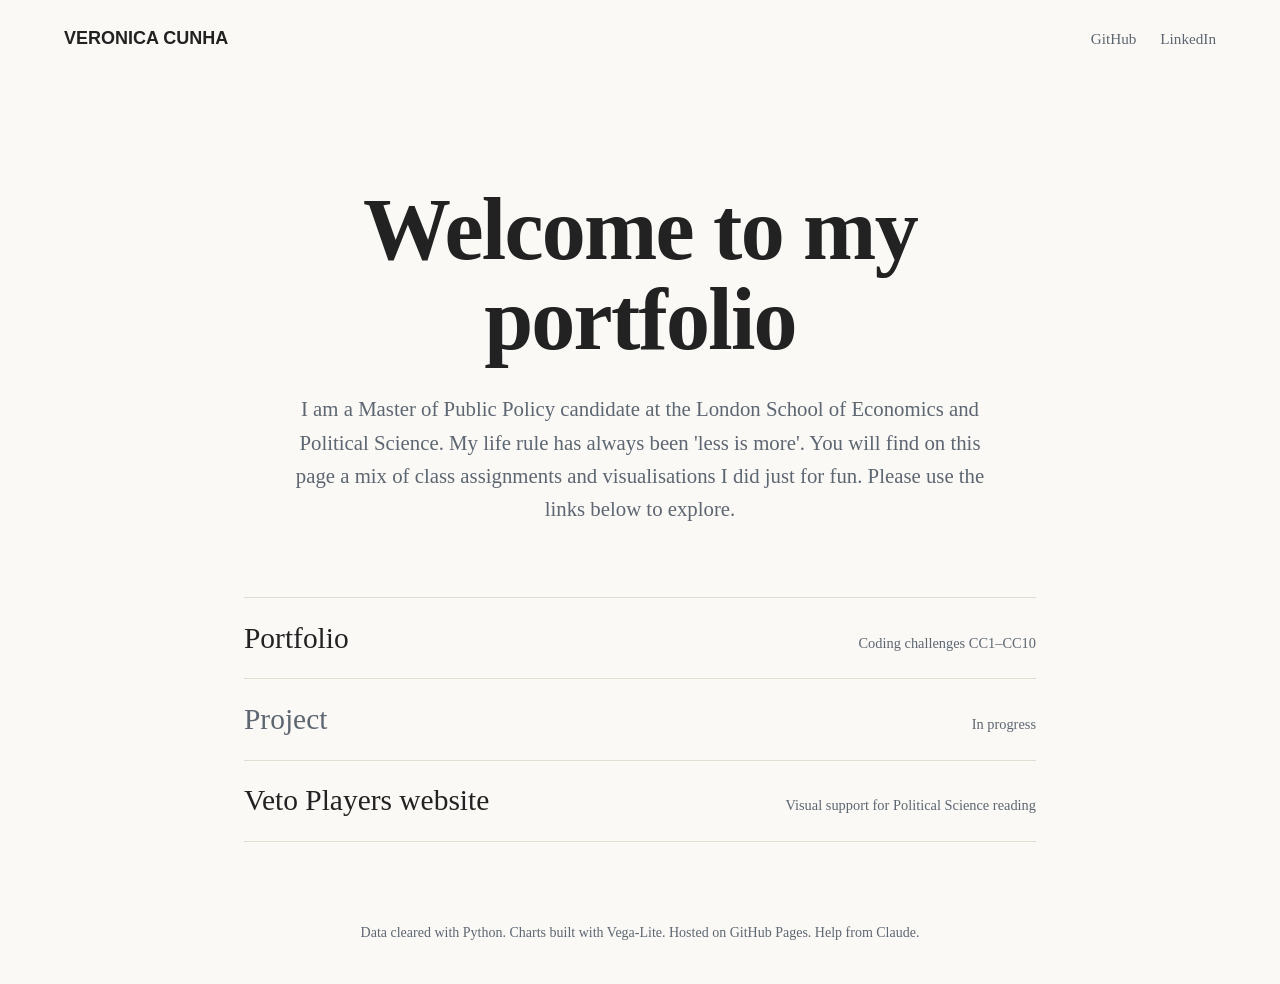
<file: index.html>
<!DOCTYPE html>
<html lang = "en">

<!-- Richard Davies, Data Science -->

<!-- CODING LESSON NUMBER 1 -->
<!-- Commenting your code is vital, vital, vital -->

<!-- This is how you add comments to HTML -->

<!-- You can also include
multi - line comments
if you find that useful -->

<!-- To turn text into a comment, use the=is short-cut: CTRL & the "/" key (command + "/" on Mac)-->


<!-- HOW HTML WORKS - THE BASICS -->
<!-- HTML files have two fundamental parts. (1) The head, (2) The body -->

<!-- The head contains things that you do not see on the page -->

<head>
    <meta charset="utf-8">
    <meta name="viewport" content="width=device-width, initial-scale=1">
    <title>Veronica Cunha  |  Data Viz Portfolio </title>

<link rel="preconnect" href="https://fonts.googleapis.com">
<link rel="preconnect" href="https://fonts.gstatic.com" crossorigin>
<link href="https://fonts.googleapis.com/css2?family=Newsreader:opsz,wght@6..72,500;6..72,600&family=Public+Sans:wght@400;600&display=swap" rel="stylesheet">
    
<style>
    
    /* ---------- Colours and fonts: change these to restyle the whole page ---------- */
    :root {
      color-scheme: light;
      --paper: #FAF9F6;
      --ink: #222222;
      --muted: #5d6671;
      --rule: #e0ddd3;
      --accent: #24527a;
      --serif: Georgia, "Times New Roman", serif;
      --name: "Lucida Sans", "Lucida Sans Unicode", "Lucida Grande", sans-serif;;
    }
    @media (prefers-color-scheme: dark) {
      :root {
        color-scheme: dark;
        --paper: #15181c;
        --ink: #e6e8eb;
        --muted: #9aa3ad;
        --rule: #30363d;
        --accent: #8cb6dc;
      }
    }

    * { box-sizing: border-box; }
    body {
      margin: 0;
      background: var(--paper);
      color: var(--ink);
      font-family: var(--serif);
      font-size: 1.0625rem;
      line-height: 1.6;
    }
    a { color: inherit; }
    a:focus-visible {
      outline: 2px solid var(--accent);
      outline-offset: 4px;
      border-radius: 2px;
    }

/* ---------- Top bar: name on the left, profile links on the right ---------- */
    .site-header {
      display: flex;
      justify-content: space-between;
      align-items: baseline;
      flex-wrap: wrap;
      gap: 0.5rem 1.5rem;
      padding: 1.5rem clamp(1.25rem, 5vw, 4rem);
    }
    .site-name {
      font-family: var(--name);
      font-weight: 600;
      font-size: 1.125rem;
      text-decoration: none;
    }
    .site-links { display: flex; gap: 1.5rem; font-size: 0.95rem; }
    .site-links a { color: var(--muted); text-decoration: none; }
    .site-links a:hover {
      color: var(--ink);
      text-decoration: underline;
      text-underline-offset: 4px;
    }

/* ------- Footer ------------ */

    .site-footer {
  text-align: center;
  color: var(--muted);
  font-size: 0.875rem;
  padding: 5rem 1.25rem 2.5rem;
}
@media (max-width: 30rem) {
  .page-row { flex-direction: column; gap: 0.2rem; }
}
@media (prefers-reduced-motion: reduce) {
  .page-title { transition: none; }
}
    
/* ---------- Welcome: the one big moment on the page ---------- */
    .hero {
      max-width: 56rem;
      margin: 0 auto;
      padding: clamp(3rem, 12vh, 7.5rem) 1.25rem clamp(2.5rem, 8vh, 4.5rem);
      text-align: center;
    }
    .hero h1 {
      font-family: var(--serif);
      font-weight: 600;
      font-size: clamp(2.75rem, 1.9rem + 4.6vw, 5.5rem);
      line-height: 1.02;
      letter-spacing: -0.02em;
      margin: 0 0 1.75rem;
    }
    .hero p {
      max-width: 44rem;
      margin: 0 auto;
      color: var(--muted);
      font-size: clamp(1.125rem, 1rem + 0.4vw, 1.3rem);
      line-height: 1.6;
    }

    /* ---------- Ruled list of pages ---------- */
    .pages {
      max-width: 52rem;
      margin: 0 auto;
      padding: 0 1.25rem;
    }
    .pages ul {
      list-style: none;
      margin: 0;
      padding: 0;
      border-bottom: 1px solid var(--rule);
    }
    .pages li { border-top: 1px solid var(--rule); }
    .page-row {
      display: flex;
      justify-content: space-between;
      align-items: baseline;
      gap: 1rem;
      padding: 1.4rem 0;
      text-decoration: none;
    }
    .page-title {
      font-family: var(--serif);
      font-weight: 500;
      font-size: clamp(1.4rem, 1.2rem + 0.8vw, 1.85rem);
      line-height: 1.2;
      /* underline that draws in from the left on hover */
      background-image: linear-gradient(currentColor, currentColor);
      background-repeat: no-repeat;
      background-position: 0 100%;
      background-size: 0% 1px;
      transition: background-size 0.35s ease;
    }
    a.page-row:hover .page-title,
    a.page-row:focus-visible .page-title { background-size: 100% 1px; }
    .page-note {
      color: var(--muted);
      font-size: 0.9rem;
      white-space: nowrap;
    }
    .page-row.is-pending .page-title { color: var(--muted); }
  </style>
    </head>

<!-- The body contains thigs you see -->
<!-- Most elements both open and close, with the content in the middle -->
<!-- Indenting is optional, but helps with readability -->

<body>

<header class="site-header">
    <a class="site-name" href="index.html">VERONICA CUNHA</a>
    <nav class="site-links" aria-label="Profiles">
      <a href="https://github.com/vsccunha" target="_blank" rel="noopener">GitHub</a>
      <a href="https://www.linkedin.com/in/veronicasccunha/" target="_blank" rel="noopener">LinkedIn</a>
    </nav>
  </header>

<main>
    <section class="hero">
      <h1>Welcome to my portfolio</h1>
      <!-- Write this yourself: a few sentences on who you are,
           what you study, and what visitors will find here. -->
      <p>I am a Master of Public Policy candidate at the London School of Economics and Political Science.
          My life rule has always been 'less is more'.
          You will find on this page a mix of class assignments and visualisations I did just for fun.
          Please use the links below to explore.</p>
    </section>

    <nav class="pages" aria-label="Pages on this site">
      <ul>
        <li>
          <a class="page-row" href="portfolio.html">
            <span class="page-title">Portfolio</span>
            <span class="page-note">Coding challenges CC1–CC10</span>
          </a>
        </li>
        <li>
          <!-- When project.html exists, replace this <div> with:
               <a class="page-row" href="project.html">
                 <span class="page-title">Project</span>
                 <span class="page-note">YOUR PROJECT TITLE</span>
               </a>  -->
          <div class="page-row is-pending">
            <span class="page-title">Project</span>
            <span class="page-note">In progress</span>
          </div>
        </li>
        <li>
          <a class="page-row" href="401-veto-players-unanimity-core.html">
            <span class="page-title">Veto Players website</span>
            <span class="page-note">Visual support for Political Science reading</span>
          </a>
        </li>
        <!-- Add more pages by copying one <li> block -->
      </ul>
    </nav>
  </main>
<footer class="site-footer">
    Data cleared with Python. Charts built with Vega-Lite. Hosted on GitHub Pages. Help from Claude.
  </footer>
  
</body>
</html>
</file>
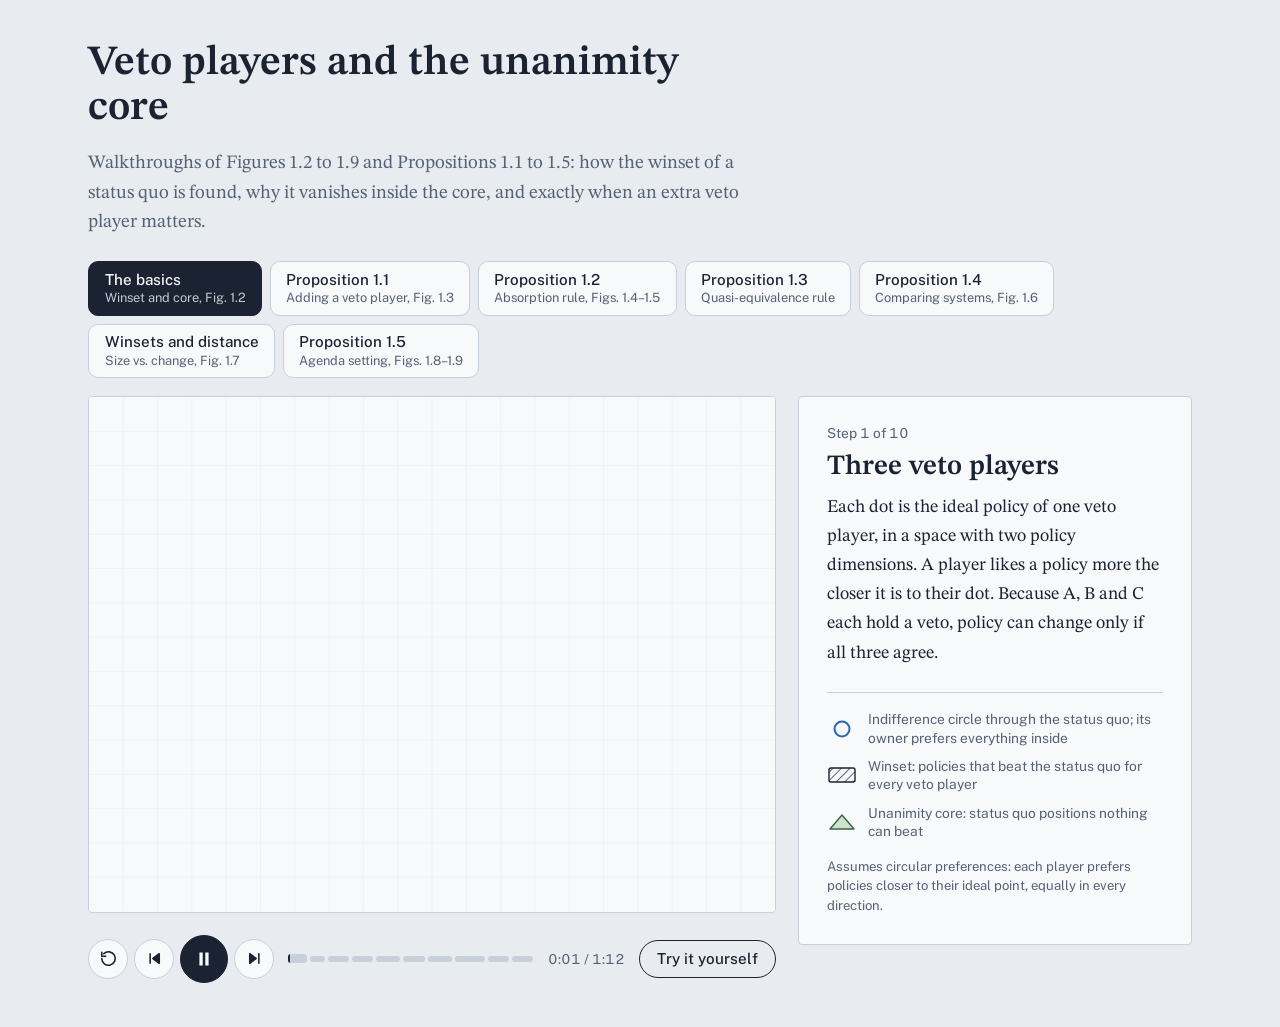
<file: 401-veto-players-unanimity-core.html>
<!doctype html>
<html lang="en">
<head>
<meta charset="utf-8">
<meta name="viewport" content="width=device-width, initial-scale=1, viewport-fit=cover">
<title>Veto players and the unanimity core</title>
<link rel="preconnect" href="https://fonts.googleapis.com">
<link rel="preconnect" href="https://fonts.gstatic.com" crossorigin>
<link href="https://fonts.googleapis.com/css2?family=Public+Sans:wght@400;500;600&family=STIX+Two+Text:ital,wght@0,400;0,600;1,400;1,600&display=swap" rel="stylesheet">
<style>
:root{
  --paper:#E8ECF1; --panel:#F8F9FB; --ink:#1B2232; --ink-soft:#566175; --rule:#C7CFDA; --grid:#E3E8EE;
  --a:#2B68AD; --b:#A4651A; --c:#8A3A7D; --d:#1C7F70; --e:#5157C2; --veto:#C4352B;
  --core:#CFE2D0; --core-ink:#386543; --core-book:#D4D6DA; --wa-book:#A7ABB2; --wb-book:#D9DBDF;
  --serif:"STIX Two Text","Cambria Math",Cambria,Georgia,serif;
  --sans:"Public Sans",system-ui,-apple-system,"Segoe UI",Roboto,sans-serif;
  color-scheme:light;
  box-sizing:border-box;
  padding-top:env(safe-area-inset-top,0px);
  padding-bottom:env(safe-area-inset-bottom,0px);
}
@media (prefers-color-scheme: dark){
  :root:not([data-theme="light"]){
    --paper:#11161E; --panel:#1A202A; --ink:#E5E9EF; --ink-soft:#9BA5B6; --rule:#2F3746; --grid:#222936;
    --a:#72A9E8; --b:#E1A456; --c:#D088C1; --d:#4DC3AE; --e:#9DA1F2; --veto:#F2695D;
    --core:#263B2C; --core-ink:#93C9A0; --core-book:#3A404A; --wa-book:#5B626D; --wb-book:#343A44;
    color-scheme:dark;
  }
}
:root[data-theme="dark"]{
  --paper:#11161E; --panel:#1A202A; --ink:#E5E9EF; --ink-soft:#9BA5B6; --rule:#2F3746; --grid:#222936;
  --a:#72A9E8; --b:#E1A456; --c:#D088C1; --d:#4DC3AE; --e:#9DA1F2; --veto:#F2695D;
  --core:#263B2C; --core-ink:#93C9A0; --core-book:#3A404A; --wa-book:#5B626D; --wb-book:#343A44;
  color-scheme:dark;
}
*,*::before,*::after{box-sizing:inherit}
html{scroll-padding-top:env(safe-area-inset-top,0px)}
body{margin:0;background:var(--paper);color:var(--ink);font-family:var(--sans);-webkit-font-smoothing:antialiased;text-rendering:optimizeLegibility}
main{max-width:1180px;margin:0 auto;padding:clamp(18px,3.2vw,44px) clamp(14px,3vw,40px) 44px}
header{max-width:68ch;margin-bottom:clamp(14px,2.2vw,24px)}
h1{font-family:var(--serif);font-weight:600;font-size:clamp(1.65rem,1.1rem + 2.1vw,2.6rem);line-height:1.08;margin:0 0 .45em}
header p{font-family:var(--serif);font-size:clamp(1.02rem,.96rem + .3vw,1.18rem);line-height:1.55;color:var(--ink-soft);margin:0}

.tabs{display:flex;flex-wrap:wrap;gap:8px;margin:0 0 clamp(12px,1.6vw,18px)}
.tab{font:500 .95rem var(--sans);padding:.5em 1em .55em;border-radius:10px;border:1px solid var(--rule);background:var(--panel);color:var(--ink);cursor:pointer;display:flex;flex-direction:column;align-items:flex-start;gap:.1em;text-align:left;line-height:1.25}
.tab-s{font-size:.8rem;font-weight:400;color:var(--ink-soft)}
.tab[aria-selected="true"] .tab-s{color:inherit;opacity:.78}
.tab:hover{border-color:var(--ink-soft)}
.tab[aria-selected="true"]{background:var(--ink);border-color:var(--ink);color:var(--panel)}

.stage{display:grid;gap:clamp(12px,1.8vw,22px);grid-template-columns:minmax(0,1fr);grid-template-areas:"fig" "ctl" "cap"}
@media (min-width:880px){
  .stage{grid-template-columns:minmax(0,1.75fr) minmax(290px,1fr);grid-template-areas:"fig cap" "ctl cap";grid-template-rows:auto 1fr;align-items:start}
}
.figure{grid-area:fig;position:relative;background:var(--panel);border:1px solid var(--rule);border-radius:4px;overflow:hidden}
.figure svg{display:block;width:100%;height:auto;max-width:100%}
.figure.explore svg{touch-action:none}
.readout{position:absolute;left:12px;bottom:10px;font-family:var(--serif);font-size:clamp(.95rem,.8rem + .55vw,1.22rem);padding:.18em .62em .22em;background:var(--panel);border:1px solid var(--rule);border-radius:3px;opacity:0;pointer-events:none;white-space:nowrap;max-width:calc(100% - 24px);overflow:hidden;text-overflow:ellipsis}

.caption{grid-area:cap;background:var(--panel);border:1px solid var(--rule);border-radius:4px;padding:clamp(18px,2.2vw,28px)}
.step{font-size:.86rem;color:var(--ink-soft);margin:0 0 .6rem;font-variant-numeric:tabular-nums}
.caption h2{font-family:var(--serif);font-weight:600;font-size:clamp(1.35rem,1.12rem + .8vw,1.75rem);line-height:1.18;margin:0 0 .6rem}
.caption .body{font-family:var(--serif);font-size:1.12rem;line-height:1.62;margin:0;max-width:60ch}
.cap-text{transition:opacity .18s ease}
.explore-tools{display:flex;flex-wrap:wrap;gap:8px;margin-top:1rem}
.explore-tools[hidden]{display:none}
.tool-btn{font:500 .9rem var(--sans);padding:.5em 1em;border-radius:999px;border:1px solid var(--rule);background:transparent;color:var(--ink);cursor:pointer}
.tool-btn:hover{border-color:var(--ink-soft)}
.legend{margin-top:1.5rem;padding-top:1.1rem;border-top:1px solid var(--rule);display:grid;gap:.6rem;font-size:.86rem;line-height:1.35;color:var(--ink-soft)}
.legend div{display:flex;align-items:center;gap:.65rem}
.legend div[hidden]{display:none}
.legend svg{flex:none}
.note{font-size:.82rem;line-height:1.5;color:var(--ink-soft);margin:1rem 0 0}

.controls{grid-area:ctl;display:flex;flex-wrap:wrap;align-items:center;gap:10px 14px}
.btns{display:flex;align-items:center;gap:6px}
.icon-btn{width:40px;height:40px;border-radius:50%;border:1px solid var(--rule);background:var(--panel);color:var(--ink);display:grid;place-items:center;cursor:pointer;padding:0}
.icon-btn.primary{width:48px;height:48px;background:var(--ink);border-color:var(--ink);color:var(--panel)}
.icon-btn:hover{border-color:var(--ink-soft)}
.track{flex:1 1 240px;display:flex;align-items:center;gap:3px;height:30px;cursor:pointer;touch-action:none;min-width:180px}
.seg{flex:var(--d) 1 0;min-width:5px;height:6px;border:0;padding:0;border-radius:3px;background:var(--rule);position:relative;overflow:hidden;cursor:pointer;transition:height .15s}
.seg span{position:absolute;inset:0 auto 0 0;width:0;background:var(--ink)}
.seg.cur{height:9px}
.track.dim .seg span{background:var(--ink-soft)}
.time{font-size:.86rem;color:var(--ink-soft);font-variant-numeric:tabular-nums;min-width:8ch}
.explore-btn{font:500 .95rem var(--sans);padding:.62em 1.15em;border-radius:999px;border:1px solid var(--ink);background:transparent;color:var(--ink);cursor:pointer}
.explore-btn.ready,.explore-btn[aria-pressed="true"]{background:var(--ink);color:var(--panel)}
button:focus-visible{outline:2px solid var(--a);outline-offset:3px}

/* figure */
.gridline{stroke:var(--grid);stroke-width:1}
.tri{fill:var(--core);stroke:var(--core-ink);stroke-width:1.6;stroke-linejoin:round;stroke-dasharray:6 6}
.tri.solid{stroke-dasharray:none}
.hullg{fill:none;stroke:var(--ink);stroke-width:1.7;stroke-dasharray:8 6;stroke-linejoin:round}
.disc{stroke:none}
.disc.A,.dot.A{fill:var(--a)} .disc.B,.dot.B{fill:var(--b)} .disc.C,.dot.C{fill:var(--c)} .disc.D,.dot.D{fill:var(--d)} .disc.E,.dot.E{fill:var(--e)}
.ring{fill:none;stroke-width:2.3;stroke-linecap:round}
.ring.A{stroke:var(--a)} .ring.B{stroke:var(--b)} .ring.C{stroke:var(--c)} .ring.D{stroke:var(--d)} .ring.E{stroke:var(--e)} .ring.R{stroke:var(--ink-soft);stroke-width:1.8}
.radius{stroke:var(--ink-soft);stroke-width:1.6;stroke-dasharray:4 5;fill:none}
.guide{stroke:var(--ink-soft);stroke-width:1.5;stroke-dasharray:2 6;stroke-linecap:round;fill:none}
.edge{stroke:var(--core-ink);stroke-width:1.3}
.axis{stroke:var(--ink-soft);stroke-width:1.6}
.coreseg{stroke:var(--core-ink);stroke-width:8;stroke-linecap:round}
.pointer{stroke:var(--ink);stroke-width:1.6}
.hline{stroke:var(--ink);stroke-width:1.8;stroke-dasharray:11 7}
.perp{stroke:var(--ink);stroke-width:1.5;stroke-dasharray:4 4}
.tick{stroke:var(--ink);stroke-width:1.6;fill:none}
.wf-a{fill:var(--a);fill-opacity:.45} .wo-a{fill:none;stroke:var(--a);stroke-width:2.2;stroke-linejoin:round}
.wf-b{fill:var(--b);fill-opacity:.22} .wo-b{fill:none;stroke:var(--b);stroke-width:2;stroke-linejoin:round}
.polyA{fill:var(--a);stroke:var(--a);stroke-width:1.8;stroke-linejoin:round}
.polyB{fill:var(--b);stroke:var(--b);stroke-width:1.8;stroke-linejoin:round}
.hring{fill:none;stroke:var(--core-ink);stroke-width:2.4;stroke-dasharray:4 3}
.cand{fill:var(--ink)} .candhl{fill:var(--veto)} .sdot{fill:var(--a);fill-opacity:.7}
.dist{stroke:var(--veto);stroke-width:2.2}
.caxis{stroke:var(--ink);stroke-width:1.4}
.meanline{stroke:var(--ink);stroke-width:3.6;stroke-linecap:round}
.regline{stroke:var(--a);stroke-width:2.6}
.regline2{stroke:var(--c);stroke-width:2.6}
.resid{stroke:var(--ink-soft);stroke-width:1}
.varbar{stroke:var(--b);stroke-width:5;stroke-linecap:round}
.seg9{stroke:var(--ink);stroke-width:1.5}
.polyHatch{fill:url(#hatch);stroke:var(--ink);stroke-width:1.4}
.clbl{font-family:var(--sans);font-size:16px;fill:var(--ink-soft);paint-order:stroke;stroke:var(--panel);stroke-width:4px;stroke-linejoin:round}
.ctitle{font-family:var(--serif);font-style:italic;font-size:22px;fill:var(--ink);paint-order:stroke;stroke:var(--panel);stroke-width:5px;stroke-linejoin:round}
.figure.book .wf-a{fill:var(--wa-book);fill-opacity:1} .figure.book .wf-b{fill:var(--wb-book);fill-opacity:1}
.figure.book .wo-a,.figure.book .wo-b{stroke:var(--ink);stroke-width:1.4}
.figure.book .polyA,.figure.book .polyB{stroke:var(--ink);fill-opacity:0 !important}
.w-cross{fill:url(#hatchX)}
.ptdot{fill:var(--ink)}
.ptl{font-family:var(--serif);font-style:italic;font-size:22px;fill:var(--ink);paint-order:stroke;stroke:var(--panel);stroke-width:6px;stroke-linejoin:round}
.w-under{fill:var(--panel)}
.w-hatch{fill:url(#hatch)}
.w-out{fill:none;stroke:var(--ink);stroke-width:3;stroke-linejoin:round}
.g-hatch{fill:url(#hatchV)}
.g-out{fill:none;stroke:var(--veto);stroke-width:1.6;stroke-dasharray:5 4;stroke-linejoin:round}
.dot{stroke:var(--panel);stroke-width:2.5}
.lbl,.wl,.vt,.sql,.vlabel{paint-order:stroke;stroke:var(--panel);stroke-linejoin:round}
.lbl{font-family:var(--serif);font-style:italic;font-size:27px;stroke-width:6px}
.lbl.A{fill:var(--a)} .lbl.B{fill:var(--b)} .lbl.C{fill:var(--c)} .lbl.D{fill:var(--d)} .lbl.E{fill:var(--e)}
.sql{font-family:var(--serif);font-style:italic;font-size:23px;fill:var(--ink);stroke-width:6px}
.wl{font-family:var(--serif);font-style:italic;font-weight:600;font-size:24px;fill:var(--ink);stroke-width:7px}
.vlabel{font-family:var(--sans);font-weight:600;font-size:16px;fill:var(--veto);stroke-width:5px}
.vt{font-family:var(--sans);font-weight:600;font-size:15px;fill:var(--veto);stroke-width:5px}
.sqring{fill:var(--panel);stroke:var(--ink);stroke-width:2.3}
.sqdot{fill:var(--ink)}
.arrow-line{stroke:var(--ink);stroke-width:2.6;stroke-linecap:round}
.vring{fill:none;stroke:var(--veto);stroke-width:2.6}
.hit{fill:transparent;stroke:none;cursor:grab}
.hit:active{cursor:grabbing}
.figure:not(.explore) .hit{pointer-events:none}
.hit:focus{outline:none}
.hit:focus-visible{stroke:var(--a);stroke-width:2;stroke-dasharray:3 3}
.figlegend text{font-family:var(--sans);font-size:17px;fill:var(--ink)}
.lg-core{fill:var(--core-book);stroke:var(--ink);stroke-width:1.2}
.lg-win{stroke:var(--ink);stroke-width:1.2}

.figure .ring,.figure .tri,.figure .dot,.figure .lbl,.figure .edge,.figure .axis{transition:stroke .9s ease,fill .9s ease}
.figure.book .ring{stroke:var(--ink);stroke-width:1.7}
.figure.book .tri{fill:var(--core-book);stroke:var(--ink)}
.figure.book .edge,.figure.book .axis{stroke:var(--ink)}
.figure.book .dot{fill:var(--ink)}
.figure.book .lbl{fill:var(--ink)}

@media (max-width:600px){
  .lbl{font-size:36px;stroke-width:7px} .sql{font-size:31px;stroke-width:7px} .wl{font-size:31px;stroke-width:8px}
  .vt{font-size:20px} .vlabel{font-size:21px} .figlegend text{font-size:25px} .ptl{font-size:29px;stroke-width:7px}
  .clbl{font-size:22px} .ctitle{font-size:28px}
  .readout{font-size:.86rem;left:8px;bottom:7px}
}
@media (prefers-reduced-motion: reduce){
  .cap-text,.seg,.figure .ring,.figure .tri,.figure .dot,.figure .lbl,.figure .edge,.figure .axis{transition:none}
}
</style>
</head>
<body>
<main>
  <header>
    <h1>Veto players and the unanimity core</h1>
    <p>Walkthroughs of Figures 1.2 to 1.9 and Propositions 1.1 to 1.5: how the winset of a status quo is found, why it vanishes inside the core, and exactly when an extra veto player matters.</p>
  </header>

  <div class="tabs" role="tablist" aria-label="Figure" id="tabs"></div>

  <div class="stage">
    <div class="figure" id="figure">
      <svg id="fig" viewBox="0 0 800 600" role="img" aria-label="Diagram of veto players with indifference circles drawn through the status quo">
        <defs id="defs">
          <pattern id="hatch" width="8" height="8" patternUnits="userSpaceOnUse" patternTransform="rotate(45)">
            <line x1="0" y1="0" x2="0" y2="8" stroke="var(--ink)" stroke-width="1.7"/>
          </pattern>
          <pattern id="hatchV" width="7" height="7" patternUnits="userSpaceOnUse" patternTransform="rotate(-45)">
            <line x1="0" y1="0" x2="0" y2="7" stroke="var(--veto)" stroke-width="1.5"/>
          </pattern>
          <pattern id="hatchX" width="9" height="9" patternUnits="userSpaceOnUse" patternTransform="rotate(45)">
            <line x1="0" y1="0" x2="0" y2="9" stroke="var(--ink)" stroke-width="1.5"/>
            <line x1="0" y1="0" x2="9" y2="0" stroke="var(--ink)" stroke-width="1.5"/>
          </pattern>
          <marker id="headP" viewBox="0 0 10 10" refX="8" refY="5" markerWidth="7" markerHeight="7" orient="auto-start-reverse">
            <path d="M0 0L10 5L0 10z" fill="var(--ink)"/>
          </marker>
          <marker id="head" viewBox="0 0 10 10" refX="7" refY="5" markerWidth="5" markerHeight="5" orient="auto-start-reverse">
            <path d="M0 0L10 5L0 10z" fill="var(--ink)"/>
          </marker>
        </defs>
        <rect width="800" height="600" fill="var(--panel)"/>
        <g id="grid"></g>
        <g id="sceneG">
        <polygon id="core" class="tri"/>
        <g id="discLayer"></g>
        <g id="winLayer"></g>
        <g id="polyLayer"></g>
        <g id="dotLayer"></g>
        <g id="ringLayer"></g>
        <polygon id="hullGuide" class="hullg"/>
        <g id="lineLayer"></g>
        <g id="ptLayer"></g>
        <g id="labelLayer"></g>
        <g id="arrow"><line id="arrowLine" class="arrow-line" marker-end="url(#head)"/></g>
        <g id="playerLayer"></g>
        <g id="markerLayer"></g>
        <circle id="hitSQ" class="hit" r="24" tabindex="-1" aria-label="Status quo. Use the arrow keys to move it."/>
        </g>
        <g id="figLegend" class="figlegend"></g>
      </svg>
      <div class="readout" id="readout" aria-hidden="true"></div>
    </div>

    <div class="controls">
      <div class="btns">
        <button class="icon-btn" id="restartBtn" aria-label="Restart walkthrough" title="Restart">
          <svg viewBox="0 0 24 24" width="19" height="19" fill="none" stroke="currentColor" stroke-width="2" stroke-linecap="round" stroke-linejoin="round" aria-hidden="true"><path d="M3.5 12a8.5 8.5 0 1 0 2.6-6.1"/><path d="M3.5 4.2v5h5"/></svg>
        </button>
        <button class="icon-btn" id="prevBtn" aria-label="Previous step" title="Previous step">
          <svg viewBox="0 0 24 24" width="19" height="19" fill="none" stroke="currentColor" stroke-width="2" stroke-linecap="round" stroke-linejoin="round" aria-hidden="true"><path d="M18 6l-8 6 8 6z" fill="currentColor"/><path d="M6.5 6v12"/></svg>
        </button>
        <button class="icon-btn primary" id="playBtn" aria-label="Play" title="Play (space)">
          <svg id="playIcon" viewBox="0 0 24 24" width="22" height="22" aria-hidden="true"><path d="M8 5l11 7-11 7z" fill="currentColor"/></svg>
        </button>
        <button class="icon-btn" id="nextBtn" aria-label="Next step" title="Next step">
          <svg viewBox="0 0 24 24" width="19" height="19" fill="none" stroke="currentColor" stroke-width="2" stroke-linecap="round" stroke-linejoin="round" aria-hidden="true"><path d="M6 6l8 6-8 6z" fill="currentColor"/><path d="M17.5 6v12"/></svg>
        </button>
      </div>
      <div class="track" id="track" aria-label="Steps"></div>
      <span class="time" id="time" aria-hidden="true"></span>
      <button class="explore-btn" id="exploreBtn" aria-pressed="false">Try it yourself</button>
    </div>

    <section class="caption" aria-live="polite">
      <div class="cap-text" id="capText">
        <p class="step" id="stepLabel"></p>
        <h2 id="capTitle"></h2>
        <p class="body" id="capBody"></p>
      </div>
      <div class="explore-tools" id="exploreTools" hidden>
        <button class="tool-btn" id="toggleDBtn">Add D</button>
        <button class="tool-btn" id="resetBtn">Reset points</button>
      </div>
      <div class="legend">
        <div id="legendRing">
          <svg width="30" height="20" viewBox="0 0 30 20" aria-hidden="true"><circle cx="15" cy="10" r="7.5" fill="none" stroke="var(--a)" stroke-width="2"/></svg>
          <span>Indifference circle through the status quo; its owner prefers everything inside</span>
        </div>
        <div id="legendWA" hidden>
          <svg width="30" height="20" viewBox="0 0 30 20" aria-hidden="true"><rect x="2" y="3" width="26" height="14" rx="2" fill="var(--a)" fill-opacity=".45" stroke="var(--a)" stroke-width="1.4"/></svg>
          <span>W(A): changes all of A₁ to A₃ prefer to the status quo</span>
        </div>
        <div id="legendWB" hidden>
          <svg width="30" height="20" viewBox="0 0 30 20" aria-hidden="true"><rect x="2" y="3" width="26" height="14" rx="2" fill="var(--b)" fill-opacity=".22" stroke="var(--b)" stroke-width="1.4"/></svg>
          <span>W(B): changes all of B₁ to B₅ prefer to the status quo</span>
        </div>
        <div id="legendEsc" hidden>
          <svg width="30" height="20" viewBox="0 0 30 20" aria-hidden="true"><defs><pattern id="hatchVL2" width="5" height="5" patternUnits="userSpaceOnUse" patternTransform="rotate(-45)"><line x1="0" y1="0" x2="0" y2="5" stroke="var(--veto)" stroke-width="1.3"/></pattern></defs><rect x="2" y="3" width="26" height="14" rx="2" fill="url(#hatchVL2)" stroke="var(--veto)" stroke-width="1.3" stroke-dasharray="4 3"/></svg>
          <span>Part of W(A) that falls outside W(B)</span>
        </div>
        <div id="legendHatch">
          <svg width="30" height="20" viewBox="0 0 30 20" aria-hidden="true"><defs><pattern id="hatchL" width="6" height="6" patternUnits="userSpaceOnUse" patternTransform="rotate(45)"><line x1="0" y1="0" x2="0" y2="6" stroke="var(--ink)" stroke-width="1.4"/></pattern></defs><rect x="2" y="3" width="26" height="14" rx="2" fill="url(#hatchL)" stroke="var(--ink)" stroke-width="1.4"/></svg>
          <span>Winset: policies that beat the status quo for every veto player</span>
        </div>
        <div id="legendCross" hidden>
          <svg width="30" height="20" viewBox="0 0 30 20" aria-hidden="true"><defs><pattern id="hatchXL" width="6" height="6" patternUnits="userSpaceOnUse" patternTransform="rotate(45)"><line x1="0" y1="0" x2="0" y2="6" stroke="var(--ink)" stroke-width="1.2"/><line x1="0" y1="0" x2="6" y2="0" stroke="var(--ink)" stroke-width="1.2"/></pattern></defs><rect x="2" y="3" width="26" height="14" rx="2" fill="url(#hatchXL)" stroke="var(--ink)" stroke-width="1.4"/></svg>
          <span id="legendCrossText">Cross-hatched: W(ABC), the winset when A, B and C are all veto players</span>
        </div>
        <div id="legendVeto" hidden>
          <svg width="30" height="20" viewBox="0 0 30 20" aria-hidden="true"><defs><pattern id="hatchVL" width="5" height="5" patternUnits="userSpaceOnUse" patternTransform="rotate(-45)"><line x1="0" y1="0" x2="0" y2="5" stroke="var(--veto)" stroke-width="1.3"/></pattern></defs><rect x="2" y="3" width="26" height="14" rx="2" fill="url(#hatchVL)" stroke="var(--veto)" stroke-width="1.3" stroke-dasharray="4 3"/></svg>
          <span>Vetoed by the newly added veto player: in the old winset, but not the new one</span>
        </div>
        <div id="legendCand" hidden>
          <svg width="30" height="20" viewBox="0 0 30 20" aria-hidden="true"><circle cx="9" cy="10" r="3.5" fill="var(--ink)"/><circle cx="20" cy="10" r="3.5" fill="var(--ink)"/></svg>
          <span>Dots: possible replacements SQ′; the dashed circle marks the farthest any of them can be</span>
        </div>
        <div id="legendSetter" hidden>
          <svg width="30" height="20" viewBox="0 0 30 20" aria-hidden="true"><circle cx="15" cy="10" r="7.5" fill="none" stroke="var(--c)" stroke-width="2" stroke-dasharray="4 3"/></svg>
          <span>Dashed circle: the agenda setter’s indifference circle through his proposal</span>
        </div>
        <div id="legendCore">
          <svg width="30" height="20" viewBox="0 0 30 20" aria-hidden="true"><path d="M3 17L15 3L27 17z" fill="var(--core)" stroke="var(--core-ink)" stroke-width="1.4" stroke-linejoin="round"/></svg>
          <span>Unanimity core: status quo positions nothing can beat</span>
        </div>
      </div>
      <p class="note">Assumes circular preferences: each player prefers policies closer to their ideal point, equally in every direction.</p>
    </section>
  </div>
</main>

<script>
(() => {
  const NS = 'http://www.w3.org/2000/svg';
  const $ = id => document.getElementById(id);
  const W = 800, H = 600;

  // ---------- helpers ----------
  const clamp = (v, a = 0, b = 1) => Math.max(a, Math.min(b, v));
  const prog = (t, a, b) => clamp((t - a) / (b - a));
  const ease = p => p < .5 ? 4 * p * p * p : 1 - Math.pow(-2 * p + 2, 3) / 2;
  const easeOutBack = p => { if (p <= 0) return 0; const c1 = 1.70158, c3 = c1 + 1; return 1 + c3 * Math.pow(p - 1, 3) + c1 * Math.pow(p - 1, 2); };
  const dist = (p, q) => Math.hypot(p.x - q.x, p.y - q.y);
  const lerpPt = (p, q, m) => ({ x: p.x + (q.x - p.x) * m, y: p.y + (q.y - p.y) * m });
  const unit = v => { const n = Math.hypot(v.x, v.y) || 1; return { x: v.x / n, y: v.y / n }; };
  const set = (el, a) => { for (const k in a) el.setAttribute(k, a[k]); };
  const mk = (tag, attrs, parent) => { const e = document.createElementNS(NS, tag); if (attrs) set(e, attrs); if (parent) parent.appendChild(e); return e; };
  const fmt = s => { s = Math.max(0, Math.round(s)); return Math.floor(s / 60) + ':' + String(s % 60).padStart(2, '0'); };
  const meanPt = pts => ({ x: pts.reduce((s, p) => s + p.x, 0) / pts.length, y: pts.reduce((s, p) => s + p.y, 0) / pts.length });
  const foot = (p, a, c) => { const dx = c.x - a.x, dy = c.y - a.y, k = ((p.x - a.x) * dx + (p.y - a.y) * dy) / (dx * dx + dy * dy); return { x: a.x + k * dx, y: a.y + k * dy }; };
  const reflect = (p, a, c) => { const f = foot(p, a, c); return { x: 2 * f.x - p.x, y: 2 * f.y - p.y }; };

  function hull(pts) {
    const P = pts.map(p => ({ x: p.x, y: p.y })).sort((a, b) => a.x - b.x || a.y - b.y);
    if (P.length < 3) return P;
    const cross = (o, a, b) => (a.x - o.x) * (b.y - o.y) - (a.y - o.y) * (b.x - o.x);
    const lo = []; for (const p of P) { while (lo.length >= 2 && cross(lo[lo.length - 2], lo[lo.length - 1], p) <= 0.5) lo.pop(); lo.push(p); }
    const up = []; for (let i = P.length - 1; i >= 0; i--) { const p = P[i]; while (up.length >= 2 && cross(up[up.length - 2], up[up.length - 1], p) <= 0.5) up.pop(); up.push(p); }
    up.pop(); lo.pop(); return lo.concat(up);
  }
  function inHull(p, pts) {
    const h = hull(pts); if (h.length < 3) return false;
    let pos = false, neg = false;
    for (let i = 0; i < h.length; i++) {
      const a = h[i], b = h[(i + 1) % h.length];
      const c = (b.x - a.x) * (p.y - a.y) - (b.y - a.y) * (p.x - a.x), tol = Math.hypot(b.x - a.x, b.y - a.y) * 0.3;
      if (c > tol) pos = true; if (c < -tol) neg = true;
    }
    return !(pos && neg);
  }
  // Every indifference circle passes through S, so in polar form around S each disc is
  // { S + s·u : 0 < s < 2·u·(centre − S) }. The winset is the pointwise minimum over the discs.
  function winsetGeom(centers, S) {
    const N = 540, pts = []; let any = false, minx = Infinity, maxx = -Infinity, maxr = 0, far = null;
    for (let i = 0; i < N; i++) {
      const th = 2 * Math.PI * i / N, dx = Math.cos(th), dy = Math.sin(th);
      let r = Infinity;
      for (const c of centers) { const v = 2 * (dx * (c.x - S.x) + dy * (c.y - S.y)); if (v < r) r = v; }
      if (!(r > 0.3)) r = 0; else any = true;
      const x = S.x + r * dx, y = S.y + r * dy;
      pts.push([x, y]); if (x < minx) minx = x; if (x > maxx) maxx = x;
      if (r > maxr) { maxr = r; far = { x, y }; }
    }
    if (!any) return { empty: true };
    let A2 = 0, cx = 0, cy = 0;
    for (let i = 0; i < N; i++) { const [x1, y1] = pts[i], [x2, y2] = pts[(i + 1) % N], c = x1 * y2 - x2 * y1; A2 += c; cx += (x1 + x2) * c; cy += (y1 + y2) * c; }
    const area = Math.abs(A2) / 2;
    if (area < 0.5) return { empty: true };
    return { empty: false, area, cx: cx / (3 * A2), cy: cy / (3 * A2), minx, maxx, maxr, far,
      d: 'M' + pts.map(p => p[0].toFixed(1) + ' ' + p[1].toFixed(1)).join('L') + 'Z' };
  }

  // ---------- geometry (laid out after the book's Figures 1.2 and 1.3) ----------
  const G = { A: { x: 417.3, y: 149.5 }, B: { x: 332.9, y: 325.1 }, C: { x: 579.5, y: 325.1 } };
  const SQ1 = { x: 549.5, y: 179.5 };
  const SQ2 = reflect(SQ1, G.A, G.C);            // the second crossing of A's and C's circles
  const D0 = { x: 500.6, y: 141.8 };              // D as placed in Figure 1.3
  const Dline = lerpPt(G.B, SQ1, 0.2);            // on the line from B to SQ1; its circle still encloses the whole lens
  const Dsur = { x: 640, y: 120 };                // beyond SQ1, so the four players surround it
  const Din = { x: 520, y: 300 };                 // inside the triangle ABC
  const Fd = foot(D0, G.A, G.C);
  const T = lerpPt(lerpPt(G.A, G.C, 0.5), D0, 0.65); // a status quo in the new strip ACD
  const K3 = ['A', 'B', 'C'];

  // ---------- static SVG ----------
  const svg = $('fig'), figure = $('figure'), defs = $('defs');
  const gridG = $('grid');
  for (let x = 40; x < W; x += 40) mk('line', { x1: x, y1: 0, x2: x, y2: H, class: 'gridline' }, gridG);
  for (let y = 40; y < H; y += 40) mk('line', { x1: 0, y1: y, x2: W, y2: y, class: 'gridline' }, gridG);

  function Pool(parent, make) { this.parent = parent; this.make = make; this.items = []; }
  Pool.prototype.get = function (i) {
    while (this.items.length <= i) { const it = this.make(this.items.length); this.parent.appendChild(it.root); this.items.push(it); }
    const it = this.items[i]; it.root.style.display = ''; return it;
  };
  Pool.prototype.hideFrom = function (n) { for (let i = n; i < this.items.length; i++) this.items[i].root.style.display = 'none'; };

  const discPool = new Pool($('discLayer'), () => ({ root: mk('circle', { class: 'disc' }) }));
  const ringPool = new Pool($('ringLayer'), () => ({ root: mk('circle', { class: 'ring' }) }));
  const linePool = new Pool($('lineLayer'), () => ({ root: mk('line') }));
  const labelPool = new Pool($('labelLayer'), () => ({ root: mk('text', { 'text-anchor': 'middle', dy: '0.35em' }) }));
  const winPool = new Pool($('winLayer'), i => {
    const cp = mk('clipPath', { id: 'wc' + i }, defs);
    const clipRect = mk('rect', { x: 0, y: 0, width: W, height: H }, cp);
    const root = mk('g', { 'clip-path': `url(#wc${i})` });
    return { root, clipRect, under: mk('path', {}, root), hatch: mk('path', {}, root), out: mk('path', {}, root) };
  });
  const ptPool = new Pool($('ptLayer'), () => {
    const root = mk('g');
    return { root, dot: mk('circle', { class: 'ptdot', r: 4.6 }, root), label: mk('text', { class: 'ptl', dy: '0.35em' }, root) };
  });
  const legendG = $('figLegend'); let legendKey = '';
  function renderLegend(items) {
    const key = items.map(i => i.join(':')).join('|');
    if (key === legendKey) return;
    legendKey = key; legendG.innerHTML = '';
    items.forEach(([sw, text], i) => {
      const y = 530 + i * 30;
      const r = mk('rect', { x: 24, y, width: 44, height: 17 }, legendG);
      if (sw === 'core') r.setAttribute('class', 'lg-core');
      else { r.setAttribute('class', 'lg-win'); r.setAttribute('fill', sw === 'cross' ? 'url(#hatchX)' : 'url(#hatch)'); }
      mk('text', { x: 80, y: y + 8.5, dy: '0.35em' }, legendG).textContent = text;
    });
  }
  const polyPool = new Pool($('polyLayer'), () => ({ root: mk('polygon') }));
  const dotPool = new Pool($('dotLayer'), () => ({ root: mk('circle') }));
  const markerPool = new Pool($('markerLayer'), () => {
    const root = mk('g');
    return { root, ring: mk('circle', { class: 'sqring' }, root), dot: mk('circle', { class: 'sqdot' }, root), label: mk('text', { class: 'sql', dy: '0.35em' }, root) };
  });

  const pl = {};
  function getPl(k, cls) {
    if (pl[k]) return pl[k];
    const root = mk('g', {}, $('playerLayer'));
    pl[k] = {
      root,
      hring: mk('circle', { class: 'hring', r: 16 }, root),
      vring: mk('circle', { class: 'vring', r: 17 }, root),
      vtag: mk('text', { class: 'vt', 'text-anchor': 'middle', dy: '0.35em' }, root),
      dot: mk('circle', { class: 'dot ' + cls }, root),
      lbl: mk('text', { class: 'lbl ' + cls, 'text-anchor': 'middle', dy: '0.35em' }, root),
      hit: mk('circle', { class: 'hit', r: 24, tabindex: -1, 'aria-label': `Player ${k}. Use the arrow keys to move.` }, root),
    };
    pl[k].vtag.textContent = 'veto'; pl[k].lbl.textContent = k; pl[k].hit.dataset.key = k;
    return pl[k];
  }
  ['A', 'B', 'C', 'D'].forEach(k => getPl(k, k));
  const hitSQ = $('hitSQ'); hitSQ.dataset.key = 'SQ';
  const coreEl = $('core'), hullEl = $('hullGuide'), readout = $('readout');

  // ---------- generic renderer ----------
  const blank = () => ({ sceneOp: 1, pts: [], polys: [], dots: [], legendItems: [['core', 'Core'], ['hatch', 'Winset']], grid: 1, players: [], markers: [], rings: [], lines: [], winsets: [], labels: [], core: null, hull: null, arrow: null, readout: { text: '', op: 0 }, legend: 0, book: false, hitSQ: null });

  function render(st) {
    figure.classList.toggle('book', !!st.book);
    gridG.style.opacity = st.grid;
    $('sceneG').style.opacity = st.sceneOp;

    if (st.core && st.core.pts.length >= 3) {
      coreEl.style.display = '';
      coreEl.setAttribute('points', st.core.pts.map(p => p.x.toFixed(1) + ',' + p.y.toFixed(1)).join(' '));
      coreEl.style.fillOpacity = st.core.fill; coreEl.style.strokeOpacity = st.core.stroke;
      coreEl.classList.toggle('solid', !!st.core.solid);
    } else coreEl.style.display = 'none';

    if (st.hull && st.hull.op > 0) {
      hullEl.style.display = '';
      hullEl.setAttribute('points', st.hull.pts.map(p => p.x.toFixed(1) + ',' + p.y.toFixed(1)).join(' '));
      hullEl.style.opacity = st.hull.op;
    } else hullEl.style.display = 'none';

    st.rings.forEach((r, i) => {
      const disc = discPool.get(i).root, ring = ringPool.get(i).root;
      const rad = Math.max(0.01, dist(r.c, r.S));
      if (disc.getAttribute('class') !== 'disc ' + r.k) disc.setAttribute('class', 'disc ' + r.k);
      if (ring.getAttribute('class') !== 'ring ' + r.k) ring.setAttribute('class', 'ring ' + r.k);
      set(disc, { cx: r.c.x, cy: r.c.y, r: rad }); disc.style.opacity = r.fill || 0;
      set(ring, { cx: r.c.x, cy: r.c.y, r: rad });
      const deg = Math.atan2(r.S.y - r.c.y, r.S.x - r.c.x) * 180 / Math.PI;
      ring.setAttribute('transform', `rotate(${deg.toFixed(2)} ${r.c.x} ${r.c.y})`);
      const len = 2 * Math.PI * rad + 2;
      if (r.p >= 1) { ring.style.strokeDasharray = r.dash || 'none'; ring.style.strokeDashoffset = '0'; }
      else { ring.style.strokeDasharray = `${len} ${len}`; ring.style.strokeDashoffset = String(len * (1 - r.p)); }
      ring.style.opacity = r.p > 0 ? r.op : 0;
      ring.style.strokeWidth = r.w ? r.w + 'px' : '';
    });
    discPool.hideFrom(st.rings.length); ringPool.hideFrom(st.rings.length);

    let wi = 0; const labels = [];
    st.winsets.forEach(w => {
      if (!(w.op > 0)) return;
      const g = winsetGeom(w.centers, w.S);
      if (g.empty) return;
      const it = winPool.get(wi++);
      const ghost = w.style === 'ghost';
      const ST = { main: ['w-under', 'w-hatch', 'w-out'], cross: ['w-under', 'w-cross', 'w-out'], ghost: [null, 'g-hatch', 'g-out'],
        fa: ['w-under', 'wf-a', 'wo-a'], fb: [null, 'wf-b', 'wo-b'] }[w.style];
      it.under.style.display = ST[0] ? '' : 'none';
      if (ST[0]) it.under.setAttribute('class', ST[0]);
      it.under.style.opacity = 0.85;
      it.hatch.setAttribute('class', ST[1]);
      it.out.setAttribute('class', ST[2]);
      it.out.style.strokeWidth = w.ow ? w.ow + 'px' : '';
      it.under.setAttribute('d', g.d); it.hatch.setAttribute('d', g.d); it.out.setAttribute('d', g.d);
      it.out.style.opacity = ghost ? 1 : (w.outline || 0);
      it.root.style.opacity = w.op;
      if (w.wipe >= 1) set(it.clipRect, { x: 0, width: W });
      else set(it.clipRect, { x: g.minx - 8, width: Math.max(0, (g.maxx - g.minx + 16) * w.wipe) });
      if (w.label && w.label.op > 0 && g.area > (w.label.minArea || 0)) labels.push({ text: w.label.text, x: g.cx, y: g.cy, op: w.label.op, cls: 'wl' });
    });
    winPool.hideFrom(wi);

    st.labels.forEach(l => {
      if (!(l.op > 0)) return;
      let x = l.x, y = l.y;
      if (l.at) { const g = winsetGeom(l.at.centers, l.at.S); if (g.empty) return; x = g.cx; y = g.cy; }
      labels.push({ text: l.text, x, y, op: l.op, cls: l.cls });
    });
    labels.forEach((l, i) => {
      const el = labelPool.get(i).root;
      if (el.textContent !== l.text) el.textContent = l.text;
      if (el.getAttribute('class') !== l.cls) el.setAttribute('class', l.cls);
      set(el, { x: l.x, y: l.y, 'text-anchor': l.anchor || 'middle' }); el.style.opacity = l.op;
    });
    labelPool.hideFrom(labels.length);

    st.lines.forEach((ln, i) => {
      const el = linePool.get(i).root;
      if (el.getAttribute('class') !== ln.cls) {
        el.setAttribute('class', ln.cls);
        if (ln.cls === 'pointer') el.setAttribute('marker-end', 'url(#headP)'); else el.removeAttribute('marker-end');
      }
      set(el, { x1: ln.a.x, y1: ln.a.y, x2: ln.b.x, y2: ln.b.y }); el.style.opacity = ln.op;
    });
    linePool.hideFrom(st.lines.length);

    let pi = 0;
    st.pts.forEach(p => {
      if (!(p.op > 0)) return;
      const it = ptPool.get(pi++);
      set(it.dot, { cx: p.x, cy: p.y });
      if (it.label.textContent !== p.label) it.label.textContent = p.label;
      set(it.label, { x: p.x + p.lo[0], y: p.y + p.lo[1], 'text-anchor': p.anchor || 'middle' });
      it.root.style.opacity = p.op;
    });
    ptPool.hideFrom(pi);

    const present = st.players.filter(p => p.s > 0);
    const cen = present.length ? meanPt(present) : { x: W / 2, y: H / 2 };
    const seen = new Set();
    st.players.forEach(p => {
      if (!(p.s > 0)) return;
      const e = getPl(p.k, p.c || p.k); seen.add(p.k);
      e.root.style.display = '';
      const lt = p.label || p.k; if (e.lbl.textContent !== lt) e.lbl.textContent = lt;
      const u = unit({ x: p.x - cen.x, y: p.y - cen.y }), td = 44 + 22 * Math.abs(u.x);
      set(e.dot, { cx: p.x, cy: p.y, r: Math.max(0, (p.r || 8) * p.s) });
      if (p.lo) set(e.lbl, { x: p.x + p.lo[0], y: p.y + p.lo[1], 'text-anchor': p.anchor || 'middle' });
      else set(e.lbl, { x: p.x + u.x * 27, y: p.y + u.y * 27, 'text-anchor': 'middle' });
      e.lbl.style.opacity = clamp(p.s) * (p.lop === undefined ? 1 : p.lop);
      set(e.hring, { cx: p.x, cy: p.y }); e.hring.style.opacity = p.hl || 0;
      e.hit.tabIndex = mode === 'explore' ? 0 : -1;
      set(e.vring, { cx: p.x, cy: p.y }); e.vring.style.opacity = p.veto || 0;
      set(e.vtag, { x: p.x + u.x * td, y: p.y + u.y * td }); e.vtag.style.opacity = p.veto || 0;
      set(e.hit, { cx: p.x, cy: p.y });
    });
    Object.keys(pl).forEach(k => { if (!seen.has(k)) pl[k].root.style.display = 'none'; });

    st.polys.forEach((g, i) => {
      const el = polyPool.get(i).root;
      if (el.getAttribute('class') !== g.cls) el.setAttribute('class', g.cls);
      el.setAttribute('points', g.pts.map(p => p.x.toFixed(1) + ',' + p.y.toFixed(1)).join(' '));
      el.style.opacity = g.op; el.style.fillOpacity = g.fill || 0;
    });
    polyPool.hideFrom(st.polys.length);

    let di = 0;
    st.dots.forEach(d => {
      if (!(d.op > 0)) return;
      const el = dotPool.get(di++).root;
      if (el.getAttribute('class') !== d.cls) el.setAttribute('class', d.cls);
      set(el, { cx: d.x, cy: d.y, r: d.r }); el.style.opacity = d.op;
    });
    dotPool.hideFrom(di);

    st.markers.forEach((m, i) => {
      const it = markerPool.get(i);
      set(it.ring, { cx: m.x, cy: m.y, r: Math.max(0, 11 * m.s) });
      set(it.dot, { cx: m.x, cy: m.y, r: Math.max(0, 4.2 * m.s) });
      if (it.label.textContent !== m.label) it.label.textContent = m.label;
      if (m.offset) set(it.label, { x: m.x + m.offset[0], y: m.y + m.offset[1], 'text-anchor': m.anchor || 'start' });
      else if (dist(m, cen) < 50) set(it.label, { x: m.x + 17, y: m.y - 18, 'text-anchor': 'start' });
      else { const u = unit({ x: m.x - cen.x, y: m.y - cen.y }); set(it.label, { x: m.x + u.x * 30, y: m.y + u.y * 30, 'text-anchor': 'middle' }); }
      it.label.style.opacity = m.labelOp;
      it.root.style.opacity = m.op === undefined ? 1 : m.op;
    });
    markerPool.hideFrom(st.markers.length);
    if (st.hitSQ) { hitSQ.style.display = ''; set(hitSQ, { cx: st.hitSQ.x, cy: st.hitSQ.y }); } else hitSQ.style.display = 'none';

    const ar = $('arrow');
    if (st.arrow && st.arrow.op > 0) {
      const d = { x: Math.cos(st.arrow.ang), y: Math.sin(st.arrow.ang) }, S = st.arrow.S;
      set($('arrowLine'), { x1: S.x + d.x * 13, y1: S.y + d.y * 13, x2: S.x + d.x * 72, y2: S.y + d.y * 72 });
      ar.style.opacity = st.arrow.op;
    } else ar.style.opacity = 0;

    renderLegend(st.legendItems);
    legendG.style.opacity = st.legend;
    if (readout.textContent !== st.readout.text) readout.textContent = st.readout.text;
    readout.style.opacity = st.readout.text ? st.readout.op : 0;
  }

  function pickReadout(t, list) {
    for (const [text, a, b, c, d] of list) if (t >= a && t < d) return { text, op: prog(t, a, b) * (1 - prog(t, c, d)) };
    return { text: '', op: 0 };
  }

  // ---------- Figure 1.2 ----------
  const scenes12 = [
    { title: 'Three veto players', start: 0, end: 6,
      body: 'Each dot is the ideal policy of one veto player, in a space with two policy dimensions. A player likes a policy more the closer it is to their dot. Because A, B and C each hold a veto, policy can change only if all three agree.' },
    { title: 'The status quo, SQ₁', start: 6, end: 11,
      body: 'SQ₁ is the policy currently in place. It sits outside the triangle whose corners are the three ideal points. Is there an alternative that all three players would prefer?' },
    { title: 'A’s indifference curve', start: 11, end: 18,
      body: 'Draw a circle centred on A that passes through SQ₁. A is indifferent between SQ₁ and every point on the circle, and prefers every point inside it.' },
    { title: 'Adding B and C', start: 18, end: 25,
      body: 'Do the same for B and C. B is far from SQ₁, so B’s circle is large; C is closer, so C’s is smaller. Each circle encloses the policies that player would rather have than SQ₁.' },
    { title: 'The winset of SQ₁', start: 25, end: 33,
      body: 'Only where all three circles overlap is every player better off than at SQ₁. This hatched lens is the winset, W(SQ₁): the policies that could replace SQ₁ by unanimous agreement. B’s large circle contains the whole lens, so A’s and C’s circles set its shape.' },
    { title: 'A second status quo, SQ₂', start: 33, end: 40,
      body: 'Now take SQ₂, inside the triangle. It sits at the other tip of the lens, so A’s and C’s circles through SQ₂ are the very same circles already drawn through SQ₁.' },
    { title: 'B’s circle through SQ₂', start: 40, end: 48,
      body: 'B is close to SQ₂, so B’s circle through it is small. The policies that A and C both prefer to SQ₂ form the lens, and the lens lies entirely outside B’s new circle. Nothing is inside all three, so W(SQ₂) = ∅.' },
    { title: 'Why every move is vetoed', start: 48, end: 58,
      body: 'Pick any alternative to SQ₂. Wherever the arrow points, its tip falls outside at least one of the circles through SQ₂, so at least one player prefers SQ₂ and blocks the change. The ringed player is the one who vetoes it.' },
    { title: 'The unanimity core', start: 58, end: 65,
      body: 'The same holds for any status quo inside the triangle or on its edges. So the whole triangle ABC is the unanimity core: once policy lands there, the three veto players can never all agree to move it.' },
    { title: 'The complete figure', start: 65, end: 72,
      body: 'Put together, this is Figure 1.2. The shaded triangle is the unanimity core, and the hatched lens is the winset of SQ₁. SQ₂ lies in the core, so no alternative can beat it.' },
  ];

  function build12(t) {
    const st = blank(), P = G;
    const restore = prog(t, 65, 66.5);
    const coreDim = prog(t, 58, 59.5) * (1 - restore);
    const bDim = prog(t, 36, 38) * (1 - restore);
    const hatchDim = prog(t, 38, 39.5) * (1 - restore);
    const fillsOff = 1 - prog(t, 58, 59.5);
    const pulse = Math.sin(Math.PI * prog(t, 36, 38.5));
    st.book = t >= 65;
    st.grid = ease(prog(t, 0, 1.2)) * (1 - 0.6 * restore);

    const aop = prog(t, 48, 49) * (1 - prog(t, 57, 58));
    const ang = (-60 + 360 * prog(t, 49, 57)) * Math.PI / 180;
    const tip = { x: SQ2.x + Math.cos(ang) * 72, y: SQ2.y + Math.sin(ang) * 72 };
    st.players = K3.map((k, i) => ({ k, x: P[k].x, y: P[k].y, s: easeOutBack(prog(t, 0.6 + i * 0.7, 1.4 + i * 0.7)),
      veto: aop > 0 ? clamp((dist(tip, P[k]) - dist(P[k], SQ2)) / 5) * aop : 0 }));
    st.arrow = { S: SQ2, ang, op: aop };

    const s1 = easeOutBack(prog(t, 6.2, 7)), s2 = easeOutBack(prog(t, 34, 35));
    st.markers = [
      { x: SQ1.x, y: SQ1.y, s: s1, label: 'SQ₁', labelOp: clamp(s1) },
      { x: SQ2.x, y: SQ2.y, s: s2, label: 'SQ₂', labelOp: clamp(s2), offset: [15, 19] },
    ];
    const coreP = ease(prog(t, 58.5, 60.5));
    st.core = { pts: [P.A, P.B, P.C], fill: 0.9 * coreP, stroke: coreP > 0 ? 1 : 0.6 * prog(t, 7, 8.5), solid: coreP > 0 };

    const win = { A: [12.5, 15.5], B: [18.8, 21.3], C: [22.1, 24.4] }, radW = { A: [11, 12.5], B: [18, 18.8], C: [21.3, 22.1] };
    K3.forEach(k => {
      const w = win[k];
      let op = 1 - 0.65 * coreDim;
      let fo = 0.10 * prog(t, w[1], w[1] + 1) * (1 - 0.5 * prog(t, 25, 26.5)) * fillsOff;
      if (k === 'B') { op *= 1 - 0.78 * bDim; fo *= 1 - bDim; }
      st.rings.push({ k, c: P[k], S: SQ1, p: ease(prog(t, w[0], w[1])), op, fill: fo, w: (k !== 'B' && pulse > 0.001) ? 2.3 + 2.6 * pulse : 0 });
      const lp = ease(prog(t, radW[k][0], radW[k][1]));
      st.lines.push({ a: P[k], b: lerpPt(P[k], SQ1, lp), op: lp > 0 ? 1 - prog(t, 24.4, 25.2) : 0, cls: 'radius' });
    });
    st.rings.push({ k: 'B', c: P.B, S: SQ2, p: ease(prog(t, 41, 43.5)), op: 1 - 0.65 * coreDim, fill: 0.10 * prog(t, 43.5, 44.5) * fillsOff });
    const lp2 = ease(prog(t, 40, 41));
    st.lines.push({ a: P.B, b: lerpPt(P.B, SQ2, lp2), op: lp2 > 0 ? 1 - prog(t, 44.5, 45.3) : 0, cls: 'radius' });

    const wipe = ease(prog(t, 26, 29));
    st.winsets.push({ centers: [P.A, P.B, P.C], S: SQ1, style: 'main', op: wipe > 0 ? 1 - 0.7 * hatchDim : 0, wipe,
      outline: prog(t, 28.5, 30) * (1 - 0.7 * hatchDim) * (1 - restore),
      label: { text: 'W(SQ₁)', op: prog(t, 29.5, 30.5) * (1 - prog(t, 38, 39)) } });

    st.legend = prog(t, 66, 67);
    st.readout = pickReadout(t, [
      ['W(SQ₁) ≠ ∅', 29.5, 30.3, 33.2, 34],
      ['W(SQ₂) = ∅', 44.8, 45.6, 58, 58.8],
      ['Unanimity core = triangle ABC', 60, 60.8, 65, 65.8],
    ]);
    return st;
  }

  // ---------- Figure 1.3 ----------
  const scenes13 = [
    { title: 'Start from Figure 1.2', start: 0, end: 6,
      body: 'Proposition 1.1 says that adding a veto player can only raise policy stability or leave it unchanged. To see why, start from Figure 1.2: veto players A, B and C, the hatched winset of SQ₁, and the triangle ABC as the unanimity core, with SQ₂ inside it.' },
    { title: 'A fourth veto player, D', start: 6, end: 13,
      body: 'Now D joins as a veto player, near A. To see which policies D prefers to SQ₁, draw D’s circle through SQ₁, just as before.' },
    { title: 'The winset of SQ₁ shrinks', start: 13, end: 21,
      body: 'A policy can now replace SQ₁ only if it lies inside all four circles. Most of the old lens lies outside D’s circle, so D vetoes it (red). What is left is a much smaller winset. This is the usual result: an extra veto player shrinks the winset.' },
    { title: 'A veto player who changes nothing', start: 21, end: 31,
      body: 'Now move D onto the line from B to SQ₁, between the two. D’s circle through SQ₁ now sits inside B’s, but it still encloses the whole lens, so D vetoes nothing new and W(SQ₁) keeps its size. Under special conditions like this, an extra veto player leaves the winset as it was.' },
    { title: 'When SQ₁ is surrounded', start: 31, end: 39,
      body: 'Place D on the far side of SQ₁ instead, so that the four veto players surround it (dashed outline). Every direction away from SQ₁ moves away from at least one of them, so the winset disappears: W(SQ₁) = ∅.' },
    { title: 'Winsets never grow', start: 39, end: 45,
      body: 'Each new veto player adds one more circle that a policy must lie inside, and never removes one. So if the winset of the status quo exists, its size decreases or stays the same as veto players are added.' },
    { title: 'SQ₂ stays unbeatable', start: 45, end: 52,
      body: 'SQ₂ already had an empty winset with three veto players: no region lies inside A’s, B’s and C’s circles through it. More veto players only add more vetoes, so W(SQ₂) stays empty however many join.' },
    { title: 'The core expands', start: 52, end: 60,
      body: 'D does change something else. The unanimity core grows from the triangle ABC to the whole area ABCD.' },
    { title: 'Why the new area can’t be beaten', start: 60, end: 70,
      body: 'Take a status quo SQ′ in the new strip between A, C and D. With only A, B and C as veto players, their circles through SQ′ still overlap (hatched), so SQ′ could be beaten. D’s circle through SQ′ misses that overlap entirely, so with D added, nothing beats SQ′.' },
    { title: 'A veto player who leaves the core alone', start: 70, end: 79,
      body: 'If D sat inside the triangle ABC instead, the outer boundary of the veto players would not move, and the core would stay the triangle ABC. An extra veto player need not expand the core.' },
    { title: 'Cores never shrink', start: 79, end: 84,
      body: 'Adding a veto player can only add status quo positions that nothing beats; it never removes any. So if there is a unanimity core, its size increases or stays the same as veto players are added.' },
    { title: 'The complete figure', start: 84, end: 91,
      body: 'With D back in place, this is Figure 1.3. The four circles through SQ₁ leave only a sliver of winset next to SQ₁, and the unanimity core is the whole area ABCD. Together, the two halves of this walkthrough are Proposition 1.1: a new veto player shrinks the winset, enlarges the core, or leaves both unchanged, but never lowers policy stability.' },
  ];

  const dMoves = [[21.5, 24.5, D0, Dline], [31.5, 34.5, Dline, Dsur], [39.5, 42, Dsur, D0], [71, 74, D0, Din], [79, 81.5, Din, D0]];
  const dAt = t => { let p = D0; for (const [a, b, f, to] of dMoves) if (t >= a) p = lerpPt(f, to, ease(prog(t, a, b))); return p; };

  function build13(t) {
    const st = blank(), P = G, D = dAt(t);
    const intro = ease(prog(t, 0, 1.5));
    const restore = prog(t, 84, 85.5);
    const dimSQ1 = prog(t, 45, 46.5) * (1 - restore);
    const hideT = prog(t, 60, 61) * (1 - restore);
    const markerDim = prog(t, 60, 61) * (1 - prog(t, 79, 80));
    const tFade = 1 - prog(t, 70, 71);
    st.book = t >= 84.5;
    st.grid = intro * (1 - 0.6 * restore);

    st.players = [...K3.map(k => ({ k, x: P[k].x, y: P[k].y, s: intro })), { k: 'D', x: D.x, y: D.y, s: easeOutBack(prog(t, 6.5, 7.3)) }];
    const mop = 1 - 0.88 * markerDim;
    st.markers = [
      { x: SQ1.x, y: SQ1.y, s: intro, label: 'SQ₁', labelOp: intro, op: mop },
      { x: SQ2.x, y: SQ2.y, s: intro, label: 'SQ₂', labelOp: intro, op: mop, offset: [15, 19] },
    ];
    const tS = easeOutBack(prog(t, 61, 61.7)) * tFade;
    if (tS > 0) st.markers.push({ x: T.x, y: T.y, s: tS, label: 'SQ′', labelOp: clamp(tS), op: 1, offset: [16, 4] });

    const V = t < 56 ? lerpPt(Fd, D0, ease(prog(t, 53, 56))) : D;
    st.core = { pts: hull([P.A, P.B, P.C, V]), fill: 0.9 * intro, stroke: intro, solid: true };
    st.lines.push({ a: P.A, b: P.C, op: prog(t, 56, 57), cls: 'edge' });
    st.hull = { pts: hull([P.A, P.B, P.C, D]), op: prog(t, 34.5, 35.5) * (1 - prog(t, 39, 40)) };

    // circles through SQ1 (and B's small circle through SQ2)
    const fills = 0.08 * intro * (1 - dimSQ1) * (1 - hideT) * (1 - restore);
    st.rings.push({ k: 'A', c: P.A, S: SQ1, p: 1, op: intro * (1 - 0.6 * dimSQ1) * (1 - hideT), fill: fills });
    st.rings.push({ k: 'B', c: P.B, S: SQ1, p: 1, op: intro * (1 - 0.8 * dimSQ1) * (1 - hideT), fill: fills });
    st.rings.push({ k: 'C', c: P.C, S: SQ1, p: 1, op: intro * (1 - 0.6 * dimSQ1) * (1 - hideT), fill: fills });
    st.rings.push({ k: 'D', c: D, S: SQ1, p: ease(prog(t, 8.3, 10.8)), op: (1 - 0.8 * dimSQ1) * (1 - hideT),
      fill: 0.10 * prog(t, 10.8, 11.8) * (1 - dimSQ1) * (1 - hideT) * (1 - restore) });
    st.rings.push({ k: 'B', c: P.B, S: SQ2, p: ease(prog(t, 46, 48.5)), op: 1 - hideT, fill: 0.10 * prog(t, 48.5, 49.5) * (1 - hideT) * (1 - restore) });

    const lpD = ease(prog(t, 7.5, 8.3));
    st.lines.push({ a: D, b: lerpPt(D, SQ1, lpD), op: lpD > 0 ? 1 - prog(t, 11, 11.8) : 0, cls: 'radius' });
    const lpB = ease(prog(t, 45.5, 46.2));
    st.lines.push({ a: P.B, b: lerpPt(P.B, SQ2, lpB), op: lpB > 0 ? 1 - prog(t, 49, 49.8) : 0, cls: 'radius' });
    st.lines.push({ a: P.B, b: SQ1, op: prog(t, 21, 22) * (1 - prog(t, 31, 32)), cls: 'guide' });

    // winsets of SQ1: the three-player lens, the part D vetoes, and what is left
    const ghostP = prog(t, 13, 14.5);
    st.winsets.push({ centers: [P.A, P.B, P.C], S: SQ1, style: 'main', op: intro * (1 - ghostP), wipe: 1, outline: intro * (1 - ghostP) });
    st.winsets.push({ centers: [P.A, P.B, P.C], S: SQ1, style: 'ghost', op: ghostP * (1 - dimSQ1) * (1 - hideT) * (1 - restore), wipe: 1 });
    st.winsets.push({ centers: [P.A, P.B, P.C, D], S: SQ1, style: 'main', op: t >= 14 ? (1 - 0.7 * dimSQ1) * (1 - hideT) : 0,
      wipe: ease(prog(t, 14, 16.5)), outline: prog(t, 15.5, 16.5) * (1 - 0.7 * dimSQ1) * (1 - hideT) * (1 - restore) });
    st.labels.push({ text: 'vetoed by D', cls: 'vlabel', at: { centers: [P.A, P.B, P.C], S: SQ1 }, op: prog(t, 16, 17) * (1 - prog(t, 20.5, 21.3)) });

    // a status quo SQ′ in the strip ACD
    if (t >= 61 && t < 71) {
      [['A', 61.7, 63.2], ['B', 62.2, 63.7], ['C', 62.7, 64.2]].forEach(([k, a, b]) =>
        st.rings.push({ k, c: P[k], S: T, p: ease(prog(t, a, b)), op: tFade, fill: 0.06 * prog(t, b, b + 1) * tFade }));
      st.rings.push({ k: 'D', c: D0, S: T, p: ease(prog(t, 66, 67.4)), op: tFade, fill: 0.10 * prog(t, 67.4, 68.2) * tFade });
      st.winsets.push({ centers: [P.A, P.B, P.C], S: T, style: 'main', op: t >= 64.2 ? 1 - prog(t, 67.6, 68.6) : 0,
        wipe: ease(prog(t, 64.2, 65.4)), outline: prog(t, 64.8, 65.6) * (1 - prog(t, 67.6, 68.6)) });
      st.winsets.push({ centers: [P.A, P.B, P.C], S: T, style: 'ghost', op: prog(t, 67.6, 68.6) * tFade, wipe: 1 });
    }

    st.legend = prog(t, 85.5, 86.5);
    st.readout = pickReadout(t, [
      ['W(SQ₁) ≠ ∅ and W(SQ₂) = ∅', 1, 2, 5.5, 6.2],
      ['W(SQ₁) shrinks', 15.5, 16.3, 20.5, 21.3],
      ['W(SQ₁) unchanged', 25, 25.8, 30.5, 31.3],
      ['W(SQ₁) = ∅', 35, 35.8, 38.6, 39.3],
      ['Winsets shrink or stay the same', 40.5, 41.3, 44.4, 45.1],
      ['W(SQ₂) = ∅, with or without D', 48.5, 49.3, 51.8, 52.4],
      ['Unanimity core = ABCD', 56.5, 57.3, 59.6, 60.3],
      ['Without D: W(SQ′) ≠ ∅', 64.8, 65.6, 67.4, 68],
      ['With D: W(SQ′) = ∅', 68.2, 69, 70.2, 70.9],
      ['Core unchanged: still ABC', 74.5, 75.3, 78.6, 79.3],
      ['Cores grow or stay the same', 81.5, 82.3, 83.6, 84.3],
    ]);
    return st;
  }

  // ---------- Figures 1.4 and 1.5 ----------
  const along = (t, moves, start) => { let p = start; for (const [a, b, f, to] of moves) if (t >= a) p = lerpPt(f, to, ease(prog(t, a, b))); return p; };
  const pointer = (from, to, gap0 = 0, gap1 = 4) => {
    const u = unit({ x: to.x - from.x, y: to.y - from.y });
    return { a: { x: from.x + u.x * gap0, y: from.y + u.y * gap0 }, b: { x: to.x - u.x * gap1, y: to.y - u.y * gap1 } };
  };

  // Figure 1.4: A, B and C on one line; every circle through SQ also passes through its mirror image SQ′.
  const LY = 300;
  const L = { A: { x: 165.7, y: LY }, B: { x: 340.3, y: LY }, C: { x: 507.9, y: LY } };
  const SQa = { x: 263.6, y: 206.7 };
  const mirrorL = S => ({ x: S.x, y: 2 * LY - S.y });
  const Bnear = lerpPt(L.A, L.C, 0.12), Bfar = lerpPt(L.A, L.C, 0.9), Bout = { x: 45, y: LY };
  const bMoves = [[44, 46.5, L.B, Bnear], [47.5, 51, Bnear, Bfar], [52, 53.5, Bfar, L.B], [54.5, 57.5, L.B, Bout], [62, 63.5, Bout, L.B]];
  const P1 = { x: 400, y: 170 }, P2 = { x: 330, y: 420 };
  const sqTour1 = [[72, 74.7, SQa, P1], [74.7, 77.4, P1, P2], [77.4, 80, P2, SQa]];

  // Figure 1.5: a triangle ABC with D inside it.
  const Q = { A: { x: 198.25, y: 295.05 }, B: { x: 303.65, y: 129.2 }, C: { x: 505.15, y: 295.05 } };
  const SQb = { x: 297.45, y: 344.65 };
  const D2in = { x: 274.2, y: 251.65 }, D2out = { x: 420, y: 322 };
  const W1 = { x: 590, y: 350 }, W2 = { x: 470, y: 70 }, W3 = { x: 150, y: 170 }, W4 = { x: 140, y: 340 };
  const sqTour2 = [[100.5, 102.2, SQb, W1], [102.2, 103.9, W1, W2], [103.9, 105.6, W2, W3], [105.6, 107.3, W3, W4], [107.3, 109, W4, SQb]];
  const d2Moves = [[110.5, 113, D2in, D2out], [119.5, 121.5, D2out, D2in]];

  const scenes14 = [
    { title: 'Three actors on a line', start: 0, end: 6,
      body: 'Proposition 1.2, the absorption rule, says that a new veto player added inside the unanimity core of the existing ones has no effect on policy stability. The book builds up to it on a line first. A, B and C sit on one straight line. For the moment they are ordinary actors, not veto players. The status quo SQ can be anywhere in the plane, so from here on winsets are named after the veto players involved, like W(AB), rather than after SQ.' },
    { title: 'Circles through SQ', start: 6, end: 14,
      body: 'Draw each actor’s indifference circle through SQ. Because the three centres lie on one line, every circle also passes through SQ′, the mirror image of SQ; three circles can share two points only when their centres are collinear. D, E and F mark where A’s, B’s and C’s circles cross the line.' },
    { title: 'Veto players A and B', start: 14, end: 21,
      body: 'Suppose only A and B are veto players. Their winset W(AB) is the hatched lens where their two circles overlap, crossing the line between E and D.' },
    { title: 'Adding C shrinks the winset', start: 21, end: 29,
      body: 'Now give C a veto as well. Only the cross-hatched part, between F and D, is also inside C’s circle, so the winset shrinks to W(ABC). Adding C makes the status quo harder to change: policy stability goes up.' },
    { title: 'Starting instead from A and C', start: 29, end: 36,
      body: 'Take a different path. Start with A and C as the veto players. Their winset W(AC) is the lens between their circles, again running from F to D.' },
    { title: 'Adding B changes nothing', start: 36, end: 43,
      body: 'Now add B as a veto player. B’s circle wraps around the whole lens, so B vetoes nothing that A and C would accept together: W(ABC) = W(AC).' },
    { title: 'Why B is absorbed', start: 43, end: 54,
      body: 'Slide B anywhere between A and C and its circle still encloses the lens: F always stays between E and D. Measured in squared distance, B’s gain from any policy over SQ is a weighted average of A’s and C’s gains, so whenever A and C both gain, B does too. B is absorbed.' },
    { title: 'Outside the segment, B matters', start: 54, end: 62,
      body: 'The reverse also holds. Move B past A, outside the segment, and its circle cuts into the lens: B now vetoes some policies (red) that A and C both wanted. A new veto player leaves the winset untouched for every position of SQ exactly when it sits inside the existing players’ core.' },
    { title: 'The unanimity core', start: 62, end: 71,
      body: 'The core follows the same logic; on a line it is a segment. Adding C to A and B stretches the core from AB to AC. Adding B to A and C leaves it at AC.' },
    { title: 'Any status quo', start: 71, end: 81,
      body: 'None of this depends on where SQ is. Move it around and B’s circle always contains W(AC), so W(ABC) = W(AC) throughout. When SQ crosses the segment AC itself, both winsets are empty.' },
    { title: 'The complete Figure 1.4', start: 81, end: 88,
      body: 'Put together, this is Figure 1.4. The single-hatched lens is the winset of A and B; the cross-hatched lens inside it is the winset of A, B and C, which is the same as the winset of A and C.' },
    { title: 'In two dimensions', start: 88, end: 96,
      body: 'Figure 1.5 makes the same argument in two dimensions. A, B and C are veto players, their unanimity core is the triangle ABC, and their winset W(ABC) is the thin lens next to SQ.' },
    { title: 'D inside the triangle is absorbed', start: 96, end: 110,
      body: 'Add a fourth veto player D inside the triangle. D’s circle through SQ encloses W(ABC), so the winset doesn’t change, and neither does the core. Move SQ anywhere and the same holds: D never blocks a policy that A, B and C all accept. D is absorbed.' },
    { title: 'D outside the triangle', start: 110, end: 119,
      body: 'Move D outside the triangle and both results change. The core expands to take in D, and D’s circle now cuts into W(ABC), shrinking the winset (red), at least for some positions of SQ such as this one.' },
    { title: 'The complete Figure 1.5', start: 119, end: 126,
      body: 'With D back inside, this is Figure 1.5: the winset of A, B and C lies within D’s circle, so adding D changes nothing. That is the absorption rule, Proposition 1.2.' },
  ];

  function build14(t) { return t < 89 ? build14line(t) : build14plane(t); }

  function build14line(t) {
    const st = blank();
    st.sceneOp = 1 - prog(t, 88, 89);
    const restore = prog(t, 81, 82.5);
    st.book = t >= 81.5;
    st.grid = ease(prog(t, 0, 1.2)) * (1 - 0.6 * restore);
    const B = along(t, bMoves, L.B), S = along(t, sqTour1, SQa), S2 = mirrorL(S);
    const P = { A: L.A, B, C: L.C };
    st.players = ['A', 'B', 'C'].map((k, i) => ({ k, x: P[k].x, y: P[k].y, s: easeOutBack(prog(t, 0.8 + i * 0.6, 1.6 + i * 0.6)), lo: [0, 28] }));
    const lp = ease(prog(t, 0.2, 1.6));
    st.lines.push({ a: { x: 25, y: LY }, b: { x: 25 + (560 - 25) * lp, y: LY }, op: 1, cls: 'axis' });

    const sqs = easeOutBack(prog(t, 3.5, 4.3)), s2s = easeOutBack(prog(t, 11.5, 12.2));
    st.markers.push({ x: S.x, y: S.y, s: sqs, label: 'SQ', labelOp: clamp(sqs), offset: [0, -27], anchor: 'middle' });
    st.markers.push({ x: S2.x, y: S2.y, s: s2s, label: 'SQ′', labelOp: clamp(s2s), offset: [0, 28], anchor: 'middle' });

    const cd = prog(t, 62.5, 63.5) * (1 - prog(t, 70, 71));
    const dimC = prog(t, 14, 15) * (1 - prog(t, 21, 22));
    const fills = (1 - restore) * (1 - cd);
    st.rings.push({ k: 'A', c: P.A, S, p: ease(prog(t, 6.5, 8.5)), op: 1 - 0.75 * cd, fill: 0.07 * prog(t, 8.5, 9.5) * fills });
    const early = t < 36.5;
    st.rings.push({ k: 'B', c: B, S, p: early ? ease(prog(t, 8, 10)) : ease(prog(t, 36.5, 39)),
      op: (early ? 1 - prog(t, 29, 30.5) : 1) * (1 - 0.75 * cd),
      fill: 0.07 * (early ? prog(t, 10, 11) * (1 - prog(t, 29, 30.5)) : prog(t, 39, 40)) * fills });
    st.rings.push({ k: 'C', c: P.C, S, p: ease(prog(t, 9.5, 11.5)), op: (1 - 0.75 * dimC) * (1 - 0.75 * cd),
      fill: 0.07 * prog(t, 11.5, 12.5) * (1 - dimC) * fills });

    // D, E and F: where A's, B's and C's circles cross the line
    const pp = prog(t, 12, 13);
    const eOp = pp * (early ? 1 - prog(t, 29, 30.5) : prog(t, 38.5, 39.3)) * (1 - prog(t, 54.5, 55.3) * (1 - prog(t, 62.6, 63.5)));
    st.pts.push({ x: B.x - dist(B, S), y: LY, label: 'E', lo: [-9, -21], anchor: 'end', op: eOp });
    st.pts.push({ x: P.C.x - dist(P.C, S), y: LY, label: 'F', lo: [7, -21], anchor: 'start', op: pp });
    st.pts.push({ x: P.A.x + dist(P.A, S), y: LY, label: 'D', lo: [8, -21], anchor: 'start', op: pp });

    // winsets: W(AB) single-hatched, W(AC) minus W(ABC) in red, W(ABC) cross-hatched
    const opAB = t < 30 ? (t >= 15.5 ? 1 - prog(t, 29, 30) : 0) : prog(t, 81, 82.5);
    st.winsets.push({ centers: [P.A, B], S, style: 'main', op: opAB * (1 - 0.75 * cd), wipe: t < 30 ? ease(prog(t, 15.5, 18)) : 1,
      outline: prog(t, 17, 18) * (1 - prog(t, 29, 30)) });
    st.winsets.push({ centers: [P.A, P.C], S, style: 'ghost', op: prog(t, 56, 57) * (1 - prog(t, 61.5, 62.5)), wipe: 1 });
    st.winsets.push({ centers: [P.A, B, P.C], S, style: 'cross', op: t >= 22.5 ? 1 - 0.75 * cd : 0, wipe: ease(prog(t, 22.5, 25)),
      outline: prog(t, 24, 25) * (1 - restore) * (1 - 0.75 * cd) });

    const opLab = prog(t, 17.5, 18.5) * (1 - prog(t, 29, 30));
    if (opLab > 0) {
      st.labels.push({ text: 'W(AB)', x: 140, y: 150, op: opLab, cls: 'wl' });
      st.lines.push({ ...pointer({ x: 146, y: 164 }, { x: 234, y: 292 }), op: opLab, cls: 'pointer' });
    }
    const xl = pickReadout(t, [['W(ABC)', 24.5, 25.5, 29.3, 30], ['W(AC)', 30.3, 31, 38.6, 39.2], ['W(ABC) = W(AC)', 39.4, 40.1, 43, 43.6]]);
    if (xl.op > 0) {
      st.labels.push({ text: xl.text, x: 450, y: 128, op: xl.op, cls: 'wl' });
      st.lines.push({ ...pointer({ x: 440, y: 142 }, { x: 284, y: 270 }), op: xl.op, cls: 'pointer' });
    }

    const segOp = prog(t, 64, 65.2) * (1 - prog(t, 70, 71));
    if (segOp > 0) st.lines.push({ a: P.A, b: lerpPt(L.B, L.C, ease(prog(t, 66.4, 68.4))), op: segOp, cls: 'coreseg' });

    st.readout = pickReadout(t, [
      ['W(AB): the lens from E to D', 18.5, 19.3, 20.5, 21],
      ['W(ABC) is smaller than W(AB)', 25.5, 26.3, 28.5, 29],
      ['B vetoes nothing new', 39.8, 40.6, 42.6, 43.1],
      ['F stays between E and D', 45, 45.8, 53.4, 54],
      ['B outside AC: W(ABC) shrinks', 57.5, 58.3, 61.5, 62],
      ['Core of A and B: segment AB', 64.4, 65.2, 66, 66.4],
      ['Adding C: core grows to AC', 66.6, 67.4, 68.6, 69],
      ['Adding B to A and C: still AC', 69.1, 69.7, 70.4, 71],
      ['W(ABC) = W(AC), wherever SQ is', 72, 72.8, 80.4, 81],
    ]);
    st.legend = prog(t, 82.5, 83.5);
    st.legendItems = [['hatch', 'Winset of A and B'], ['cross', 'Winset of ABC or AC']];
    return st;
  }

  function build14plane(t) {
    const st = blank();
    st.sceneOp = prog(t, 89, 90.2);
    const bookP = prog(t, 121.5, 123);
    st.book = t >= 121.5;
    st.grid = 1 - 0.6 * bookP;
    const S = along(t, sqTour2, SQb), D = along(t, d2Moves, D2in), P = Q;
    const dS = easeOutBack(prog(t, 96.5, 97.2));
    st.players = [...K3.map(k => ({ k, x: P[k].x, y: P[k].y, s: 1 })), { k: 'D', x: D.x, y: D.y, s: dS, lo: [0, -22] }];
    const sqs = easeOutBack(prog(t, 89.6, 90.3));
    st.markers.push({ x: S.x, y: S.y, s: sqs, label: 'SQ', labelOp: clamp(sqs), offset: [14, 19] });
    st.core = { pts: hull(dS > 0 ? [P.A, P.B, P.C, D] : [P.A, P.B, P.C]), fill: 0.9 * (1 - bookP), stroke: 1, solid: true };

    const fills = 1 - bookP;
    [['A', 90.5, 92], ['B', 91, 92.5], ['C', 91.5, 93]].forEach(([k, a, b]) =>
      st.rings.push({ k, c: P[k], S, p: ease(prog(t, a, b)), op: 1, fill: 0.07 * prog(t, b, b + 1) * fills }));
    st.rings.push({ k: 'D', c: D, S, p: ease(prog(t, 97.4, 99.4)), op: 1, fill: 0.08 * prog(t, 99.4, 100.2) * fills });

    st.winsets.push({ centers: [P.A, P.B, P.C], S, style: 'ghost', op: prog(t, 113, 114) * (1 - prog(t, 119.5, 120.5)), wipe: 1 });
    st.winsets.push({ centers: dS > 0 ? [P.A, P.B, P.C, D] : [P.A, P.B, P.C], S, style: 'main', op: t >= 93 ? 1 : 0,
      wipe: ease(prog(t, 93, 94.5)), outline: prog(t, 94, 94.8) * (1 - bookP) });

    const plOp = t < 110 ? prog(t, 94.5, 95.3) * (1 - prog(t, 100, 100.5)) : prog(t, 121.5, 122.5);
    if (plOp > 0) {
      st.labels.push({ text: 'W(ABC)', x: 96, y: 446, op: plOp, cls: 'wl' });
      st.lines.push({ ...pointer({ x: 122, y: 432 }, { x: 299, y: 318 }, 0, 3), op: plOp, cls: 'pointer' });
    }
    st.readout = pickReadout(t, [
      ['D absorbed: W(ABCD) = W(ABC)', 99.6, 100.3, 109.4, 110],
      ['D outside: core grows, winset shrinks', 113.5, 114.3, 118.8, 119.4],
    ]);
    st.legend = 0;
    return st;
  }

  // ---------- Proposition 1.3 ----------
  function nearestOnPoly(p, poly) {
    let best = null, bd = Infinity;
    for (let i = 0; i < poly.length; i++) {
      const a = poly[i], b = poly[(i + 1) % poly.length], dx = b.x - a.x, dy = b.y - a.y;
      const k = clamp(((p.x - a.x) * dx + (p.y - a.y) * dy) / (dx * dx + dy * dy));
      const q = { x: a.x + k * dx, y: a.y + k * dy }, d = dist(p, q);
      if (d < bd) { bd = d; best = q; }
    }
    return best;
  }
  // A line H separating D from the core of S: the perpendicular bisector of D and the nearest point F of the core.
  function separate(D, S) {
    if (inHull(D, S)) return null;
    const F = nearestOnPoly(D, hull(S)), len = dist(D, F);
    if (len < 3) return null;
    const n = unit({ x: D.x - F.x, y: D.y - F.y }), u = { x: -n.y, y: n.x };
    return { F, D, len, n, u, M: lerpPt(F, D, 0.5) };
  }
  function mirrorH(S, c) {
    const h = (S.x - c.M.x) * c.n.x + (S.y - c.M.y) * c.n.y;
    return { h, proj: { x: S.x - h * c.n.x, y: S.y - h * c.n.y }, X: { x: S.x - 2 * h * c.n.x, y: S.y - 2 * h * c.n.y } };
  }
  const sqFor = c => ({ x: c.M.x + c.len * (0.38 * c.n.x - 0.6 * c.u.x), y: c.M.y + c.len * (0.38 * c.n.y - 0.6 * c.u.y) });
  function hEnd(c) {
    let s = Infinity;
    if (c.u.x > 1e-6) s = Math.min(s, (776 - c.M.x) / c.u.x); else if (c.u.x < -1e-6) s = Math.min(s, (24 - c.M.x) / c.u.x);
    if (c.u.y > 1e-6) s = Math.min(s, (576 - c.M.y) / c.u.y); else if (c.u.y < -1e-6) s = Math.min(s, (24 - c.M.y) / c.u.y);
    return s;
  }
  const off = (p, v, k) => ({ x: p.x + v.x * k, y: p.y + v.y * k });
  function pushConstruction(st, c, S, o) {
    st.lines.push({ a: off(c.M, c.u, -1000 * o.lineP), b: off(c.M, c.u, 1000 * o.lineP), op: o.line, cls: 'hline' });
    const se = hEnd(c);
    st.labels.push({ text: 'H', ...off(off(c.M, c.u, se - 14), c.n, 18), op: o.label, cls: 'ptl' });
    if (!S) return null;
    const r = mirrorH(S, c);
    if (r.h <= 1) return r;
    const d = unit({ x: S.x - r.proj.x, y: S.y - r.proj.y });
    st.lines.push({ a: S, b: lerpPt(S, r.proj, o.perp1P), op: o.perp1, cls: 'perp' });
    st.lines.push({ a: r.proj, b: lerpPt(r.proj, r.X, o.perp2P), op: o.perp2, cls: 'perp' });
    const p1 = off(r.proj, d, 11), p2 = off(p1, c.u, 11), p3 = off(r.proj, c.u, 11);
    st.lines.push({ a: p1, b: p2, op: o.rt, cls: 'tick' }, { a: p2, b: p3, op: o.rt, cls: 'tick' });
    [lerpPt(S, r.proj, 0.5), lerpPt(r.proj, r.X, 0.5)].forEach(m => st.lines.push({ a: off(m, c.u, -7), b: off(m, c.u, 7), op: o.ticks, cls: 'tick' }));
    const pl = off(off({ x: 0, y: 0 }, d, 14), c.u, -30);
    st.pts.push({ x: r.proj.x, y: r.proj.y, label: 'SQ′', lo: [pl.x, pl.y], anchor: 'middle', op: o.proj });
    st.pts.push({ x: r.X.x, y: r.X.y, label: 'X', lo: [-d.x * 21, -d.y * 21], anchor: 'middle', op: o.X });
    r.d = d;
    return r;
  }

  const S3 = [G.A, G.B, G.C];
  const D4 = { x: 700, y: 140 }, D4in = { x: 440, y: 265 }, Dlast = { x: 240, y: 190 };
  const path4 = [[45.5, 47, D4, { x: 720, y: 330 }], [47, 48.5, { x: 720, y: 330 }, { x: 560, y: 460 }],
    [48.5, 50, { x: 560, y: 460 }, { x: 300, y: 470 }], [50, 51.7, { x: 300, y: 470 }, { x: 170, y: 330 }], [51.7, 53.5, { x: 170, y: 330 }, Dlast]];
  const cons0 = separate(D4, S3), SQ4 = sqFor(cons0);
  const consLast = separate(Dlast, S3), SQlast = sqFor(consLast);
  const SQcav = { x: 330, y: 470 };
  function d4At(t) {
    if (t >= 54.5) return along(t, [[54.5, 57, Dlast, D4in], [59, 60.5, D4in, D4]], Dlast);
    if (t >= 45.5) return along(t, path4, D4);
    return along(t, [[7.5, 9.5, D4, D4in], [11, 12.5, D4in, D4]], D4);
  }

  const scenes4 = [
    { title: 'The question', start: 0, end: 7,
      body: 'Proposition 1.3 asks when a new veto player D leaves the winset of every status quo unchanged. The answer: exactly when D is located in the unanimity core of the existing veto players S. Here S is A, B and C, and their core is the triangle ABC.' },
    { title: 'Inside the core: absorbed', start: 7, end: 13,
      body: 'One half is already done. If D sits inside the core, the absorption rule (Proposition 1.2, previous tab) shows that D never shrinks any winset. (The book calls this half the proof of necessity; in standard terms it shows that being in the core is sufficient for D to be harmless.)' },
    { title: 'Separate D from the core', start: 13, end: 20,
      body: 'For the other half, suppose D is outside the core. Then a straight line H can be drawn with A, B and C on one side and D on the other, for example halfway between D and the nearest point of the triangle. In more dimensions, H is a hyperplane.' },
    { title: 'Reflect the status quo', start: 20, end: 29,
      body: 'Place a status quo SQ on D’s side of H. Drop a perpendicular from SQ to H, meeting it at SQ′, and continue the same distance again to X. X is the mirror image of SQ across H.' },
    { title: 'A, B and C prefer X', start: 29, end: 37,
      body: 'H is the perpendicular bisector of SQ and X, so every point on X’s side of H is closer to X than to SQ. A, B and C are all on that side, so each of their circles through SQ contains X: X is in the winset of SQ when only A, B and C are veto players.' },
    { title: 'D prefers SQ', start: 37, end: 45,
      body: 'D is on SQ’s side of H, so D is closer to SQ than to X, and D’s circle through SQ leaves X out. Adding D removes X, along with the rest of the red area, from the winset. The winset of this SQ shrinks.' },
    { title: 'Any D outside the core', start: 45, end: 59,
      body: 'The construction works wherever D is outside the core: there is always a separating line, a status quo on D’s side, and a reflected point X that D vetoes. Only when D moves into the core does it break down, because no line can then separate D from A, B and C. (This half shows that being in the core is necessary.)' },
    { title: 'Why it’s only quasi-equivalence', start: 59, end: 68,
      body: 'With D outside, the core grows from the triangle to the dashed outline ABCD. But move the status quo here: D’s circle encloses the whole winset, so for this SQ adding D changes nothing. A bigger core means a smaller winset for some status quo positions, not for every one.' },
    { title: 'Two criteria, closely linked', start: 68, end: 75,
      body: 'The size of the core doesn’t depend on the status quo, while the winset does. Even so, Proposition 1.3 shows they agree on the basic question: a new veto player enlarges the core exactly when it shrinks the winset of at least one status quo. The two measures of policy stability are closely correlated.' },
  ];

  function build4(t) {
    const st = blank();
    st.grid = ease(prog(t, 0, 1.2));
    const D = d4At(t);
    const dS = easeOutBack(prog(t, 3.2, 3.9));
    st.players = [...K3.map((k, i) => ({ k, x: G[k].x, y: G[k].y, s: easeOutBack(prog(t, 0.6 + i * 0.6, 1.4 + i * 0.6)) })), { k: 'D', x: D.x, y: D.y, s: dS }];
    st.core = { pts: S3, fill: 0.9 * prog(t, 1.5, 2.5), stroke: prog(t, 1.5, 2.5), solid: true };
    st.hull = { pts: hull([...S3, D]), op: prog(t, 45.5, 46.5) };

    let c = null, S = null;
    if (t < 53.5) { c = separate(D, S3); S = c ? sqFor(c) : null; }
    else { c = consLast; S = t < 60.5 ? SQlast : lerpPt(SQlast, SQcav, ease(prog(t, 60.5, 62.5))); }

    const cop = 1 - prog(t, 54.5, 55.5);
    let r = null;
    if (c && t >= 13.5 && cop > 0) {
      st.lines.push({ a: c.F, b: c.D, op: prog(t, 14, 15) * (1 - prog(t, 19, 20)), cls: 'guide' });
      r = pushConstruction(st, c, t >= 20.5 ? S : null, {
        lineP: ease(prog(t, 14, 16)), line: cop, label: prog(t, 16, 16.6) * cop,
        perp1P: ease(prog(t, 21.5, 23)), perp1: (t >= 21.5 ? 1 : 0) * cop,
        perp2P: ease(prog(t, 24, 26)), perp2: (t >= 24 ? 1 : 0) * cop,
        rt: prog(t, 23, 23.6) * cop, proj: prog(t, 23, 23.6) * cop, X: prog(t, 26, 26.6) * cop, ticks: prog(t, 26.6, 27.3) * cop });
    }

    if (S && t >= 20.5) {
      const s = easeOutBack(prog(t, 20.5, 21.2));
      const lab = r && r.d && t < 55.5 ? { offset: [r.d.x * 27, r.d.y * 27], anchor: 'middle' } : {};
      st.markers.push({ x: S.x, y: S.y, s, label: 'SQ', labelOp: clamp(s), ...lab });
      st.hitSQ = null;
      [['A', 29.5, 31], ['B', 30.2, 31.7], ['C', 30.9, 32.4]].forEach(([k, a, b]) =>
        st.rings.push({ k, c: G[k], S, p: ease(prog(t, a, b)), op: 1, fill: 0.06 * prog(t, b, b + 1) }));
      st.rings.push({ k: 'D', c: D, S, p: ease(prog(t, 37.5, 39.5)), op: 1, fill: 0.08 * prog(t, 39.5, 40.3) });
      const g = prog(t, 40, 41);
      st.winsets.push({ centers: S3, S, style: 'main', op: t >= 33 ? 1 - g : 0, wipe: ease(prog(t, 33, 34.5)), outline: prog(t, 34, 34.8) * (1 - g) });
      st.winsets.push({ centers: S3, S, style: 'ghost', op: g, wipe: 1 });
      st.winsets.push({ centers: [...S3, D], S, style: 'main', op: t >= 40 ? 1 : 0, wipe: 1, outline: t >= 40 ? 1 : 0 });
      if (r && r.d) st.labels.push({ text: 'vetoed by D', ...off(r.X, r.d, -46), op: prog(t, 41, 41.8) * (1 - prog(t, 44.5, 45)), cls: 'vlabel' });
    }

    st.readout = pickReadout(t, [
      ['D in the core: no winset changes', 9.6, 10.3, 10.8, 11.3],
      ['H separates D from A, B and C', 16.6, 17.3, 19.4, 20],
      ['X mirrors SQ across H', 27.3, 28, 28.5, 29],
      ['A, B and C all prefer X to SQ', 34.8, 35.5, 36.5, 37],
      ['D prefers SQ: X leaves the winset', 41.5, 42.3, 44.5, 45],
      ['D outside the core: some winset shrinks', 46, 46.8, 53.2, 53.8],
      ['D in the core: no separating line', 57, 57.7, 58.6, 59],
      ['Core grew, yet this W(SQ) is unchanged', 63, 63.8, 67.5, 68],
      ['Core grows ⇔ some winset shrinks', 68.5, 69.3, 75, 76],
    ]);
    st.legend = 0;
    return st;
  }

  // ---------- Proposition 1.4 (Figure 1.6) ----------
  const F6 = {
    A1: { x: 378.55, y: 52.1 }, A2: { x: 71.75, y: 433 }, A3: { x: 728.25, y: 546.1 },
    B1: { x: 365.55, y: 173 }, B2: { x: 182.25, y: 370.6 }, B3: { x: 531.95, y: 461.6 }, B4: { x: 563.15, y: 400.5 }, B5: { x: 463.05, y: 260.1 },
  };
  const SQ6 = { x: 697.05, y: 186 };
  const KA = ['A1', 'A2', 'A3'], KB = ['B1', 'B2', 'B3', 'B4', 'B5'];
  const sub = { A1: 'A₁', A2: 'A₂', A3: 'A₃', B1: 'B₁', B2: 'B₂', B3: 'B₃', B4: 'B₄', B5: 'B₅' };
  const lo6 = { A1: [[0, -24], 'middle'], A2: [[-14, 6], 'end'], A3: [[12, 22], 'start'], B1: [[0, -22], 'middle'], B2: [[-14, 0], 'end'],
    B3: [[6, 24], 'start'], B4: [[14, 0], 'start'], B5: [[14, -16], 'start'] };
  const B4out = { x: 660, y: 330 };
  const bPath = {
    B1: [[47, 49.5, F6.B1, F6.A1], [68, 69.8, F6.A1, F6.B1]],
    B2: [[50.5, 53, F6.B2, F6.A2], [68, 69.8, F6.A2, F6.B2]],
    B3: [[54, 56.5, F6.B3, F6.A3], [68, 69.8, F6.A3, F6.B3]],
    B4: [[70.5, 73, F6.B4, B4out], [77, 78.8, B4out, F6.B4]],
    B5: [],
  };
  const sqTour6 = [[36.5, 38.5, SQ6, { x: 730, y: 430 }], [38.5, 40.8, { x: 730, y: 430 }, { x: 250, y: 250 }],
    [40.8, 42.6, { x: 250, y: 250 }, { x: 420, y: 330 }], [42.6, 45, { x: 420, y: 330 }, SQ6]];
  const coincide = { A1: ['B1', 49.5], A2: ['B2', 53], A3: ['B3', 56.5] };

  const scenes6 = [
    { title: 'Two systems of veto players', start: 0, end: 7,
      body: 'Proposition 1.4 compares two whole systems of veto players. System A has three players, A₁ to A₃, whose unanimity core is the large triangle. System B has five, B₁ to B₅, all located inside that triangle.' },
    { title: 'Two winsets of the same status quo', start: 7, end: 17,
      body: 'Take a status quo SQ₁. Each player’s circle through SQ₁ gives each system’s winset: W(A), where A₁, A₂ and A₃ all prefer the change, and W(B), where all five B players do. The circles run far off the page, so only the two winsets are kept.' },
    { title: 'More veto players, less stability', start: 17, end: 25,
      body: 'Even though B has more veto players, W(A) lies entirely inside W(B). Every change that system A would accept, system B would accept too, and more besides. So system A produces more policy stability.' },
    { title: 'Why: every Bᵢ is absorbed', start: 25, end: 36,
      body: 'Each Bᵢ sits inside the core of system A, so by the absorption rule (Proposition 1.2) its circle through SQ₁ encloses W(A). That holds for each of B₁ to B₅ in turn, so W(A) lies inside all five circles, and therefore inside W(B).' },
    { title: 'Any status quo', start: 36, end: 46,
      body: 'The containment holds wherever the status quo is. When SQ is inside the triangle but outside the pentagon, W(A) is empty while W(B) is not; inside the pentagon, both are empty.' },
    { title: 'Moving B outward', start: 46, end: 60,
      body: 'Now move B₁ outward until it coincides with A₁, then B₂ onto A₂ and B₃ onto A₃. Each move enlarges system B’s unanimity core and shrinks W(B), so policy stability in system B rises with every step.' },
    { title: 'B₄ and B₅ are absorbed', start: 60, end: 68,
      body: 'Once B₁, B₂ and B₃ coincide with A₁, A₂ and A₃, system B’s core is the whole triangle and W(B) = W(A). B₄ and B₅ are left inside that core, so they are absorbed: despite two extra veto players, system B now behaves exactly like system A.' },
    { title: 'And vice versa', start: 68, end: 77,
      body: 'The converse also holds. If even one Bᵢ sits outside A’s core, the construction from Proposition 1.3 finds status quo positions where that player blocks a change system A would accept. Here B₄ has moved outside the triangle, and the red part of W(A) is no longer inside W(B).' },
    { title: 'The complete Figure 1.6', start: 77, end: 84,
      body: 'With every Bᵢ back inside the triangle, this is Figure 1.6. Whatever the status quo, W(A) sits inside W(B), so the three-player system A is more stable than the five-player system B.' },
  ];

  function systemsLayers(st, Apts, Bpts, S, o) {
    st.winsets.push({ centers: Bpts, S, style: 'fb', op: o.wb, wipe: o.wbWipe, outline: o.wbOut });
    st.winsets.push({ centers: Apts, S, style: 'ghost', op: o.ghost, wipe: 1 });
    st.winsets.push({ centers: [...Apts, ...Bpts], S, style: 'fa', op: o.wa, wipe: o.waWipe, outline: o.waOut, ow: o.waW });
  }

  function build6(t) {
    const st = blank();
    st.legend = 0;
    const bookP = prog(t, 79, 80.5);
    st.book = t >= 79;
    st.grid = ease(prog(t, 0, 1.2)) * (1 - 0.6 * bookP);
    const P = {};
    KA.forEach(k => P[k] = F6[k]);
    KB.forEach(k => P[k] = along(t, bPath[k], F6[k]));
    const S = along(t, sqTour6, SQ6);

    KA.forEach((k, i) => {
      const [c, partner] = [coincide[k][1], coincide[k][0]];
      const merged = t >= c && t < 68;
      const ml = { A1: [[0, -24], 'middle'], A2: [[8, -24], 'middle'], A3: [[-12, 28], 'middle'] }[k];
      const [lo, an] = merged ? ml : lo6[k];
      st.players.push({ k, c: 'A', x: P[k].x, y: P[k].y, s: easeOutBack(prog(t, 0.6 + i * 0.6, 1.4 + i * 0.6)),
        label: merged ? `${sub[k]} = ${sub[partner]}` : sub[k], lo, anchor: an });
    });
    KB.forEach((k, i) => {
      let lop = 1;
      const m = KA.find(a => coincide[a][0] === k);
      if (m) lop = 1 - prog(t, coincide[m][1] - 0.7, coincide[m][1]) * (1 - prog(t, 68.5, 69.5));
      const hl = (k === 'B4' || k === 'B5') ? prog(t, 60.5, 61.3) * (1 - prog(t, 67.3, 68)) : 0;
      st.players.push({ k, c: 'B', r: 6.5, x: P[k].x, y: P[k].y, s: easeOutBack(prog(t, 3 + i * 0.4, 3.8 + i * 0.4)),
        label: sub[k], lo: lo6[k][0], anchor: lo6[k][1], lop, hl });
    });

    const coreTint = 0.07 * prog(t, 25, 26) * (1 - prog(t, 35.5, 36.5));
    st.polys.push({ pts: hull(KA.map(k => P[k])), cls: 'polyA', op: prog(t, 1.5, 2.5), fill: coreTint });
    st.polys.push({ pts: hull(KB.map(k => P[k])), cls: 'polyB', op: prog(t, 4.5, 5.5), fill: 0.05 * prog(t, 4.5, 5.5) });

    const sqs = easeOutBack(prog(t, 7.3, 8));
    if (sqs > 0) st.markers.push({ x: S.x, y: S.y, s: sqs, label: 'SQ₁', labelOp: clamp(sqs) * (1 - prog(t, 36.5, 37) * (1 - prog(t, 45, 45.5))), offset: [16, 2] });

    // circles through SQ: A's, then B's, then each Bᵢ alone
    KA.forEach((k, i) => st.rings.push({ k: 'A', c: P[k], S, p: ease(prog(t, 8 + i * 0.3, 9.8 + i * 0.3)), op: 0.85 * (1 - prog(t, 12.5, 13.3)) }));
    KB.forEach((k, i) => {
      const a = 25.5 + i * 2;
      const early = ease(prog(t, 13.3 + i * 0.25, 15 + i * 0.25)) > 0 && t < 17;
      if (early) st.rings.push({ k: 'B', c: P[k], S, p: ease(prog(t, 13.3 + i * 0.25, 15 + i * 0.25)), op: 0.85 * (1 - prog(t, 16.2, 17)) });
      else if (t >= a && t < a + 2) st.rings.push({ k: 'B', c: P[k], S, p: ease(prog(t, a, a + 1)), op: 1 - prog(t, a + 1.6, a + 2), w: 3,
        fill: 0.08 * prog(t, a + 0.8, a + 1.1) * (1 - prog(t, a + 1.6, a + 2)) });
    });

    const pulse = Math.sin(Math.PI * prog(t, 18, 20.5));
    systemsLayers(st, KA.map(k => P[k]), KB.map(k => P[k]), S, {
      wb: t >= 15 ? 1 : 0, wbWipe: ease(prog(t, 15, 16.5)), wbOut: prog(t, 16, 16.8),
      ghost: prog(t, 73, 74) * (1 - prog(t, 77, 78)),
      wa: t >= 10.5 ? 1 : 0, waWipe: ease(prog(t, 10.5, 12)), waOut: prog(t, 11.5, 12.2), waW: pulse > 0.001 ? 2.2 + 2.6 * pulse : 0,
    });

    const tourHide = 1 - prog(t, 36, 36.5) * (1 - prog(t, 45, 45.5));
    st.labels.push({ text: 'W(A)', x: 520, y: 300, op: prog(t, 11.5, 12.2) * tourHide, cls: 'wl' });
    st.labels.push({ text: 'W(B)', x: 352, y: 352, op: prog(t, 16.3, 17) * tourHide * (1 - prog(t, 47, 47.6) * (1 - prog(t, 79, 80))), cls: 'wl' });

    let tourRo = 'W(A) ⊂ W(B)';
    if (inHull(S, KB.map(k => P[k]))) tourRo = 'Both winsets are empty';
    else if (inHull(S, KA.map(k => P[k]))) tourRo = 'W(A) = ∅, but W(B) ≠ ∅';
    st.readout = pickReadout(t, [
      ['W(A) ⊂ W(B)', 17.5, 18.3, 24.4, 25],
      ['Each Bᵢ’s circle encloses W(A)', 26, 26.8, 35.4, 36],
      [tourRo, 36.5, 37, 45.4, 46],
      ['B₁ onto A₁: W(B) shrinks', 48, 48.8, 50, 50.5],
      ['B₂ onto A₂: W(B) shrinks again', 51.5, 52.3, 53.5, 54],
      ['B₃ onto A₃: now W(B) = W(A)', 55, 55.8, 59.5, 60],
      ['B₄ and B₅ absorbed: W(B) = W(A)', 61, 61.8, 67.4, 68],
      ['B₄ outside A’s core: W(A) ⊄ W(B)', 74, 74.8, 76.5, 77],
    ]);
    return st;
  }

  function buildExplore6() {
    const st = blank(); st.legend = 0;
    const S = live.SQ, Apts = KA.map(k => live[k]), Bpts = KB.map(k => live[k]);
    KA.forEach(k => st.players.push({ k, c: 'A', x: live[k].x, y: live[k].y, s: 1, label: sub[k], lo: lo6[k][0], anchor: lo6[k][1] }));
    KB.forEach(k => st.players.push({ k, c: 'B', r: 6.5, x: live[k].x, y: live[k].y, s: 1, label: sub[k], lo: lo6[k][0], anchor: lo6[k][1] }));
    st.polys.push({ pts: hull(Apts), cls: 'polyA', op: 1, fill: 0.04 });
    st.polys.push({ pts: hull(Bpts), cls: 'polyB', op: 1, fill: 0.05 });
    st.markers.push({ x: S.x, y: S.y, s: 1, label: 'SQ', labelOp: 1, offset: [16, 2] });
    st.hitSQ = S;
    systemsLayers(st, Apts, Bpts, S, { wb: 1, wbWipe: 1, wbOut: 1, ghost: 1, wa: 1, waWipe: 1, waOut: 1 });
    const gA = winsetGeom(Apts, S), gAB = winsetGeom([...Apts, ...Bpts], S);
    const aA = gA.empty ? 0 : gA.area, aAB = gAB.empty ? 0 : gAB.area;
    if (aAB > 600) st.labels.push({ text: 'W(A)', x: gAB.cx, y: gAB.cy, op: 1, cls: 'wl' });
    const allIn = Bpts.every(p => inHull(p, Apts));
    let text = 'W(A) ⊂ W(B)';
    if (aA - aAB > 30) text = 'Here part of W(A) lies outside W(B)';
    else if (!allIn) text = 'W(A) ⊂ W(B) here, but not for every SQ';
    else if (aA < 1) text = inHull(S, Bpts) ? 'Both winsets are empty' : 'W(A) = ∅, but W(B) ≠ ∅';
    st.readout = { text, op: 1 };
    return st;
  }

  // ---------- Winset size and distance (Figure 1.7) ----------
  const rng = seed => () => { seed |= 0; seed = seed + 0x6D2B79F5 | 0; let q = Math.imul(seed ^ seed >>> 15, 1 | seed); q = q + Math.imul(q ^ q >>> 7, 61 | q) ^ q; return ((q ^ q >>> 14) >>> 0) / 4294967296; };
  const R7 = rng(17);
  const cases7 = Array.from({ length: 150 }, () => { const s = 0.05 + 0.95 * R7(); return { s, d: s * R7() }; });
  const ols = (xs, ys) => {
    const n = xs.length, mx = xs.reduce((a, b) => a + b, 0) / n, my = ys.reduce((a, b) => a + b, 0) / n;
    let sxy = 0, sxx = 0; xs.forEach((x, i) => { sxy += (x - mx) * (ys[i] - my); sxx += (x - mx) ** 2; });
    const b = sxy / sxx; return { a: my - b * mx, b };
  };
  const fit7 = ols(cases7.map(c => c.s), cases7.map(c => c.d));
  cases7.forEach(c => { c.res = Math.abs(c.d - (fit7.a + fit7.b * c.s)); });
  const fit7r = ols(cases7.map(c => c.s), cases7.map(c => c.res));
  const CX = s => 720 - 550 * s, CY = d => 470 - 390 * d, CYr = r => 470 - 390 * 1.6 * r;

  const A7 = { x: 260, y: 330 }, B7 = { x: 520, y: 330 };
  const SQL7 = { x: 330, y: 180 }, SQS7 = { x: 380, y: 300 }, SQC7 = { x: 390, y: 330 };
  const sq7moves = [[10.5, 13.5, SQL7, SQS7], [17.5, 20, SQS7, SQL7], [30, 32, SQL7, SQC7], [33.5, 35.5, SQC7, SQL7]];
  const candParams = Array.from({ length: 14 }, (_, i) => [(0.5 + i * 0.6180339) % 1, 0.15 + 0.8 * Math.sqrt((0.3 + i * 0.4142136) % 1)]);
  const rhoAt = (centers, S, th) => { const dx = Math.cos(th), dy = Math.sin(th); let r = Infinity; for (const c of centers) r = Math.min(r, 2 * (dx * (c.x - S.x) + dy * (c.y - S.y))); return Math.max(0, r); };
  function candidates(centers, S) {
    const N = 360, pos = [];
    for (let i = 0; i < N; i++) pos.push(rhoAt(centers, S, 2 * Math.PI * i / N) > 0.5);
    let i0 = -1; for (let i = 0; i < N; i++) if (pos[i] && !pos[(i + N - 1) % N]) { i0 = i; break; }
    if (i0 < 0) return [];
    let L = 0; while (L < N && pos[(i0 + L) % N]) L++;
    if (L < 2) return [];
    return candParams.map(([a, r]) => {
      const th = 2 * Math.PI * (i0 + 0.5 + a * (L - 1.5)) / N, rho = rhoAt(centers, S, th) * r;
      return { x: S.x + Math.cos(th) * rho, y: S.y + Math.sin(th) * rho };
    });
  }
  function spaceLayers(st, A, B, S, o) {
    const cen = [A, B], g = winsetGeom(cen, S), cands = candidates(cen, S);
    st.rings.push({ k: 'A', c: A, S, p: o.ringA, op: 1, fill: 0.06 * o.fill });
    st.rings.push({ k: 'B', c: B, S, p: o.ringB, op: 1, fill: 0.06 * o.fill });
    st.winsets.push({ centers: cen, S, style: 'main', op: o.w, wipe: o.wipe, outline: o.wOut });
    if (!g.empty && o.reach > 0) st.rings.push({ k: 'R', c: S, S: g.far, p: 1, op: o.reach, dash: '6 6' });
    let iN = -1, iF = -1;
    if (cands.length) { let dn = Infinity, df = -1; cands.forEach((q, i) => { const d = dist(q, S); if (d < dn) { dn = d; iN = i; } if (d > df) { df = d; iF = i; } }); }
    cands.forEach((q, i) => {
      const isH = (i === iN || i === iF) && o.hl > 0;
      st.dots.push({ x: q.x, y: q.y, r: isH ? 5.6 : 4.2, cls: isH ? 'candhl' : 'cand', op: o.cand(i) });
    });
    if (o.hl > 0 && iN >= 0) {
      st.lines.push({ a: S, b: cands[iN], op: o.hl, cls: 'dist' }, { a: S, b: cands[iF], op: o.hl, cls: 'dist' });
      st.labels.push({ text: 'a near SQ′', x: cands[iN].x - 16, y: cands[iN].y + 18, op: o.hl, cls: 'clbl', anchor: 'end' });
      st.labels.push({ text: 'a far SQ′', x: cands[iF].x + 14, y: cands[iF].y + 4, op: o.hl, cls: 'clbl', anchor: 'start' });
    }
    return g;
  }

  const scenesDist = [
    { title: 'What the propositions leave open', start: 0, end: 9,
      body: 'Propositions 1.1 to 1.4 describe the winset of the status quo, not which of its points will replace SQ. Here two veto players, A and B, have a large winset, and any of these dots could become the new policy SQ′.' },
    { title: 'A small winset forces a small change', start: 9, end: 17,
      body: 'Move the status quo so that its winset shrinks. Every possible replacement now lies close to SQ; the dashed circle marks the farthest any SQ′ could be. When the winset is small, the new policy has to be close to the old one.' },
    { title: 'A large winset allows both', start: 17, end: 26,
      body: 'With a large winset, the replacement could be far from SQ, or right next to it. A large winset permits a big change; it doesn’t guarantee one.' },
    { title: 'Necessary, not sufficient', start: 26, end: 37,
      body: 'So the propositions give a necessary, not a sufficient, condition. A big move tells you the winset was large; a small move doesn’t tell you it was small. Likewise, inside the unanimity core there is no change at all, but no change doesn’t prove the status quo was in the core.' },
    { title: 'Many cases at once', start: 37, end: 48,
      body: 'Now picture many status quos and their replacements. Plot each case by the size of its winset (large on the left, small on the right, as in the book) and by how far policy moved. If every feasible distance is equally plausible, the cases fill the hatched triangle: small winsets leave room only for small moves.' },
    { title: 'Bigger winsets: larger, more variable moves', start: 48, end: 57,
      body: 'Two predictions follow. On average, |SQ − SQ′| grows with the size of the winset (bold line). And its variance grows too (bars): large winsets produce small moves as well as large ones.' },
    { title: 'Why a simple regression is weak', start: 57, end: 65,
      body: 'Because the spread is so wide where winsets are large, a simple correlation or regression of distance on winset size will look statistically weak: the errors are heteroskedastic, as the thin residual lines show.' },
    { title: 'The double test', start: 65, end: 74,
      body: 'The right test has two parts: the regression of distance on winset size, and a second look at its residuals. Plot the size of each residual against winset size and it rises too. Both slopes point the same way, as the theory predicts.' },
    { title: 'The complete Figure 1.7', start: 74, end: 81,
      body: 'Without the individual cases, this is Figure 1.7: the hatched triangle of possible distances and the bold line of their average, both shrinking toward zero as the winset of the status quo gets smaller.' },
  ];

  function buildDist(t) { return t < 37 ? buildDistSpace(t) : buildDistChart(t); }

  function buildDistSpace(t) {
    const st = blank(); st.legend = 0;
    st.sceneOp = 1 - prog(t, 36, 37);
    st.grid = ease(prog(t, 0, 1.2));
    const S = along(t, sq7moves, SQL7);
    st.players.push({ k: 'A', x: A7.x, y: A7.y, s: easeOutBack(prog(t, 0.5, 1.3)), lo: [0, 28] });
    st.players.push({ k: 'B', x: B7.x, y: B7.y, s: easeOutBack(prog(t, 0.9, 1.7)), lo: [0, 28] });
    st.lines.push({ a: { x: 200, y: 330 }, b: { x: 200 + 380 * ease(prog(t, 0.2, 1.5)), y: 330 }, op: 1, cls: 'axis' });
    const sqs = easeOutBack(prog(t, 1.8, 2.5));
    st.markers.push({ x: S.x, y: S.y, s: sqs, label: 'SQ', labelOp: clamp(sqs), offset: [0, -26], anchor: 'middle' });
    spaceLayers(st, A7, B7, S, {
      ringA: ease(prog(t, 2.5, 4.3)), ringB: ease(prog(t, 2.8, 4.6)), fill: prog(t, 4.3, 5),
      w: t >= 4.5 ? 1 : 0, wipe: ease(prog(t, 4.5, 5.8)), wOut: prog(t, 5.3, 6),
      reach: prog(t, 9.3, 10), hl: prog(t, 20.5, 21.5) * (1 - prog(t, 29.5, 30)),
      cand: i => prog(t, 6 + i * 0.17, 6.4 + i * 0.17),
    });
    st.readout = pickReadout(t, [
      ['Any point of W(SQ) could become SQ′', 7, 7.8, 8.6, 9],
      ['Small W(SQ): SQ′ must stay close', 13.6, 14.4, 16.5, 17],
      ['Large W(SQ): SQ′ may be near or far', 21.5, 22.3, 25.5, 26],
      ['A far move ⇒ the winset was large', 26.5, 27.3, 29.4, 30],
      ['In the core: no change at all', 32, 32.6, 33.3, 33.7],
      ['A small move ⇏ a small winset', 34, 34.6, 35.8, 36.3],
    ]);
    return st;
  }

  function buildDistChart(t) {
    const st = blank(); st.legend = 0;
    st.sceneOp = prog(t, 37, 38);
    const bookP = prog(t, 76, 77.5);
    st.book = t >= 76;
    st.grid = 0.35 * (1 - bookP);
    const ax = ease(prog(t, 37.5, 39)), box = prog(t, 38.5, 39.5);
    st.lines.push({ a: { x: 170, y: 470 }, b: { x: 170 + 550 * ax, y: 470 }, op: 1, cls: 'caxis' });
    st.lines.push({ a: { x: 170, y: 470 }, b: { x: 170, y: 470 - 390 * ax }, op: 1, cls: 'caxis' });
    st.lines.push({ a: { x: 170, y: 80 }, b: { x: 720, y: 80 }, op: box * 0.6, cls: 'caxis' }, { a: { x: 720, y: 80 }, b: { x: 720, y: 470 }, op: box * 0.6, cls: 'caxis' });
    st.labels.push({ text: 'W(SQ)', x: 445, y: 540, op: box, cls: 'ctitle' });
    st.labels.push({ text: 'large', x: 172, y: 500, op: box, cls: 'clbl', anchor: 'start' }, { text: 'small', x: 718, y: 500, op: box, cls: 'clbl', anchor: 'end' });
    st.labels.push({ text: 'large', x: 152, y: 90, op: box, cls: 'clbl', anchor: 'end' }, { text: 'small', x: 152, y: 460, op: box, cls: 'clbl', anchor: 'end' });
    const yt = pickReadout(t, [['|SQ − SQ′|', 38.5, 39.5, 66, 66.8], ['|residual|', 66.8, 67.6, 74, 74.8], ['|SQ − SQ′|', 74.8, 75.6, 999, 1000]]);
    if (yt.op > 0) st.labels.push({ text: yt.text, x: 152, y: 275, op: yt.op, cls: 'ctitle', anchor: 'end' });

    st.polys.push({ pts: [{ x: 170, y: 80 }, { x: 720, y: 470 }, { x: 170, y: 470 }], cls: 'polyHatch', op: prog(t, 45.5, 46.8) * (1 - 0.85 * prog(t, 65.5, 67) * (1 - prog(t, 74, 75.5))), fill: 1 });

    const morph = ease(prog(t, 65.5, 68)) * (1 - ease(prog(t, 74, 75.5)));
    const dotsOut = 1 - prog(t, 75, 76.5);
    cases7.forEach((c, i) => {
      const op = prog(t, 39 + i * 0.04, 39.3 + i * 0.04) * dotsOut;
      if (op > 0) st.dots.push({ x: CX(c.s), y: CY(c.d) * (1 - morph) + CYr(c.res) * morph, r: 3.4, cls: 'sdot', op });
    });

    const mp = ease(prog(t, 48.5, 50.5));
    if (mp > 0) st.lines.push({ a: { x: CX(1), y: CY(0.5) }, b: { x: CX(1 - mp), y: CY(0.5 * (1 - mp)) }, op: (1 - 0.75 * prog(t, 57, 58) - 0.25 * prog(t, 65.5, 66.5)) * 1 + (prog(t, 74, 75) * (0.75 * prog(t, 57, 58) + 0.25 * prog(t, 65.5, 66.5))), cls: 'meanline' });
    [0.9, 0.7, 0.5, 0.3, 0.12].forEach((s, i) => {
      const op = prog(t, 51 + i * 0.4, 51.6 + i * 0.4) * (1 - prog(t, 56.5, 57.2)), m = s / 2, sd = s / Math.sqrt(12);
      if (op > 0) st.lines.push({ a: { x: CX(s), y: CY(m - sd) }, b: { x: CX(s), y: CY(m + sd) }, op, cls: 'varbar' });
    });
    const rp = ease(prog(t, 57.5, 59));
    if (rp > 0) { const s1 = 1 - 0.95 * rp; st.lines.push({ a: { x: CX(1), y: CY(fit7.a + fit7.b) }, b: { x: CX(s1), y: CY(fit7.a + fit7.b * s1) }, op: 1 - prog(t, 65, 66), cls: 'regline' }); }
    const resOp = prog(t, 59.5, 61) * (1 - prog(t, 65, 65.8));
    if (resOp > 0) cases7.forEach(c => st.lines.push({ a: { x: CX(c.s), y: CY(c.d) }, b: { x: CX(c.s), y: CY(fit7.a + fit7.b * c.s) }, op: resOp * 0.7, cls: 'resid' }));
    const r2 = ease(prog(t, 68.5, 70));
    if (r2 > 0) { const s1 = 1 - 0.95 * r2; st.lines.push({ a: { x: CX(1), y: CYr(fit7r.a + fit7r.b) }, b: { x: CX(s1), y: CYr(fit7r.a + fit7r.b * s1) }, op: 1 - prog(t, 74, 74.6), cls: 'regline2' }); }

    st.readout = pickReadout(t, [
      ['Each dot: one status quo and its replacement', 40, 40.8, 44.8, 45.3],
      ['No case can fall outside the triangle', 46.5, 47.2, 47.6, 48],
      ['Mean and variance both rise with W(SQ)', 53, 53.8, 56.4, 57],
      ['Heteroskedastic: a weak simple correlation', 61, 61.8, 64.4, 65],
      ['Test the regression and its residuals', 70, 70.8, 73.4, 74],
    ]);
    return st;
  }

  function buildExploreDist() {
    const st = blank(); st.legend = 0;
    const S = live.SQ;
    st.players.push({ k: 'A', x: live.A.x, y: live.A.y, s: 1 }, { k: 'B', x: live.B.x, y: live.B.y, s: 1 });
    st.markers.push({ x: S.x, y: S.y, s: 1, label: 'SQ', labelOp: 1 }); st.hitSQ = S;
    st.lines.push({ a: live.A, b: live.B, op: 1, cls: 'axis' });
    const g = spaceLayers(st, live.A, live.B, S, { ringA: 1, ringB: 1, fill: 1, w: 1, wipe: 1, wOut: 1, reach: 1, hl: 1, cand: () => 1 });
    st.readout = { text: g.empty ? 'W(SQ) = ∅: no change is possible' : `Largest possible |SQ − SQ′| = ${(g.maxr / dist(live.A, live.B)).toFixed(2)} × |AB|`, op: 1 };
    return st;
  }
  // ---------- Proposition 1.5: agenda setting (Figures 1.8 and 1.9) ----------
  function circleX(c1, r1, c2, r2) {
    const d = dist(c1, c2);
    if (d < 1e-9 || d > r1 + r2 || d < Math.abs(r1 - r2)) return [];
    const a = (r1 * r1 - r2 * r2 + d * d) / (2 * d), h = Math.sqrt(Math.max(0, r1 * r1 - a * a));
    const ux = (c2.x - c1.x) / d, uy = (c2.y - c1.y) / d, mx = c1.x + a * ux, my = c1.y + a * uy;
    return [{ x: mx - h * uy, y: my + h * ux }, { x: mx + h * uy, y: my - h * ux }];
  }
  // The agenda setter's proposal: the point closest to P inside the winset of the other veto players
  // (falls back to SQ itself when nothing there beats SQ for the setter).
  function bestIn(P, centers, S) {
    const discs = centers.map(c => ({ c, r: dist(c, S) }));
    const inside = q => discs.every(d => dist(q, d.c) <= d.r + 0.01);
    if (inside(P)) return { x: P.x, y: P.y };
    let best = { x: S.x, y: S.y }, bd = dist(S, P);
    const consider = q => { if (inside(q)) { const d = dist(q, P); if (d < bd - 1e-9) { bd = d; best = q; } } };
    discs.forEach(d => { const u = unit({ x: P.x - d.c.x, y: P.y - d.c.y }); consider({ x: d.c.x + u.x * d.r, y: d.c.y + u.y * d.r }); });
    for (let i = 0; i < discs.length; i++) for (let j = i + 1; j < discs.length; j++) circleX(discs[i].c, discs[i].r, discs[j].c, discs[j].r).forEach(consider);
    return best;
  }

  const A8 = { x: 235.1, y: 288.8 }, B8 = { x: 491.9, y: 288.8 }, SQ8 = { x: 305.9, y: 138.8 };
  const PA8 = bestIn(A8, [B8], SQ8), PB8 = bestIn(B8, [A8], SQ8);
  const A9 = { x: 456.55, y: 245.85 }, B9 = { x: 282.9, y: 405.7 }, X9 = { x: 604.9, y: 514.95 };
  const Y9 = { x: 330.05, y: 451.7 }, Z9 = { x: 316.25, y: 325.2 }, SQ9 = { x: 251.85, y: 264.25 };
  const core9 = meanPt([A9, B9, X9]);
  const sq9moves = [[55.5, 58, SQ9, core9], [61, 62.5, core9, SQ9],
    [76.5, 79, SQ9, { x: 200, y: 470 }], [79, 81.5, { x: 200, y: 470 }, { x: 420, y: 560 }], [81.5, 84, { x: 420, y: 560 }, { x: 640, y: 300 }],
    [84, 86, { x: 640, y: 300 }, { x: 380, y: 120 }], [86, 87.8, { x: 380, y: 120 }, SQ9]];

  const scenesAgenda = [
    { title: 'Who picks the replacement?', start: 0, end: 8,
      body: 'The winset says which policies could replace the status quo, not which one will. In Figure 1.8 there are two veto players, A and B, and their winset is hatched. Which point wins depends on who gets to make the proposal.' },
    { title: 'A makes the proposal', start: 8, end: 16,
      body: 'If A makes the offer, the only constraint is that B must accept, so B’s circle is A’s limit. A picks the point inside it closest to his own ideal point: PA, where the best circle A can reach just touches B’s circle.' },
    { title: 'B makes the proposal', start: 16, end: 23,
      body: 'If B proposes instead, A’s circle is the limit, and B picks PB. Each proposer ends up with an outcome close to himself: making the proposal is a real advantage.' },
    { title: 'Proposition 1.5', start: 23, end: 30,
      body: 'This is Proposition 1.5. The agenda setter treats the winset of the other veto players as his constraint and selects the outcome he likes best within it. So the earlier analysis still applies when the order of moves is known: set the agenda setter aside, find the winset of the rest, and take the point closest to the setter.' },
    { title: 'A single veto player', start: 30, end: 37,
      body: 'Corollary 1.5.1: a single veto player is also the agenda setter, and faces no constraints at all. Without B, A can choose anything inside his own circle, so he simply picks his ideal point.' },
    { title: 'An agenda setter, X', start: 37, end: 46,
      body: 'Figure 1.9 starts with two veto players, A and X, with X setting the agenda. Their winset is hatched. X only needs A to agree, so he proposes X₁, the point inside A’s circle closest to his own ideal point.' },
    { title: 'More veto players, less agenda power', start: 46, end: 55,
      body: 'Now add B as a veto player. The winset shrinks to the cross-hatched area, and X must pick from inside it: X₂, farther from his ideal point than X₁. Corollary 1.5.2: the more policy stability, the less agenda setting is worth.' },
    { title: 'In the core, the agenda is worthless', start: 55, end: 63,
      body: 'In the limit, when the status quo lies inside the unanimity core of A, B and X, the winset is empty. No proposal can pass, so it makes no difference at all who controls the agenda.' },
    { title: 'Location matters: Y', start: 63, end: 70,
      body: 'Suppose Y sets the agenda instead. Y is already close to B, so B’s circle doesn’t bind; Y only has to respect A’s circle and proposes Y₁, much closer to his ideal point than X could get.' },
    { title: 'A setter inside the winset', start: 70, end: 76,
      body: 'A setter located inside the winset, like Z, faces no binding constraint at all: he can propose his own ideal point, and it will pass.' },
    { title: 'Central setters win more often', start: 76, end: 88,
      body: 'Now let the status quo move. A setter in a central position among the veto players, like Z, lands inside the winset much more often than a peripheral one like X. Corollary 1.5.3: agenda setting matters more the more centrally the setter is located.' },
    { title: 'The complete Figure 1.9', start: 88, end: 95,
      body: 'Back at the original status quo, this is Figure 1.9: the hatched winset of A and X, the cross-hatched winset once B joins, and the proposals X₁, X₂ and Y₁, with Z’s ideal point inside the winset.' },
  ];

  function buildAgenda(t) { return t < 38 ? buildAgenda8(t) : buildAgenda9(t); }

  function buildAgenda8(t) {
    const st = blank(); st.legend = 0;
    st.sceneOp = 1 - prog(t, 37, 38);
    const book = t >= 23.5 && t < 30; st.book = book;
    st.grid = ease(prog(t, 0, 1.2)) * (book ? 0.4 : 1);
    const bOut = prog(t, 30.5, 31.5);
    st.players.push({ k: 'A', x: A8.x, y: A8.y, s: easeOutBack(prog(t, 0.5, 1.3)), lo: [-16, 22], hl: prog(t, 34, 34.6) * (1 - prog(t, 36.6, 37.2)) });
    const bS = easeOutBack(prog(t, 0.9, 1.7)) * (1 - bOut);
    if (bS > 0) st.players.push({ k: 'B', x: B8.x, y: B8.y, s: bS, lo: [16, -18] });
    const ax0 = { x: A8.x - 26, y: A8.y };
    st.lines.push({ a: ax0, b: lerpPt(ax0, B8, ease(prog(t, 0.2, 1.5))), op: 1 - bOut, cls: 'axis' });
    const sqs = easeOutBack(prog(t, 1.8, 2.5));
    st.markers.push({ x: SQ8.x, y: SQ8.y, s: sqs, label: 'SQ', labelOp: clamp(sqs), offset: [0, -24], anchor: 'middle' });
    const hlB = 0.16 * prog(t, 8.3, 9) * (1 - prog(t, 15.5, 16));
    const hlA = 0.16 * prog(t, 16.3, 17) * (1 - prog(t, 22.5, 23)) + 0.12 * prog(t, 31.5, 32.3) * (1 - prog(t, 37, 38));
    const base = book ? 0 : 1;
    st.rings.push({ k: 'A', c: A8, S: SQ8, p: ease(prog(t, 2.5, 4.3)), op: 1, fill: 0.05 * prog(t, 4.3, 5) * base + hlA });
    st.rings.push({ k: 'B', c: B8, S: SQ8, p: ease(prog(t, 2.8, 4.6)), op: 1 - bOut, fill: 0.05 * prog(t, 4.6, 5.3) * base * (1 - bOut) + hlB });
    st.rings.push({ k: 'A', c: A8, S: PA8, p: 1, dash: '6 5', op: prog(t, 9.3, 10.2) * (1 - prog(t, 15.5, 16)) });
    st.rings.push({ k: 'B', c: B8, S: PB8, p: 1, dash: '6 5', op: prog(t, 17.3, 18.2) * (1 - prog(t, 22.5, 23)) });
    st.winsets.push({ centers: [A8, B8], S: SQ8, style: 'main', op: t >= 5 ? 1 - bOut : 0, wipe: ease(prog(t, 5, 6.5)), outline: prog(t, 6, 6.8) * base * (1 - bOut) });
    const pick = lerpPt(PA8, A8, ease(prog(t, 32, 34)));
    st.pts.push({ x: pick.x, y: pick.y, label: 'PA', lo: [-8, -19], anchor: 'end', op: prog(t, 10.2, 10.8) * (1 - prog(t, 34, 34.5)) });
    st.pts.push({ x: PB8.x, y: PB8.y, label: 'PB', lo: [8, -19], anchor: 'start', op: prog(t, 18.2, 18.8) * (1 - bOut) });
    st.readout = pickReadout(t, [
      ['W(AB): every possible replacement', 6.6, 7.2, 7.6, 8],
      ['A proposes PA', 10.6, 11.3, 15.4, 16],
      ['B proposes PB', 18.6, 19.3, 22.4, 23],
      ['Setter’s pick: his best point in W(others)', 24, 24.8, 29.5, 30],
      ['Alone, A simply picks his ideal point', 34, 34.7, 36.4, 37],
    ]);
    return st;
  }

  function buildAgenda9(t) {
    const st = blank(); st.legend = 0;
    st.sceneOp = prog(t, 38, 39.2);
    const restore = prog(t, 88, 89.5);
    st.book = t >= 88.5;
    st.grid = 1 - 0.6 * restore;
    const S = along(t, sq9moves, SQ9);
    const atHome = (1 - prog(t, 55.3, 55.6) * (1 - prog(t, 62.5, 63))) * (1 - prog(t, 76.3, 76.6) * (1 - prog(t, 87.8, 88.3)));
    const xDim = prog(t, 63, 64) * (1 - restore);
    const bIn = easeOutBack(prog(t, 46.5, 47.2));
    const yS = easeOutBack(prog(t, 63.5, 64.2)), zS = easeOutBack(prog(t, 70.5, 71.2));
    const zPick = bestIn(Z9, [A9, B9], S), zIn = dist(zPick, Z9) < 0.5;
    st.players.push({ k: 'A', c: 'A', x: A9.x, y: A9.y, s: easeOutBack(prog(t, 38.4, 39.2)), lo: [0, -24] });
    st.players.push({ k: 'X', c: 'C', x: X9.x, y: X9.y, s: easeOutBack(prog(t, 38.8, 39.6)), lo: [0, 27] });
    if (bIn > 0) st.players.push({ k: 'B', c: 'B', x: B9.x, y: B9.y, s: bIn, lo: [-18, 4], anchor: 'end' });
    if (yS > 0) st.players.push({ k: 'Y', c: 'D', x: Y9.x, y: Y9.y, s: yS, lo: [-16, 4], anchor: 'end' });
    if (zS > 0) st.players.push({ k: 'Z', c: 'E', x: Z9.x, y: Z9.y, s: zS, lo: [-8, -22],
      hl: (prog(t, 72, 72.6) * (1 - prog(t, 75.4, 76)) + (t >= 76.5 && t < 87.8 && zIn ? 1 : 0)) * (1 - restore) });
    st.markers.push({ x: S.x, y: S.y, s: easeOutBack(prog(t, 38.6, 39.3)), label: 'SQ', labelOp: 1, offset: [-14, -18], anchor: 'end' });

    st.rings.push({ k: 'A', c: A9, S, p: ease(prog(t, 39.2, 41)), op: 1, fill: 0.04 * prog(t, 40.6, 41.4) * (1 - restore) });
    st.rings.push({ k: 'C', c: X9, S, p: ease(prog(t, 39.6, 41.4)), op: 1 - 0.7 * xDim, fill: 0.03 * prog(t, 41, 41.8) * (1 - xDim) * (1 - restore) });
    st.rings.push({ k: 'B', c: B9, S, p: ease(prog(t, 47, 49)), op: 1, fill: 0.05 * prog(t, 48.6, 49.4) * (1 - restore) });
    st.winsets.push({ centers: [A9, X9], S, style: 'main', op: t >= 41.4 ? 1 - 0.6 * xDim : 0, wipe: ease(prog(t, 41.4, 42.8)), outline: prog(t, 42.4, 43) * (1 - restore) * (1 - 0.6 * xDim) });
    st.winsets.push({ centers: t < 63 ? [A9, B9, X9] : [A9, B9], S, style: 'cross', op: t >= 49 ? 1 : 0, wipe: ease(prog(t, 49, 50.5)), outline: prog(t, 50, 50.6) * (1 - restore) });

    const X1 = bestIn(X9, [A9], S), X2 = bestIn(X9, [A9, B9], S), Y1 = bestIn(Y9, [A9, B9], S);
    st.rings.push({ k: 'C', c: X9, S: X1, p: 1, dash: '6 5', op: prog(t, 43.4, 44.2) * (1 - prog(t, 51, 51.8)) });
    st.rings.push({ k: 'C', c: X9, S: X2, p: 1, dash: '6 5', op: prog(t, 51, 51.8) * (1 - prog(t, 62.6, 63.4)) });
    st.rings.push({ k: 'D', c: Y9, S: Y1, p: 1, dash: '6 5', op: prog(t, 64.6, 65.4) * (1 - prog(t, 69.5, 70.2)) });
    st.pts.push({ x: X1.x, y: X1.y, label: 'X₁', lo: [8, 22], anchor: 'start', op: prog(t, 44.2, 44.8) * atHome });
    st.pts.push({ x: X2.x, y: X2.y, label: 'X₂', lo: [0, 26], anchor: 'middle', op: prog(t, 51.6, 52.2) * (1 - 0.5 * xDim * (t < 76.5 ? 1 : 0)) });
    st.pts.push({ x: Y1.x, y: Y1.y, label: 'Y₁', lo: [10, -10], anchor: 'start', op: prog(t, 65.4, 66) * atHome });
    if (t >= 76.5 && t < 87.8) {
      st.lines.push({ a: X9, b: X2, op: 1, cls: 'perp' });
      if (!zIn) { st.lines.push({ a: Z9, b: zPick, op: 1, cls: 'perp' }); st.pts.push({ x: zPick.x, y: zPick.y, label: 'Z’s pick', lo: [10, 0], anchor: 'start', op: 1 }); }
    }
    const segOp = restore;
    if (segOp > 0) st.lines.push({ a: A9, b: B9, op: segOp, cls: 'seg9' }, { a: A9, b: X9, op: segOp, cls: 'seg9' }, { a: A9, b: Y9, op: segOp, cls: 'seg9' });
    st.core = { pts: [A9, B9, X9], fill: 0.5 * prog(t, 55.5, 56.5) * (1 - prog(t, 62, 63)), stroke: prog(t, 55.5, 56.5) * (1 - prog(t, 62, 63)), solid: true };

    st.readout = pickReadout(t, [
      ['X proposes X₁', 44.6, 45.3, 45.6, 46],
      ['With B added, X₂ is farther from X', 52, 52.8, 54.5, 55],
      ['SQ in the core: no proposal passes', 58.3, 59, 60.6, 61],
      ['Y proposes Y₁: only A’s circle binds', 66, 66.8, 69.5, 70],
      ['Z inside the winset: Z proposes Z', 72, 72.8, 75.5, 76],
      [zIn ? 'Z gets his ideal point; X must compromise' : 'Here Z must compromise too', 77, 77.6, 87.4, 88],
    ]);
    return st;
  }

  function buildExploreAgenda() {
    const st = blank(); st.legend = 0;
    const S = live.SQ, A = live.A, B = live.B, X = live.X;
    st.players.push({ k: 'A', c: 'A', x: A.x, y: A.y, s: 1 }, { k: 'B', c: 'B', x: B.x, y: B.y, s: 1 }, { k: 'X', c: 'C', x: X.x, y: X.y, s: 1 });
    st.markers.push({ x: S.x, y: S.y, s: 1, label: 'SQ', labelOp: 1 }); st.hitSQ = S;
    st.rings.push({ k: 'A', c: A, S, p: 1, op: 1, fill: 0.04 }, { k: 'B', c: B, S, p: 1, op: 1, fill: 0.05 }, { k: 'C', c: X, S, p: 1, op: 1, fill: 0.03 });
    st.winsets.push({ centers: [A, B], S, style: 'cross', op: 1, wipe: 1, outline: 1 });
    const pick = bestIn(X, [A, B], S);
    const atX = dist(pick, X) < 0.5, atSQ = dist(pick, S) < 0.5;
    if (!atX && !atSQ) {
      st.rings.push({ k: 'C', c: X, S: pick, p: 1, dash: '6 5', op: 1 });
      st.pts.push({ x: pick.x, y: pick.y, label: 'X’s proposal', lo: [10, 18], anchor: 'start', op: 1 });
    }
    st.readout = { text: atX ? 'X is inside W(AB): he proposes his ideal point' : atSQ ? 'Nothing X prefers can pass: SQ stays' : 'X proposes his best point in W(AB)', op: 1 };
    return st;
  }

  const init123 = (withD) => ({ A: G.A, B: G.B, C: G.C, D: D0, SQ: SQ1, includeD: withD });
  const chapters = [
    { tab: 'The basics', sub: 'Winset and core, Fig. 1.2', scenes: scenes12, build: build12, init: init123(false) },
    { tab: 'Proposition 1.1', sub: 'Adding a veto player, Fig. 1.3', scenes: scenes13, build: build13, init: init123(true) },
    { tab: 'Proposition 1.2', sub: 'Absorption rule, Figs. 1.4–1.5', scenes: scenes14, build: build14,
      init: { A: Q.A, B: Q.B, C: Q.C, D: D2in, SQ: SQb, includeD: true } },
    { tab: 'Proposition 1.3', sub: 'Quasi-equivalence rule', scenes: scenes4, build: build4, proof: true,
      init: { A: G.A, B: G.B, C: G.C, D: D4, SQ: SQ4, includeD: true },
      exploreText: 'Drag D, the status quo or any player. While D is outside the core of A, B and C, the line H separates them. Put SQ on D’s side and the construction finds a point X that A, B and C prefer to SQ but D vetoes (red). Drag D into the triangle and the line disappears: D is absorbed.' },
    { tab: 'Proposition 1.4', sub: 'Comparing systems, Fig. 1.6', scenes: scenes6, build: build6, systems: true, noD: true,
      exploreBuild: buildExplore6, init: { ...F6, SQ: SQ6, includeD: false },
      exploreText: 'Drag the status quo or any veto player. While every Bᵢ stays inside A’s triangle, W(A) stays inside W(B), wherever SQ is. Drag a Bᵢ outside the triangle, then look for status quo positions where part of W(A) (red) escapes W(B).' },
    { tab: 'Winsets and distance', sub: 'Size vs. change, Fig. 1.7', scenes: scenesDist, build: buildDist, noD: true,
      legendRows: ['legendRing', 'legendHatch', 'legendCand'], exploreBuild: buildExploreDist, init: { A: A7, B: B7, SQ: SQL7, includeD: false },
      exploreText: 'Drag A, B or the status quo. The dots are possible replacements SQ′ inside the winset, and the dashed circle shows how far the farthest of them could move policy. Shrink the winset and every possible change gets smaller; enlarge it and both small and large changes become possible.' },
    { tab: 'Proposition 1.5', sub: 'Agenda setting, Figs. 1.8–1.9', scenes: scenesAgenda, build: buildAgenda, noD: true,
      legendRows: ['legendRing', 'legendHatch', 'legendCross', 'legendSetter'], crossText: 'Cross-hatched: the smaller winset once B is also a veto player',
      exploreBuild: buildExploreAgenda, init: { A: A9, B: B9, X: X9, SQ: SQ9, includeD: false },
      exploreText: 'X sets the agenda; A and B are the other veto players, and their winset (cross-hatched) is X’s constraint. Drag any of them or the status quo and watch X’s proposal move. Put X inside the cross-hatched area and he gets his ideal point; move SQ into the core and nothing can pass.' },
  ];

  // ---------- explore ----------
  const live = { A: { ...G.A }, B: { ...G.B }, C: { ...G.C }, D: { ...D0 }, SQ: { ...SQ1 } };
  let includeD = false, liveCh = -1;
  function resetLive() {
    const c = chapters[chIdx].init;
    Object.keys(c).forEach(k => { if (k === 'includeD') return; live[k] = live[k] || {}; Object.assign(live[k], c[k]); });
    includeD = c.includeD; liveCh = chIdx;
  }
  const exploreScene = { title: 'Try it yourself',
    body: 'Drag the status quo or any of the players. Outside the shaded core, the hatched winset shows every policy all the veto players prefer to SQ. Move SQ into the core and the winset disappears. Add or remove D to compare three and four veto players.' };

  function buildExplore() {
    if (CH().exploreBuild) return CH().exploreBuild();
    const st = blank(), ks = includeD ? ['A', 'B', 'C', 'D'] : K3, S = live.SQ, pts = ks.map(k => live[k]);
    const inside = inHull(S, pts);
    st.players = ks.map(k => ({ k, x: live[k].x, y: live[k].y, s: 1 }));
    st.markers = [{ x: S.x, y: S.y, s: 1, label: 'SQ', labelOp: 1 }];
    st.hitSQ = S;
    st.core = { pts: hull(pts), fill: 0.75, stroke: 1, solid: true };
    ks.forEach(k => st.rings.push({ k, c: live[k], S, p: 1, op: 1, fill: 0.07 }));
    if (includeD) st.winsets.push({ centers: K3.map(k => live[k]), S, style: 'ghost', op: 1, wipe: 1 });
    st.winsets.push({ centers: pts, S, style: 'main', op: 1, wipe: 1, outline: 1, label: { text: 'W(SQ)', op: 1, minArea: 600 } });
    st.readout = { text: inside ? 'W(SQ) = ∅, so SQ is in the core' : 'W(SQ) ≠ ∅, so SQ can be beaten', op: 1 };
    if (CH().proof && includeD) {
      st.core = { pts: hull(K3.map(k => live[k])), fill: 0.75, stroke: 1, solid: true };
      st.hull = { pts: hull(pts), op: 1 };
      const c = separate(live.D, K3.map(k => live[k]));
      if (c) {
        const r = pushConstruction(st, c, S, { lineP: 1, line: 0.9, label: 1, perp1P: 1, perp1: 1, perp2P: 1, perp2: 1, rt: 1, proj: 1, X: 1, ticks: 1 });
        if (r && r.h > 1 && !inside) st.readout = { text: 'SQ is on D’s side of H, so D vetoes X', op: 1 };
      }
    }
    return st;
  }

  // ---------- state & UI ----------
  const reduce = window.matchMedia && matchMedia('(prefers-reduced-motion: reduce)').matches;
  let chIdx = 0, t = 0, playing = false, mode = 'walk', lastTs = null, capKey = null, capToken = 0;
  const CH = () => chapters[chIdx];
  const TOTAL = () => { const s = CH().scenes; return s[s.length - 1].end; };
  const track = $('track'), exploreBtn = $('exploreBtn'), playBtn = $('playBtn');
  const capText = $('capText'), stepLabel = $('stepLabel'), capTitle = $('capTitle'), capBody = $('capBody');
  const exploreTools = $('exploreTools'), toggleDBtn = $('toggleDBtn'), legendVeto = $('legendVeto');
  let segs = [];

  const tabs = chapters.map((c, i) => {
    const b = document.createElement('button');
    b.className = 'tab'; b.setAttribute('role', 'tab');
    const tt = document.createElement('span'); tt.textContent = c.tab;
    const ts = document.createElement('span'); ts.className = 'tab-s'; ts.textContent = c.sub;
    b.append(tt, ts);
    b.addEventListener('click', () => setChapter(i));
    $('tabs').appendChild(b); return b;
  });

  function buildTrack() {
    track.innerHTML = '';
    segs = CH().scenes.map((s, i) => {
      const b = document.createElement('button');
      b.className = 'seg'; b.style.setProperty('--d', s.end - s.start);
      b.setAttribute('aria-label', `Go to step ${i + 1}: ${s.title}`);
      b.appendChild(document.createElement('span'));
      b.addEventListener('click', e => { if (e.detail === 0) goScene(i); });
      track.appendChild(b); return b;
    });
  }

  const sceneAt = tt => { const sc = CH().scenes; let i = 0; for (let k = 0; k < sc.length; k++) if (tt >= sc[k].start) i = k; return i; };
  const curScene = () => sceneAt(Math.min(t, TOTAL() - 0.0001));

  function updateCaption() {
    const idx = mode === 'explore' ? -1 : curScene();
    const key = chIdx + ':' + idx;
    if (key === capKey) return;
    const first = capKey === null;
    capKey = key;
    const sc = idx === -1 ? { title: exploreScene.title, body: CH().exploreText || exploreScene.body } : CH().scenes[idx];
    const label = idx === -1 ? 'Free exploration' : `Step ${idx + 1} of ${CH().scenes.length}`;
    const token = ++capToken;
    const apply = () => {
      if (token !== capToken) return;
      stepLabel.textContent = label; capTitle.textContent = sc.title; capBody.textContent = sc.body;
      capText.style.opacity = 1;
    };
    if (first || reduce) apply(); else { capText.style.opacity = 0; setTimeout(apply, 170); }
  }

  function updateChrome() {
    const cur = mode === 'explore' ? -1 : curScene();
    segs.forEach((b, i) => {
      const s = CH().scenes[i];
      b.firstChild.style.width = (mode === 'explore' ? 100 : prog(t, s.start, s.end) * 100) + '%';
      b.classList.toggle('cur', i === cur);
      b.setAttribute('aria-current', i === cur ? 'step' : 'false');
    });
    track.classList.toggle('dim', mode === 'explore');
    $('time').textContent = mode === 'explore' ? '' : `${fmt(t)} / ${fmt(TOTAL())}`;
    exploreTools.hidden = mode !== 'explore';
    toggleDBtn.textContent = includeD ? 'Remove D' : 'Add D';
    const sys = !!CH().systems;
    legendVeto.hidden = sys || !(mode === 'explore' ? includeD : chIdx >= 1);
    $('legendCross').hidden = !(mode === 'walk' && chIdx === 2);
    $('legendHatch').hidden = sys;
    ['legendWA', 'legendWB', 'legendEsc'].forEach(id => { $(id).hidden = !sys; });
    ['legendRing', 'legendCore', 'legendCand', 'legendSetter'].forEach(id => { $(id).hidden = id === 'legendCand' || id === 'legendSetter'; });
    if (CH().legendRows) {
      ['legendRing', 'legendHatch', 'legendCross', 'legendVeto', 'legendWA', 'legendWB', 'legendEsc', 'legendCore', 'legendCand', 'legendSetter']
        .forEach(id => { $(id).hidden = !CH().legendRows.includes(id); });
    }
    $('legendCrossText').textContent = CH().crossText || 'Cross-hatched: W(ABC), the winset when A, B and C are all veto players';
    toggleDBtn.hidden = !!CH().noD;
    tabs.forEach((b, i) => b.setAttribute('aria-selected', String(i === chIdx)));
  }

  function draw() {
    render(mode === 'explore' ? buildExplore() : CH().build(t));
    updateCaption(); updateChrome();
  }

  const PLAY = '<path d="M8 5l11 7-11 7z" fill="currentColor"/>';
  const PAUSE = '<path d="M7 5h3.6v14H7zM13.4 5H17v14h-3.6z" fill="currentColor"/>';
  function setPlaying(v) {
    if (v === playing) return;
    playing = v;
    $('playIcon').innerHTML = v ? PAUSE : PLAY;
    playBtn.setAttribute('aria-label', v ? 'Pause' : 'Play');
    playBtn.title = v ? 'Pause (space)' : 'Play (space)';
    if (v) {
      if (mode === 'explore') exitExplore(false);
      if (t >= TOTAL()) t = 0;
      exploreBtn.classList.remove('ready');
      lastTs = null; requestAnimationFrame(tick);
    }
  }
  function tick(ts) {
    if (!playing) { lastTs = null; return; }
    if (lastTs !== null) t += Math.min(0.1, (ts - lastTs) / 1000);
    lastTs = ts;
    if (t >= TOTAL()) { t = TOTAL(); setPlaying(false); exploreBtn.classList.add('ready'); draw(); return; }
    draw(); requestAnimationFrame(tick);
  }

  function goScene(i) {
    if (mode === 'explore') exitExplore(false);
    const sc = CH().scenes; i = clamp(i, 0, sc.length - 1);
    t = (reduce && !playing) ? sc[i].end - 0.001 : sc[i].start;
    exploreBtn.classList.remove('ready');
    draw();
  }

  function setChapter(i) {
    if (mode === 'explore') exitExplore(false);
    setPlaying(false);
    chIdx = i; capKey = null; buildTrack();
    exploreBtn.classList.remove('ready');
    t = reduce ? CH().scenes[0].end - 0.001 : 0;
    draw();
    if (!reduce) setPlaying(true);
  }

  const hits = () => [hitSQ, ...Object.values(pl).map(e => e.hit)];
  function enterExplore() {
    setPlaying(false);
    mode = 'explore';
    if (liveCh !== chIdx) resetLive();
    figure.classList.add('explore');
    exploreBtn.textContent = 'Back to steps';
    exploreBtn.setAttribute('aria-pressed', 'true');
    exploreBtn.classList.remove('ready');
    hits().forEach(h => h.setAttribute('tabindex', '0'));
    draw();
  }
  function exitExplore(redraw = true) {
    mode = 'walk';
    figure.classList.remove('explore');
    exploreBtn.textContent = 'Try it yourself';
    exploreBtn.setAttribute('aria-pressed', 'false');
    hits().forEach(h => h.setAttribute('tabindex', '-1'));
    if (redraw) draw();
  }

  playBtn.addEventListener('click', () => setPlaying(!playing));
  $('restartBtn').addEventListener('click', () => {
    if (mode === 'explore') exitExplore(false);
    exploreBtn.classList.remove('ready');
    if (reduce) { setPlaying(false); t = CH().scenes[0].end - 0.001; draw(); }
    else { t = 0; draw(); setPlaying(true); }
  });
  $('nextBtn').addEventListener('click', () => {
    if (mode === 'explore') return;
    const cur = curScene();
    if (cur === CH().scenes.length - 1) enterExplore(); else goScene(cur + 1);
  });
  $('prevBtn').addEventListener('click', () => {
    if (mode === 'explore') { exitExplore(false); t = TOTAL() - 0.001; draw(); return; }
    const cur = curScene();
    if (!reduce && t - CH().scenes[cur].start > 1.2) goScene(cur); else goScene(cur - 1);
  });
  exploreBtn.addEventListener('click', () => {
    if (mode === 'explore') { exitExplore(false); t = TOTAL(); draw(); } else enterExplore();
  });
  toggleDBtn.addEventListener('click', () => { includeD = !includeD; draw(); });
  $('resetBtn').addEventListener('click', () => { resetLive(); draw(); });

  // scrubbing
  let scrubbing = false;
  function scrubTo(e) {
    const x = e.clientX, sc = CH().scenes;
    let nt = TOTAL();
    for (let i = 0; i < segs.length; i++) {
      const r = segs[i].getBoundingClientRect();
      if (x <= r.right + 1.5) { nt = sc[i].start + clamp((x - r.left) / r.width) * (sc[i].end - sc[i].start); break; }
    }
    if (mode === 'explore') exitExplore(false);
    exploreBtn.classList.remove('ready');
    t = clamp(nt, 0, TOTAL());
    draw();
  }
  track.addEventListener('pointerdown', e => { scrubbing = true; try { track.setPointerCapture(e.pointerId); } catch (_) {} scrubTo(e); });
  track.addEventListener('pointermove', e => { if (scrubbing) scrubTo(e); });
  track.addEventListener('pointerup', () => { scrubbing = false; });
  track.addEventListener('pointercancel', () => { scrubbing = false; });

  // dragging in explore mode
  let drag = null;
  function svgPt(e) {
    const pt = svg.createSVGPoint(); pt.x = e.clientX; pt.y = e.clientY;
    const p = pt.matrixTransform(svg.getScreenCTM().inverse());
    return { x: clamp(p.x, 12, W - 12), y: clamp(p.y, 12, H - 12) };
  }
  svg.addEventListener('pointerdown', e => {
    if (mode !== 'explore') return;
    const k = e.target && e.target.dataset ? e.target.dataset.key : null;
    if (!k) return;
    drag = k;
    try { e.target.setPointerCapture(e.pointerId); } catch (_) {}
    e.preventDefault();
  });
  svg.addEventListener('pointermove', e => {
    if (!drag) return;
    const p = svgPt(e); live[drag].x = p.x; live[drag].y = p.y; draw();
  });
  svg.addEventListener('pointerup', () => { drag = null; });
  svg.addEventListener('pointercancel', () => { drag = null; });
  svg.addEventListener('keydown', e => {
    const k = e.target && e.target.dataset ? e.target.dataset.key : null;
    if (!k || mode !== 'explore') return;
    const step = e.shiftKey ? 30 : 8;
    const mv = { ArrowLeft: [-step, 0], ArrowRight: [step, 0], ArrowUp: [0, -step], ArrowDown: [0, step] }[e.key];
    if (!mv) return;
    e.preventDefault(); e.stopPropagation();
    live[k].x = clamp(live[k].x + mv[0], 12, W - 12);
    live[k].y = clamp(live[k].y + mv[1], 12, H - 12);
    draw();
  });

  document.addEventListener('keydown', e => {
    const tag = (e.target.tagName || '').toLowerCase();
    if (e.target.classList && e.target.classList.contains('hit')) return;
    if (e.key === ' ' && tag !== 'button') { e.preventDefault(); if (mode === 'explore') return; setPlaying(!playing); }
    else if (e.key === 'ArrowRight') $('nextBtn').click();
    else if (e.key === 'ArrowLeft') $('prevBtn').click();
  });

  // start
  buildTrack();
  if (reduce) { t = CH().scenes[0].end - 0.001; draw(); }
  else { t = 0; draw(); setTimeout(() => { if (!playing && mode === 'walk' && t === 0) setPlaying(true); }, 700); }

})();
</script>
</body>
</html>
</file>
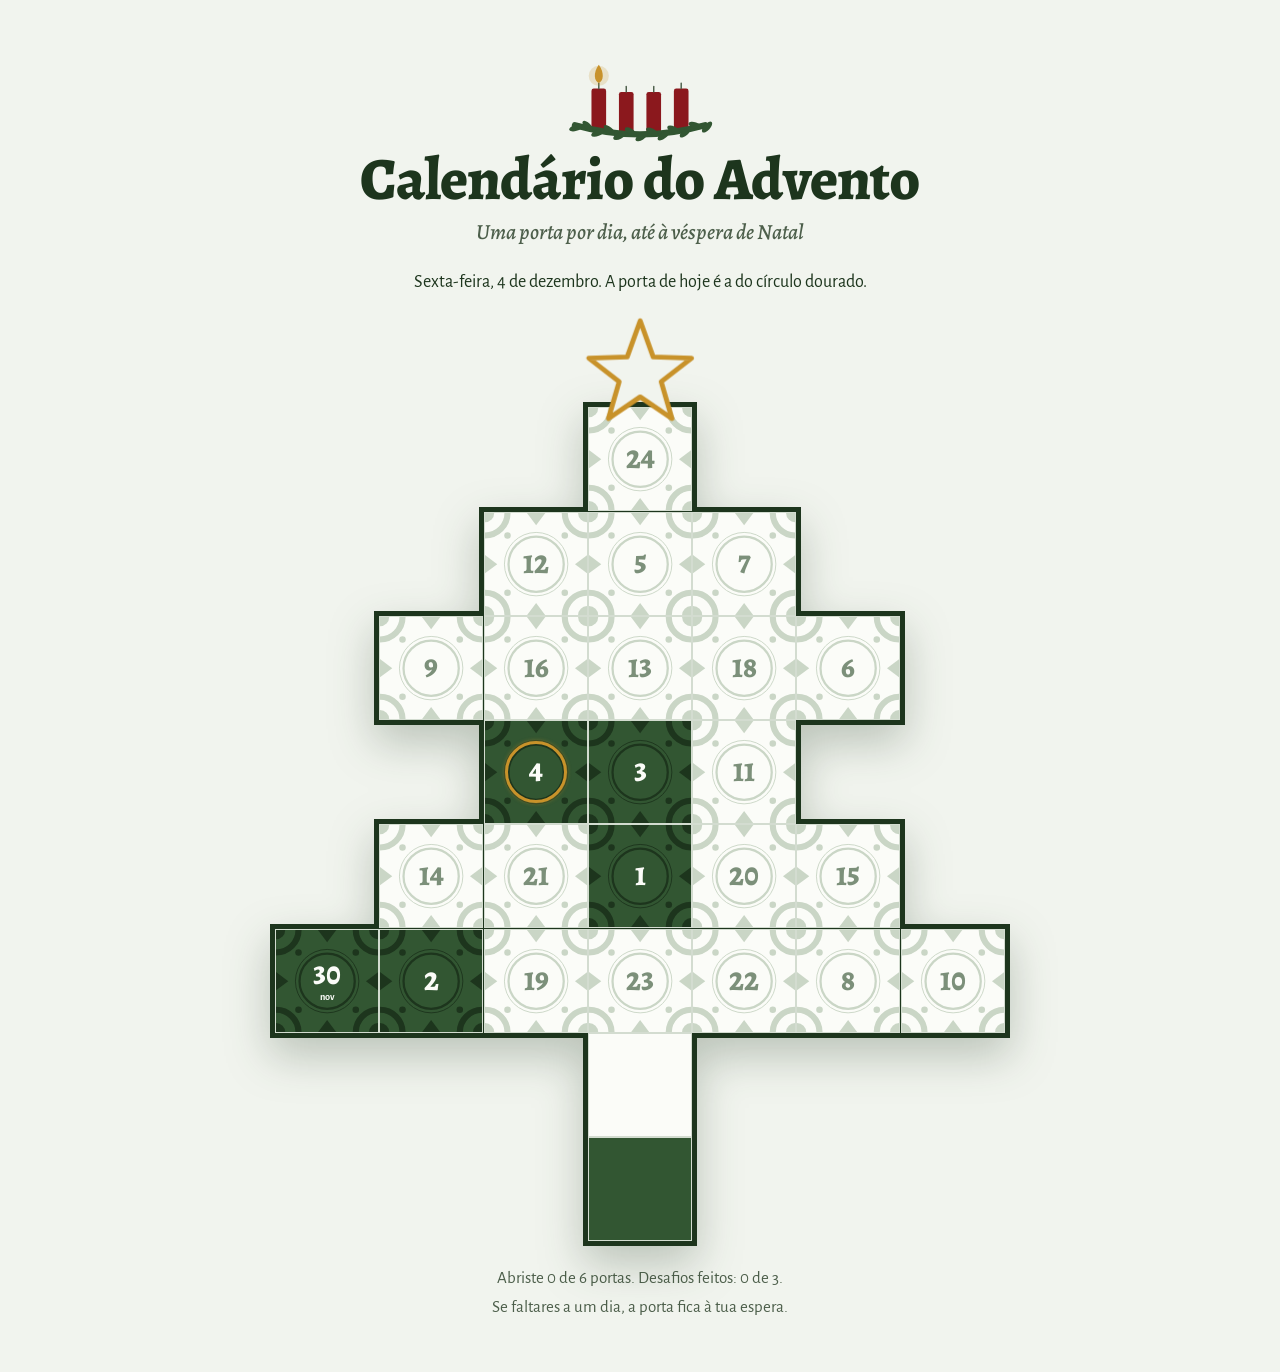
<file: advento-terts-2026.html>
<!DOCTYPE html>
<html lang="pt-PT">
<head>
<meta charset="utf-8">
<meta name="viewport" content="width=device-width, initial-scale=1, viewport-fit=cover">
<title>Calendário do Advento</title>
<!--
  CALENDÁRIO DO ADVENTO
  Para mudar o título, os desafios e as surpresas, procura «CONFIGURAÇÃO»
  mais abaixo, no início do <script>. Não é preciso mexer em mais nada.

  Para testar outro dia, acrescenta ?data=AAAA-MM-DD ao endereço.
  Exemplo: index.html?data=2026-12-07
-->
<link rel="preconnect" href="https://fonts.googleapis.com">
<link rel="preconnect" href="https://fonts.gstatic.com" crossorigin>
<link rel="stylesheet" href="https://fonts.googleapis.com/css2?family=Alegreya:ital,wght@0,500;0,800;1,500&family=Alegreya+Sans:wght@400;500;700&display=swap">
<link rel="icon" href="data:image/svg+xml,%3Csvg xmlns='http://www.w3.org/2000/svg' viewBox='0 0 100 100'%3E%3Ctext y='.9em' font-size='90'%3E%F0%9F%8E%84%3C/text%3E%3C/svg%3E">
<style>
  :root {
    color-scheme: light;
    --pagina: #F1F4EE;
    --tinta: #1D351D;
    --tinta-suave: #4D5F4B;
    --moldura: #1D351D;
    --pinho: #325632;
    --floresta: #1D351D;
    --numero-claro: #FBFCF8;
    --fechado-fundo: #FBFCF8;
    --fechado-padrao: #CAD6C6;
    --num-fechado: #7C907A;
    --argamassa: #D3DCD0;
    --vermelho: #8B181D;
    --bordeaux: #6F0F11;
    --vermelho-texto: #8B181D;
    --pinho-texto: #325632;
    --vela: #8B181D;
    --ouro: #C8922A;
    --rama: #325632;
    --cartao: #FFFFFF;
    --sombra: rgba(29, 53, 29, 0.25);
    --letra-titulo: "Alegreya", Georgia, "Times New Roman", serif;
    --letra-texto: "Alegreya Sans", "Segoe UI", system-ui, -apple-system, sans-serif;
    box-sizing: border-box;
    padding-top: env(safe-area-inset-top, 0px);
    padding-bottom: env(safe-area-inset-bottom, 0px);
  }
  @media (prefers-color-scheme: dark) {
    :root:not([data-theme="light"]) {
      color-scheme: dark;
      --pagina: #1D351D;
      --tinta: #EEF2EA;
      --tinta-suave: #A9BBA6;
      --moldura: #0F1F10;
      --pinho: #325632;
      --floresta: #1D351D;
      --numero-claro: #FBFCF8;
      --fechado-fundo: #E8EDE4;
      --fechado-padrao: #B9C8B5;
      --num-fechado: #6C826A;
      --argamassa: #A3B39F;
      --vermelho: #8B181D;
      --bordeaux: #6F0F11;
      --vermelho-texto: #EE8287;
      --pinho-texto: #A3CFA0;
      --vela: #B0262C;
      --ouro: #E0AC45;
      --rama: #4A7A4A;
      --cartao: #24432A;
      --sombra: rgba(0, 0, 0, 0.5);
    }
  }
  :root[data-theme="dark"] {
    color-scheme: dark;
    --pagina: #1D351D;
    --tinta: #EEF2EA;
    --tinta-suave: #A9BBA6;
    --moldura: #0F1F10;
    --pinho: #325632;
    --floresta: #1D351D;
    --numero-claro: #FBFCF8;
    --fechado-fundo: #E8EDE4;
    --fechado-padrao: #B9C8B5;
    --num-fechado: #6C826A;
    --argamassa: #A3B39F;
    --vermelho: #8B181D;
    --bordeaux: #6F0F11;
    --vermelho-texto: #EE8287;
    --pinho-texto: #A3CFA0;
    --vela: #B0262C;
    --ouro: #E0AC45;
    --rama: #4A7A4A;
    --cartao: #24432A;
    --sombra: rgba(0, 0, 0, 0.5);
  }

  html { scroll-padding-top: env(safe-area-inset-top, 0px); }
  *, *::before, *::after { box-sizing: inherit; }
  [hidden] { display: none !important; }

  body {
    margin: 0;
    background: var(--pagina);
    color: var(--tinta);
    font-family: var(--letra-texto);
    font-size: 1.0625rem;
    line-height: 1.55;
    -webkit-font-smoothing: antialiased;
  }

  /* Aviso do modo de teste */
  .aviso-teste {
    display: flex; flex-wrap: wrap; gap: .5rem 1rem;
    justify-content: center; align-items: center;
    padding: .6rem 1rem;
    background: color-mix(in srgb, var(--vermelho) 13%, var(--pagina));
    color: var(--tinta);
    font-size: .95rem;
    text-align: center;
  }
  .aviso-teste button {
    font: inherit; font-weight: 700;
    background: none; border: 0; padding: .2rem;
    color: var(--tinta); text-decoration: underline; cursor: pointer;
  }

  main {
    max-width: 61rem;
    margin: 0 auto;
    padding: clamp(1.5rem, 5vw, 3.25rem) clamp(.75rem, 4vw, 2rem) 3rem;
  }

  /* Topo */
  .topo { text-align: center; }
  .velas { width: 9.5rem; margin: 0 auto; }
  .velas svg { display: block; width: 100%; height: auto; overflow: visible; }
  .chama { transform-box: fill-box; transform-origin: 50% 100%; animation: tremer 2.6s ease-in-out infinite; }
  .chama:nth-of-type(2n) { animation-duration: 3.1s; }
  @keyframes tremer {
    0%, 100% { transform: scale(1, 1); }
    50% { transform: scale(.93, 1.06); }
  }
  h1 {
    font-family: var(--letra-titulo);
    font-weight: 800;
    font-size: clamp(2.3rem, 7vw, 3.75rem);
    line-height: 1.02;
    letter-spacing: -0.015em;
    margin: .35rem 0 .3rem;
    text-wrap: balance;
  }
  .subtitulo {
    margin: 0;
    font-family: var(--letra-titulo);
    font-style: italic;
    font-weight: 500;
    font-size: clamp(1.15rem, 2.6vw, 1.35rem);
    color: var(--tinta-suave);
  }
  .estado {
    margin: 1.25rem auto 0;
    max-width: 34em;
    font-size: 1.125rem;
    text-wrap: pretty;
  }

  /* Árvore de azulejos */
  .arvore-moldura {
    --cols: 7;
    --contorno: 5px;
    width: min(100%, calc(var(--cols) * 6.5rem));
    margin: clamp(1.25rem, 3vw, 2rem) auto 0;
  }
  @media (max-width: 480px) { .arvore-moldura { --contorno: 4px; } }
  .estrela-linha, .arvore {
    display: grid;
    grid-template-columns: repeat(var(--cols), minmax(0, 1fr));
    gap: 2px;
  }
  .estrela {
    position: relative;
    z-index: 3;
    display: block;
    width: 100%;
    aspect-ratio: 1 / 1;
    margin-bottom: -22%;
    overflow: visible;
    transform: scale(1.2);
    transform-origin: 50% 100%;
    pointer-events: none;
  }
  .estrela path { fill: var(--pagina); stroke: var(--ouro); stroke-width: 4; stroke-linejoin: round; transition: fill .6s ease; }
  .estrela.acesa path { fill: var(--ouro); }
  .estrela.acesa { filter: drop-shadow(0 0 10px color-mix(in srgb, var(--ouro) 70%, transparent)); }
  .arvore {
    filter:
      drop-shadow(var(--contorno) 0 0 var(--moldura))
      drop-shadow(calc(var(--contorno) * -1) 0 0 var(--moldura))
      drop-shadow(0 var(--contorno) 0 var(--moldura))
      drop-shadow(0 calc(var(--contorno) * -1) 0 var(--moldura))
      drop-shadow(0 18px 22px var(--sombra));
  }
  .arvore .azulejo { box-shadow: 0 0 0 1px var(--argamassa); }

  .azulejo {
    position: relative;
    display: block;
    width: 100%;
    aspect-ratio: 1 / 1;
    margin: 0; padding: 0; border: 0;
    background: transparent;
    color: inherit;
    font: inherit;
    cursor: pointer;
    perspective: 800px;
    container-type: inline-size;
    -webkit-tap-highlight-color: transparent;
  }
  .azulejo.bloqueada, .azulejo.decorativo { cursor: default; }
  .azulejo:focus-visible { outline: 3px solid var(--ouro); outline-offset: 2px; z-index: 2; }

  .porta {
    position: absolute; inset: 0;
    transform-style: preserve-3d;
    transition: transform .7s cubic-bezier(.3, .75, .25, 1);
  }
  .azulejo.aberta .porta { transform: rotateY(180deg); }
  @media (hover: hover) {
    .azulejo.disponivel:not(.aberta):hover .porta { transform: rotateY(-14deg); }
  }

  .face {
    position: absolute; inset: 0;
    display: grid; place-items: center;
    overflow: hidden;
    -webkit-backface-visibility: hidden;
    backface-visibility: hidden;
    background: var(--pinho);
    color: var(--floresta);
  }
  .face svg { position: absolute; inset: 0; width: 100%; height: 100%; }
  .frente { transition: color .6s ease, background-color .6s ease; }
  .verso { transform: rotateY(180deg); background: var(--vermelho); color: var(--bordeaux); }

  .rotulo {
    position: relative;
    display: flex; flex-direction: column; align-items: center;
    line-height: 1;
    transition: color .6s ease;
    transition-delay: inherit;
  }
  .frente .rotulo, .verso .rotulo { color: var(--numero-claro); }
  .num {
    font-family: var(--letra-titulo);
    font-weight: 800;
    font-variant-numeric: lining-nums;
    font-size: 1.6rem;
    font-size: 29cqi;
  }
  .mes {
    font-weight: 700;
    font-size: .7rem;
    font-size: 10cqi;
    margin-top: .2em;
  }
  .marca { display: none; font-weight: 700; font-size: .8rem; font-size: 12cqi; margin-top: .15em; }
  .feito .marca { display: block; }
  @container (max-width: 64px) {
    .num { font-size: 34cqi; }
    .mes { display: none; }
  }

  /* Portas fechadas e pintura inicial */
  .bloqueada .frente,
  .parede:not(.pintada) .disponivel .frente { background: var(--fechado-fundo); color: var(--fechado-padrao); }
  .bloqueada .frente .rotulo,
  .parede:not(.pintada) .disponivel .frente .rotulo { color: var(--num-fechado); }

  /* Porta de hoje */
  .hoje .face::after {
    content: "";
    position: absolute;
    inset: 19.5%;
    border-radius: 50%;
    border: max(2px, 3.2cqi) solid var(--ouro);
    box-shadow: 0 0 4cqi color-mix(in srgb, var(--ouro) 55%, transparent);
  }

  /* Rodapé */
  .resumo { margin-top: 1.5rem; text-align: center; color: var(--tinta-suave); }
  .resumo p { margin: .2rem 0; text-wrap: balance; }

  /* Aviso curto */
  .aviso {
    position: fixed;
    left: 50%;
    bottom: calc(1.25rem + env(safe-area-inset-bottom, 0px));
    z-index: 20;
    width: max-content;
    max-width: calc(100vw - 2rem);
    padding: .7rem 1.1rem;
    border-radius: 6px;
    background: var(--tinta);
    color: var(--pagina);
    font-weight: 500;
    text-align: center;
    opacity: 0;
    pointer-events: none;
    transform: translate(-50%, 1rem);
    transition: opacity .2s ease, transform .2s ease;
  }
  .aviso.visivel { opacity: 1; transform: translate(-50%, 0); }

  /* Janela da porta aberta */
  .janela {
    width: min(34rem, calc(100vw - 1.5rem));
    max-height: calc(100dvh - 2rem);
    padding: 0;
    border: 0;
    border-radius: 6px;
    background: var(--cartao);
    color: var(--tinta);
    box-shadow: 0 30px 70px -20px rgba(0, 0, 0, .55);
    overflow: auto;
  }
  .janela::backdrop { background: rgba(14, 28, 15, .62); }
  .faixa {
    display: flex;
    gap: 1px;
    height: 3.25rem;
    overflow: hidden;
    background: var(--bordeaux);
    color: var(--bordeaux);
  }
  .faixa svg { flex: none; width: 3.25rem; height: 3.25rem; background: var(--vermelho); }
  .janela-corpo { padding: 1.4rem clamp(1.1rem, 4vw, 1.9rem) 1.6rem; }
  .janela-data { margin: 0; font-size: .98rem; color: var(--tinta-suave); }
  .etiqueta {
    display: inline-block;
    margin-top: .7rem;
    padding: .18em .7em;
    border-radius: 999px;
    font-size: .88rem;
    font-weight: 700;
  }
  .etiqueta.desafio { color: var(--vermelho-texto); background: color-mix(in srgb, var(--vermelho) 13%, transparent); }
  .etiqueta.surpresa { color: var(--pinho-texto); background: color-mix(in srgb, var(--pinho) 16%, transparent); }
  .janela h2 {
    margin: .55rem 0 .7rem;
    font-family: var(--letra-titulo);
    font-weight: 800;
    font-size: clamp(1.6rem, 5vw, 2.05rem);
    line-height: 1.12;
    text-wrap: balance;
  }
  .janela-texto p { margin: 0 0 .75em; max-width: 60ch; }
  .janela-imagem { display: block; max-width: 100%; height: auto; margin: .25rem 0 .5rem; border-radius: 4px; }
  .acoes { display: flex; flex-wrap: wrap; justify-content: flex-end; gap: .6rem; margin-top: 1.25rem; }
  .botao {
    display: inline-flex; align-items: center; gap: .4em;
    padding: .7em 1.15em;
    border: 2px solid var(--tinta-suave);
    border-radius: 6px;
    background: transparent;
    color: var(--tinta);
    font: inherit;
    font-size: 1rem;
    font-weight: 700;
    line-height: 1.2;
    text-decoration: none;
    cursor: pointer;
  }
  .botao.principal { background: var(--vermelho); border-color: var(--vermelho); color: #fff; }
  .botao.principal:hover { background: var(--bordeaux); border-color: var(--bordeaux); }
  .botao[aria-pressed="true"] { background: var(--pinho); border-color: var(--pinho); color: #fff; }
  .botao:focus-visible { outline: 3px solid var(--ouro); outline-offset: 2px; }

  @media (prefers-reduced-motion: reduce) {
    .porta, .frente, .rotulo, .aviso { transition: none !important; }
    .chama { animation: none; }
  }
</style>
</head>
<body>

<!-- Desenho dos azulejos -->
<svg width="0" height="0" style="position:absolute" aria-hidden="true" focusable="false">
  <symbol id="padrao" viewBox="0 0 100 100">
    <g fill="none" stroke="currentColor" stroke-width="6">
      <circle cx="0" cy="0" r="22"/><circle cx="100" cy="0" r="22"/>
      <circle cx="0" cy="100" r="22"/><circle cx="100" cy="100" r="22"/>
    </g>
    <g fill="currentColor">
      <circle cx="0" cy="0" r="9"/><circle cx="100" cy="0" r="9"/>
      <circle cx="0" cy="100" r="9"/><circle cx="100" cy="100" r="9"/>
      <path d="M50 -12 L59 0 L50 12 L41 0Z"/>
      <path d="M50 88 L59 100 L50 112 L41 100Z"/>
      <path d="M-12 50 L0 41 L12 50 L0 59Z"/>
      <path d="M88 50 L100 41 L112 50 L100 59Z"/>
      <circle cx="22" cy="22" r="3.2"/><circle cx="78" cy="22" r="3.2"/>
      <circle cx="22" cy="78" r="3.2"/><circle cx="78" cy="78" r="3.2"/>
    </g>
    <circle cx="50" cy="50" r="27" fill="none" stroke="currentColor" stroke-width="2.2"/>
    <circle cx="50" cy="50" r="31" fill="none" stroke="currentColor" stroke-width=".9"/>
  </symbol>
  <symbol id="rosacea" viewBox="0 0 100 100">
    <use href="#padrao"/>
    <g fill="currentColor">
      <ellipse cx="50" cy="38" rx="6" ry="11"/><ellipse cx="50" cy="62" rx="6" ry="11"/>
      <ellipse cx="38" cy="50" rx="11" ry="6"/><ellipse cx="62" cy="50" rx="11" ry="6"/>
    </g>
  </symbol>
</svg>

<div class="aviso-teste" id="aviso-teste" hidden>
  <span id="aviso-teste-texto"></span>
  <button type="button" id="limpar">Fechar todas as portas</button>
</div>

<main>
  <header class="topo">
    <div class="velas" id="velas"></div>
    <h1 id="titulo">Calendário do Advento</h1>
    <p class="subtitulo" id="subtitulo"></p>
    <p class="estado" id="estado" aria-live="polite"></p>
  </header>

  <div class="arvore-moldura" id="arvore-moldura">
    <div class="estrela-linha" aria-hidden="true">
      <svg class="estrela" id="estrela" viewBox="0 0 100 100" focusable="false">
        <path d="M50 10 L60.58 39.44 L91.85 40.4 L67.12 59.56 L75.86 89.6 L50 72 L24.14 89.6 L32.88 59.56 L8.15 40.4 L39.42 39.44 Z"/>
      </svg>
    </div>
    <div class="arvore parede" id="parede"></div>
  </div>

  <footer class="resumo" id="resumo"></footer>
</main>

<div class="aviso" id="aviso" role="status" aria-live="polite"></div>

<dialog class="janela" id="janela" aria-labelledby="janela-titulo">
  <div class="faixa" id="faixa" aria-hidden="true"></div>
  <div class="janela-corpo">
    <p class="janela-data" id="janela-data"></p>
    <span class="etiqueta" id="janela-etiqueta"></span>
    <h2 id="janela-titulo"></h2>
    <div class="janela-texto" id="janela-texto"></div>
    <img class="janela-imagem" id="janela-imagem" alt="" hidden>
    <div class="acoes">
      <a class="botao" id="janela-link" target="_blank" rel="noopener" hidden></a>
      <button type="button" class="botao" id="botao-feito" aria-pressed="false" hidden>Marcar como feito</button>
      <button type="button" class="botao principal" id="botao-fechar">Fechar</button>
    </div>
  </div>
</dialog>

<script>
/* =====================================================================
   CONFIGURAÇÃO
   ===================================================================== */

const CONFIG = {
  titulo: "Calendário do Advento",
  subtitulo: "Uma porta por dia, até à véspera de Natal",
  baralharPortas: true   // true = números fora de ordem; false = a árvore enche-se de baixo para cima.
                         // Em ambos os casos, o primeiro dia fica no tronco e o último no topo.
};

/*
  Uma entrada por dia. Campos:
    data      "AAAA-MM-DD" (obrigatório)
    tipo      "desafio" ou "surpresa"
    titulo    texto curto
    texto     texto principal; uma linha em branco (\n) cria um novo parágrafo
  Campos opcionais:
    imagem           caminho ou endereço de uma imagem, ex.: "imagens/dia-10.jpg"
    descricaoImagem  o que a imagem mostra, para leitores de ecrã
    link             endereço a abrir num botão, ex.: a playlist da equipa
    textoLink        texto desse botão, ex.: "Abrir a playlist"

  O Advento de 2026 vai de 29 de novembro (1.º Domingo) a 24 de dezembro.
*/
const PORTAS = [
  { data: "2026-11-29", tipo: "surpresa", titulo: "Começa o Advento",
    texto: "Hoje é o primeiro Domingo do Advento e acende-se a primeira vela da coroa.\nAté 24 de dezembro há uma porta nova por dia: umas trazem surpresas, outras desafios. Boa contagem decrescente!" },
  { data: "2026-11-30", tipo: "desafio", titulo: "Bom dia a sério",
    texto: "Antes do almoço, deseja bom dia a três colegas com quem raramente falas. Pessoalmente vale a dobrar." },
  { data: "2026-12-01", tipo: "surpresa", titulo: "Dia de feriado",
    texto: "Hoje é feriado da Restauração da Independência. Descansa, que a porta de amanhã traz trabalho." },
  { data: "2026-12-02", tipo: "desafio", titulo: "A caneca da equipa",
    texto: "Tira uma fotografia à caneca ou garrafa que usas todos os dias e partilha-a no canal da equipa. Vamos ver quem tem a mais original." },
  { data: "2026-12-03", tipo: "surpresa", titulo: "Pequeno-almoço na copa",
    texto: "Às 10h há café e bolo-rei na copa para toda a gente. Aparece!" },
  { data: "2026-12-04", tipo: "desafio", titulo: "Sexta-feira natalícia",
    texto: "Hoje é dia de vestir algo natalício: uma camisola, um gorro, umas meias. Vale tudo, desde que se note." },
  { data: "2026-12-05", tipo: "surpresa", titulo: "Sugestão para o fim de semana",
    texto: "Que tal visitar um presépio perto de casa? Muitas igrejas e juntas de freguesia montam presépios nesta altura." },
  { data: "2026-12-06", tipo: "surpresa", titulo: "A segunda vela",
    texto: "Segundo Domingo do Advento: já há duas velas acesas na coroa. Faltam 19 dias para o Natal." },
  { data: "2026-12-07", tipo: "desafio", titulo: "Obrigado em atraso",
    texto: "Envia uma mensagem a um colega a agradecer algo que ele fez este ano e que ficou por agradecer." },
  { data: "2026-12-08", tipo: "surpresa", titulo: "Feriado da Imaculada Conceição",
    texto: "Hoje é feriado. Para muitas famílias, é o dia de montar a árvore de Natal e o presépio. Já tens a tua?" },
  { data: "2026-12-09", tipo: "desafio", titulo: "Playlist de Natal",
    texto: "Acrescenta uma música à playlist de Natal da equipa. Regra única: não pode ser uma que já lá esteja." },
  { data: "2026-12-10", tipo: "surpresa", titulo: "Curiosidade do dia",
    texto: "O bolo-rei terá chegado a Portugal no século XIX pela Confeitaria Nacional, em Lisboa, a partir de uma receita francesa." },
  { data: "2026-12-11", tipo: "desafio", titulo: "Secretária festiva",
    texto: "Decora a tua secretária, ou o fundo das tuas videochamadas, com um toque natalício. Partilha uma fotografia até ao fim do dia." },
  { data: "2026-12-12", tipo: "surpresa", titulo: "Receita de fim de semana",
    texto: "Fica a sugestão: rabanadas feitas em casa. Pão da véspera, leite, ovos, açúcar e canela. Quem fizer, mostra uma fotografia na segunda-feira." },
  { data: "2026-12-13", tipo: "surpresa", titulo: "A vela cor-de-rosa",
    texto: "Terceiro Domingo do Advento, chamado Domingo Gaudete: o domingo da alegria. Faltam 12 dias para o Natal." },
  { data: "2026-12-14", tipo: "desafio", titulo: "Quem é quem?",
    texto: "Envia à organização uma fotografia tua em criança até quarta-feira. Na sexta há jogo de adivinhas com todas." },
  { data: "2026-12-15", tipo: "surpresa", titulo: "Chocolate quente",
    texto: "A meio da tarde há chocolate quente na copa. Leva a tua caneca." },
  { data: "2026-12-16", tipo: "desafio", titulo: "Um elogio para começar",
    texto: "Na tua próxima reunião, começa com um elogio sincero a alguém da equipa." },
  { data: "2026-12-17", tipo: "desafio", titulo: "Postal escrito à mão",
    texto: "Escreve um postal de Natal à mão para um colega e deixa-o na secretária dele. Assinado ou anónimo, tu escolhes." },
  { data: "2026-12-18", tipo: "surpresa", titulo: "Adivinha quem é",
    texto: "Hoje revelamos as fotografias de infância. Às 16h, na sala grande ou online: consegues adivinhar quem é quem?" },
  { data: "2026-12-19", tipo: "surpresa", titulo: "Sessão de cinema",
    texto: "Sugestão para hoje: um filme de Natal no sofá, com mantinha. Na segunda-feira, conta qual escolheste." },
  { data: "2026-12-20", tipo: "surpresa", titulo: "A coroa completa",
    texto: "Quarto Domingo do Advento: as quatro velas estão acesas. Faltam 5 dias para o Natal." },
  { data: "2026-12-21", tipo: "desafio", titulo: "Caixa solidária",
    texto: "Traz um bem alimentar ou um brinquedo em bom estado para a caixa solidária na receção. Entregamos tudo antes do Natal." },
  { data: "2026-12-22", tipo: "desafio", titulo: "Um desejo para 2027",
    texto: "Escreve num papel um desejo para a equipa em 2027 e põe-no no frasco da copa. Lemos todos em janeiro." },
  { data: "2026-12-23", tipo: "surpresa", titulo: "Lanche de Natal",
    texto: "Às 16h30 há lanche de Natal para toda a equipa. Obrigado por este ano!" },
  { data: "2026-12-24", tipo: "surpresa", titulo: "Feliz Natal",
    texto: "Chegámos à última porta. Obrigado por teres entrado neste calendário connosco.\nBoas festas e um feliz Natal!" }
];

/* =====================================================================
   Daqui para baixo não é preciso mexer.
   ===================================================================== */
(function () {
  "use strict";

  const MESES_CURTOS = ["jan", "fev", "mar", "abr", "mai", "jun", "jul", "ago", "set", "out", "nov", "dez"];
  const fmtDiaMes = new Intl.DateTimeFormat("pt-PT", { day: "numeric", month: "long" });
  const fmtCompleto = new Intl.DateTimeFormat("pt-PT", { weekday: "long", day: "numeric", month: "long" });
  const reduzirMovimento = window.matchMedia("(prefers-reduced-motion: reduce)").matches;
  const ISO = /^\d{4}-\d{2}-\d{2}$/;
  const SVGNS = "http://www.w3.org/2000/svg";

  const pad = n => String(n).padStart(2, "0");
  const isoLocal = d => `${d.getFullYear()}-${pad(d.getMonth() + 1)}-${pad(d.getDate())}`;
  const paraData = iso => { const [a, m, d] = iso.split("-").map(Number); return new Date(a, m - 1, d); };
  const diaMes = iso => fmtDiaMes.format(paraData(iso));
  const completo = iso => { const t = fmtCompleto.format(paraData(iso)); return t.charAt(0).toUpperCase() + t.slice(1); };
  const diasEntre = (a, b) => Math.round((paraData(b) - paraData(a)) / 86400000);

  function el(tag, classe, texto) {
    const e = document.createElement(tag);
    if (classe) e.className = classe;
    if (texto != null) e.textContent = texto;
    return e;
  }
  function svgUse(id) {
    const s = document.createElementNS(SVGNS, "svg");
    s.setAttribute("viewBox", "0 0 100 100");
    s.setAttribute("aria-hidden", "true");
    s.setAttribute("focusable", "false");
    const u = document.createElementNS(SVGNS, "use");
    u.setAttribute("href", "#" + id);
    s.appendChild(u);
    return s;
  }

  /* ---------- Dados ---------- */
  const vistas = new Set();
  const portas = PORTAS
    .filter(p => p && ISO.test(p.data) && !vistas.has(p.data) && vistas.add(p.data))
    .map(p => Object.assign({}, p, { tipo: p.tipo === "desafio" ? "desafio" : "surpresa" }))
    .sort((a, b) => (a.data < b.data ? -1 : a.data > b.data ? 1 : 0));

  const pedido = new URLSearchParams(location.search).get("data");
  const modoTeste = !!pedido && ISO.test(pedido);
  const hoje = modoTeste ? pedido : isoLocal(new Date());

  document.title = CONFIG.titulo || "Calendário do Advento";
  document.getElementById("titulo").textContent = document.title;
  const sub = document.getElementById("subtitulo");
  if (CONFIG.subtitulo) sub.textContent = CONFIG.subtitulo; else sub.hidden = true;

  if (!portas.length) {
    document.getElementById("estado").textContent = "Ainda não há portas. Acrescenta-as na lista PORTAS deste ficheiro.";
    return;
  }

  const primeira = portas[0].data;
  const ultima = portas[portas.length - 1].data;
  const anoNatal = Number(ultima.slice(0, 4));
  const mesPrincipal = ultima.slice(5, 7);

  /* ---------- Memória do navegador ---------- */
  const CHAVE = "calendario-advento-" + anoNatal;
  let estado = { abertas: [], feitos: [] };
  try {
    const guardado = JSON.parse(localStorage.getItem(CHAVE));
    if (guardado && Array.isArray(guardado.abertas)) {
      estado = { abertas: guardado.abertas, feitos: Array.isArray(guardado.feitos) ? guardado.feitos : [] };
    }
  } catch (e) { /* sem memória disponível: funciona na mesma durante a visita */ }
  function guardar() {
    try { localStorage.setItem(CHAVE, JSON.stringify(estado)); } catch (e) { /* ignorar */ }
  }

  /* ---------- Coroa do Advento ---------- */
  function domingosAdvento(ano) {
    const natal = new Date(ano, 11, 25);
    const recuo = natal.getDay() === 0 ? 7 : natal.getDay();
    const quarto = new Date(ano, 11, 25 - recuo);
    return [21, 14, 7, 0].map(k => isoLocal(new Date(ano, 11, quarto.getDate() - k)));
  }
  function desenharVelas(acesas) {
        const xs = [38, 68, 98, 128];
    const yRama = x => { const t = (x - 12) / 142; return 80 + 40 * t * (1 - t); };
    let s = `<svg viewBox="0 0 166 100" role="img" aria-label="${acesas} de 4 velas da coroa do Advento acesas">`;
    xs.forEach((x, i) => {
      const topo = yRama(x) - 46;
      s += `<rect x="${x - 8}" y="${topo}" width="16" height="48" rx="2.5" style="fill:var(--vela)"/>`;
      s += `<line x1="${x}" y1="${topo}" x2="${x}" y2="${topo - 6}" style="stroke:var(--tinta-suave)" stroke-width="1.6" stroke-linecap="round"/>`;
      if (i < acesas) {
        s += `<g class="chama"><circle cx="${x}" cy="${topo - 14}" r="11" style="fill:var(--ouro)" opacity=".2"/>` +
             `<path d="M${x} ${topo - 26} C${x + 6.5} ${topo - 17} ${x + 5} ${topo - 8} ${x} ${topo - 6} C${x - 5} ${topo - 8} ${x - 6.5} ${topo - 17} ${x} ${topo - 26}Z" style="fill:var(--ouro)"/></g>`;
      }
    });
    s += `<path d="M12 80 Q83 100 154 80" fill="none" style="stroke:var(--rama)" stroke-width="7" stroke-linecap="round"/>`;
    for (let i = 0; i <= 12; i++) {
      const t = i / 12, x = 12 + 142 * t, y = 80 + 40 * t * (1 - t);
      const ang = Math.atan2(40 * (1 - 2 * t), 142) * 180 / Math.PI + (i % 2 ? 32 : -32);
      s += `<ellipse cx="${x.toFixed(1)}" cy="${(y + (i % 2 ? -3 : 3)).toFixed(1)}" rx="7.5" ry="3.4" transform="rotate(${ang.toFixed(1)} ${x.toFixed(1)} ${y.toFixed(1)})" style="fill:var(--rama)"/>`;
    }
    return s + "</svg>";
  }
  const velasAcesas = domingosAdvento(anoNatal).filter(d => d <= hoje).length;
  document.getElementById("velas").innerHTML = desenharVelas(velasAcesas);

  /* ---------- Parede de azulejos ---------- */
  const parede = document.getElementById("parede");
  let primeiraVez = true;

  function gerador(semente) {
    let a = semente >>> 0;
    return function () {
      a = (a + 0x6D2B79F5) >>> 0;
      let t = a;
      t = Math.imul(t ^ (t >>> 15), t | 1);
      t ^= t + Math.imul(t ^ (t >>> 7), t | 61);
      return ((t ^ (t >>> 14)) >>> 0) / 4294967296;
    };
  }
  function baralhar(lista, rnd) {
    for (let i = lista.length - 1; i > 0; i--) {
      const j = Math.floor(rnd() * (i + 1));
      [lista[i], lista[j]] = [lista[j], lista[i]];
    }
  }
  // Copa em andares (1-3-5, 3-5-7, ...) e tronco com 1 a 4 azulejos, conforme o número de portas
  function formaArvore(n) {
    for (let t = 1; ; t++) {
      const linhas = [];
      for (let i = 0; i < t; i++) linhas.push(1 + 2 * i, 3 + 2 * i, 5 + 2 * i);
      const copa = linhas.reduce((a, b) => a + b, 0);
      if (n <= copa + 4 || t >= 6) return { linhas, tronco: Math.max(1, Math.min(4, n - copa)) };
    }
  }
  function criarRotulo(p, comMarca) {
    const r = el("span", "rotulo");
    r.appendChild(el("span", "num", String(Number(p.data.slice(8, 10)))));
    if (p.data.slice(5, 7) !== mesPrincipal) r.appendChild(el("span", "mes", MESES_CURTOS[Number(p.data.slice(5, 7)) - 1]));
    if (comMarca) r.appendChild(el("span", "marca", "✓"));
    return r;
  }
  function criarAzulejo(p) {
    const b = el("button", "azulejo");
    b.type = "button";
    b.dataset.data = p.data;
    const porta = el("span", "porta");
    const frente = el("span", "face frente");
    frente.append(svgUse("padrao"), criarRotulo(p, false));
    const verso = el("span", "face verso");
    verso.append(svgUse("padrao"), criarRotulo(p, true));
    porta.append(frente, verso);
    b.appendChild(porta);
    b.addEventListener("click", () => aoClicar(p, b));
    atualizarAzulejo(b, p);
    return b;
  }
  function criarDecorativo() {
    const d = el("div", "azulejo decorativo");
    d.setAttribute("aria-hidden", "true");
    const f = el("span", "face");
    f.appendChild(svgUse("rosacea"));
    d.appendChild(f);
    return d;
  }
  function atualizarAzulejo(b, p) {
    const fechada = p.data > hoje;
    const aberta = !fechada && estado.abertas.includes(p.data);
    b.classList.toggle("bloqueada", fechada);
    b.classList.toggle("disponivel", !fechada);
    b.classList.toggle("hoje", p.data === hoje);
    b.classList.toggle("aberta", aberta);
    b.classList.toggle("feito", estado.feitos.includes(p.data));
    let desc = diaMes(p.data) + (p.data === hoje ? ", hoje" : "");
    desc += fechada ? ". Ainda fechada." : aberta ? ". Já aberta." : ". Pronta a abrir.";
    b.setAttribute("aria-label", desc);
    if (fechada) b.setAttribute("aria-disabled", "true"); else b.removeAttribute("aria-disabled");
  }
  function azulejoDe(p) {
    return parede.querySelector(`[data-data="${p.data}"]`);
  }
  function construir() {
    const forma = formaArvore(portas.length);
    const cols = Math.max(...forma.linhas);
    const meio = (cols + 1) / 2;
    document.getElementById("arvore-moldura").style.setProperty("--cols", cols);
    document.getElementById("estrela").style.gridColumn = String(meio);

    // Casas da árvore, de cima para baixo
    const copa = [], tronco = [];
    forma.linhas.forEach((largura, r) => {
      const inicio = (cols - largura) / 2 + 1;
      for (let c = 0; c < largura; c++) copa.push({ linha: r + 1, coluna: inicio + c });
    });
    for (let h = 0; h < forma.tronco; h++) tronco.push({ linha: forma.linhas.length + h + 1, coluna: meio });
    const totalLinhas = forma.linhas.length + forma.tronco;

    // O último dia fica no topo e o primeiro na base do tronco
    const conteudo = new Map();
    conteudo.set(copa[0], portas[portas.length - 1]);
    if (portas.length > 1) conteudo.set(tronco[tronco.length - 1], portas[0]);
    const meioPortas = portas.slice(1, -1);
    const restoTronco = tronco.slice(0, -1);
    const restoCopa = copa.slice(1);
    if (CONFIG.baralharPortas) {
      baralhar(meioPortas, gerador(anoNatal));
      restoTronco.forEach(c => { if (meioPortas.length) conteudo.set(c, meioPortas.shift()); });
      const lista = meioPortas.concat(Array(Math.max(0, restoCopa.length - meioPortas.length)).fill(null));
      baralhar(lista, gerador(anoNatal + 1));
      restoCopa.forEach((c, i) => conteudo.set(c, lista[i] || null));
    } else {
      const ordem = restoTronco.slice().reverse()
        .concat(restoCopa.slice().sort((a, b) => b.linha - a.linha || a.coluna - b.coluna));
      ordem.forEach((c, i) => conteudo.set(c, meioPortas[i] || null));
    }

    const pintar = primeiraVez && !reduzirMovimento;
    parede.classList.toggle("pintada", !pintar);
    parede.textContent = "";
    copa.concat(tronco).forEach(c => {
      const p = conteudo.get(c);
      const azulejo = p ? criarAzulejo(p) : criarDecorativo();
      azulejo.style.gridRow = String(c.linha);
      azulejo.style.gridColumn = String(c.coluna);
      if (p && pintar && p.data <= hoje) {
        azulejo.querySelector(".frente").style.transitionDelay = ((totalLinhas - c.linha) * 90) + "ms";
      }
      parede.appendChild(azulejo);
    });
    if (pintar) requestAnimationFrame(() => requestAnimationFrame(() => parede.classList.add("pintada")));
    primeiraVez = false;
  }

  /* ---------- Abrir portas ---------- */
  const janela = document.getElementById("janela");
  const botaoFeito = document.getElementById("botao-feito");
  let portaAtual = null;
  let temporizador;

  function aoClicar(p, b) {
    if (p.data > hoje) {
      mostrarAviso(`Ainda não. Esta porta só abre a ${diaMes(p.data)}.`);
      return;
    }
    if (estado.abertas.includes(p.data)) { abrirJanela(p); return; }
    estado.abertas.push(p.data);
    guardar();
    atualizarAzulejo(b, p);
    atualizarTextos();
    clearTimeout(temporizador);
    temporizador = setTimeout(() => abrirJanela(p), reduzirMovimento ? 0 : 650);
  }
  function abrirJanela(p) {
    clearTimeout(temporizador);
    portaAtual = p;
    document.getElementById("janela-data").textContent = completo(p.data);
    const etiqueta = document.getElementById("janela-etiqueta");
    etiqueta.textContent = p.tipo === "desafio" ? "Desafio" : "Surpresa";
    etiqueta.className = "etiqueta " + p.tipo;
    document.getElementById("janela-titulo").textContent = p.titulo || diaMes(p.data);

    const texto = document.getElementById("janela-texto");
    texto.textContent = "";
    String(p.texto || "").split(/\n+/).map(s => s.trim()).filter(Boolean)
      .forEach(par => texto.appendChild(el("p", null, par)));

    const img = document.getElementById("janela-imagem");
    if (p.imagem) { img.src = p.imagem; img.alt = p.descricaoImagem || ""; img.hidden = false; }
    else { img.hidden = true; img.removeAttribute("src"); }

    const link = document.getElementById("janela-link");
    if (p.link) { link.href = p.link; link.textContent = p.textoLink || "Abrir ligação"; link.hidden = false; }
    else link.hidden = true;

    botaoFeito.hidden = p.tipo !== "desafio";
    atualizarBotaoFeito();
    if (!janela.open) janela.showModal();
    document.getElementById("botao-fechar").focus();
  }
  function atualizarBotaoFeito() {
    const feito = !!portaAtual && estado.feitos.includes(portaAtual.data);
    botaoFeito.setAttribute("aria-pressed", feito ? "true" : "false");
    botaoFeito.textContent = feito ? "Feito ✓" : "Marcar como feito";
  }
  botaoFeito.addEventListener("click", () => {
    if (!portaAtual) return;
    const i = estado.feitos.indexOf(portaAtual.data);
    if (i >= 0) estado.feitos.splice(i, 1); else estado.feitos.push(portaAtual.data);
    guardar();
    atualizarBotaoFeito();
    const b = azulejoDe(portaAtual);
    if (b) atualizarAzulejo(b, portaAtual);
    atualizarTextos();
  });
  document.getElementById("botao-fechar").addEventListener("click", () => janela.close());
  janela.addEventListener("click", e => { if (e.target === janela) janela.close(); });
  janela.addEventListener("close", () => {
    const b = portaAtual && azulejoDe(portaAtual);
    if (b) b.focus({ preventScroll: true });
  });

  const faixa = document.getElementById("faixa");
  for (let i = 0; i < 12; i++) faixa.appendChild(svgUse("padrao"));

  /* ---------- Textos ---------- */
  function atualizarTextos() {
    let frase;
    if (hoje < primeira) {
      const n = diasEntre(hoje, primeira);
      frase = `O calendário começa a ${diaMes(primeira)}. ${n === 1 ? "Falta 1 dia." : `Faltam ${n} dias.`}`;
    } else if (hoje > ultima) {
      frase = "O Advento terminou, mas todas as portas continuam abertas para espreitar. Feliz Natal!";
    } else if (!portas.some(p => p.data === hoje)) {
      frase = "Hoje não há porta nova. As dos dias anteriores continuam à tua espera.";
    } else if (estado.abertas.includes(hoje)) {
      frase = hoje === ultima ? "Já abriste a última porta. Feliz Natal!" : "Já abriste a porta de hoje. Amanhã há outra.";
    } else {
      frase = `${completo(hoje)}. A porta de hoje é a do círculo dourado.`;
    }
    document.getElementById("estado").textContent = frase;

    const resumo = document.getElementById("resumo");
    resumo.textContent = "";
    const disponiveis = portas.filter(p => p.data <= hoje);
    if (!disponiveis.length) return;
    const abertas = disponiveis.filter(p => estado.abertas.includes(p.data)).length;
    const desafios = disponiveis.filter(p => p.tipo === "desafio");
    const feitos = desafios.filter(p => estado.feitos.includes(p.data)).length;
    let linha = `Abriste ${abertas} de ${disponiveis.length} ${disponiveis.length === 1 ? "porta" : "portas"}.`;
    if (desafios.length) linha += ` Desafios feitos: ${feitos} de ${desafios.length}.`;
    resumo.appendChild(el("p", null, linha));
    if (hoje <= ultima) resumo.appendChild(el("p", null, "Se faltares a um dia, a porta fica à tua espera."));
  }

  const aviso = document.getElementById("aviso");
  let tAviso;
  function mostrarAviso(t) {
    aviso.textContent = t;
    aviso.classList.add("visivel");
    clearTimeout(tAviso);
    tAviso = setTimeout(() => aviso.classList.remove("visivel"), 2600);
  }

  /* ---------- Modo de teste ---------- */
  if (modoTeste) {
    const ano = hoje.slice(0, 4);
    document.getElementById("aviso-teste-texto").textContent =
      `Modo de teste: a simular ${fmtCompleto.format(paraData(hoje))} de ${ano}. Para voltar à data real, retira ?data= do endereço.`;
    document.getElementById("aviso-teste").hidden = false;
    document.getElementById("limpar").addEventListener("click", () => {
      estado = { abertas: [], feitos: [] };
      guardar();
      construir();
      atualizarTextos();
      mostrarAviso("Todas as portas voltaram a fechar.");
    });
  }

  /* ---------- Arranque ---------- */
  document.getElementById("estrela").classList.toggle("acesa", hoje >= ultima);
  construir();
  atualizarTextos();
})();
</script>
</body>
</html>
</file>
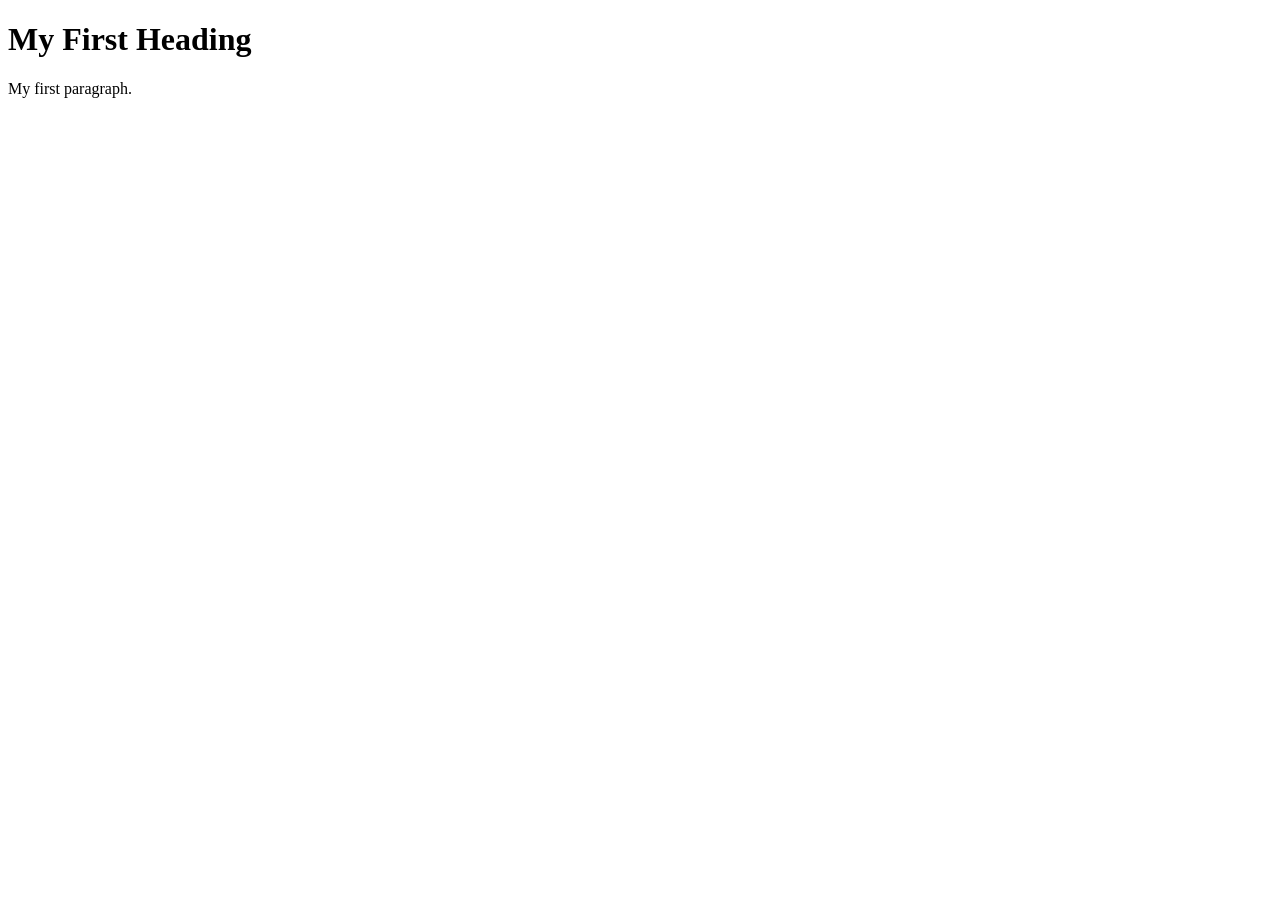
<file: Example1.html>
<!DOCTYPE html>
<html>

<!-- Richard Davies, Data Science -->

<!-- CODING LESSON NUMBER 1 -->
<!-- Commenting your code is vital, vital, vital -->

<!-- This is how you add comments to HTML -->

<!-- You can also include
multi - line comments
if you find that useful -->

<!-- To turn text into a comment, use the=is short-cut: CTRL & the "/" key (command + "/" on Mac)-->


<!-- HOW HTML WORKS - THE BASICS -->
<!-- HTML files have two fundamental parts. (1) The head, (2) The body -->

<!-- The head contains things that you do not see on the page -->

<head>
    <title>Page Title</title>
</head>

<!-- The body contains thigs you see -->
<!-- Most elements both open and close, with the content in the middle -->
<!-- Indenting is optional, but helps with readability -->
<body>
    <h1>My First Heading</h1>
    <p>My first paragraph.</p>
</body>
</html>
</file>
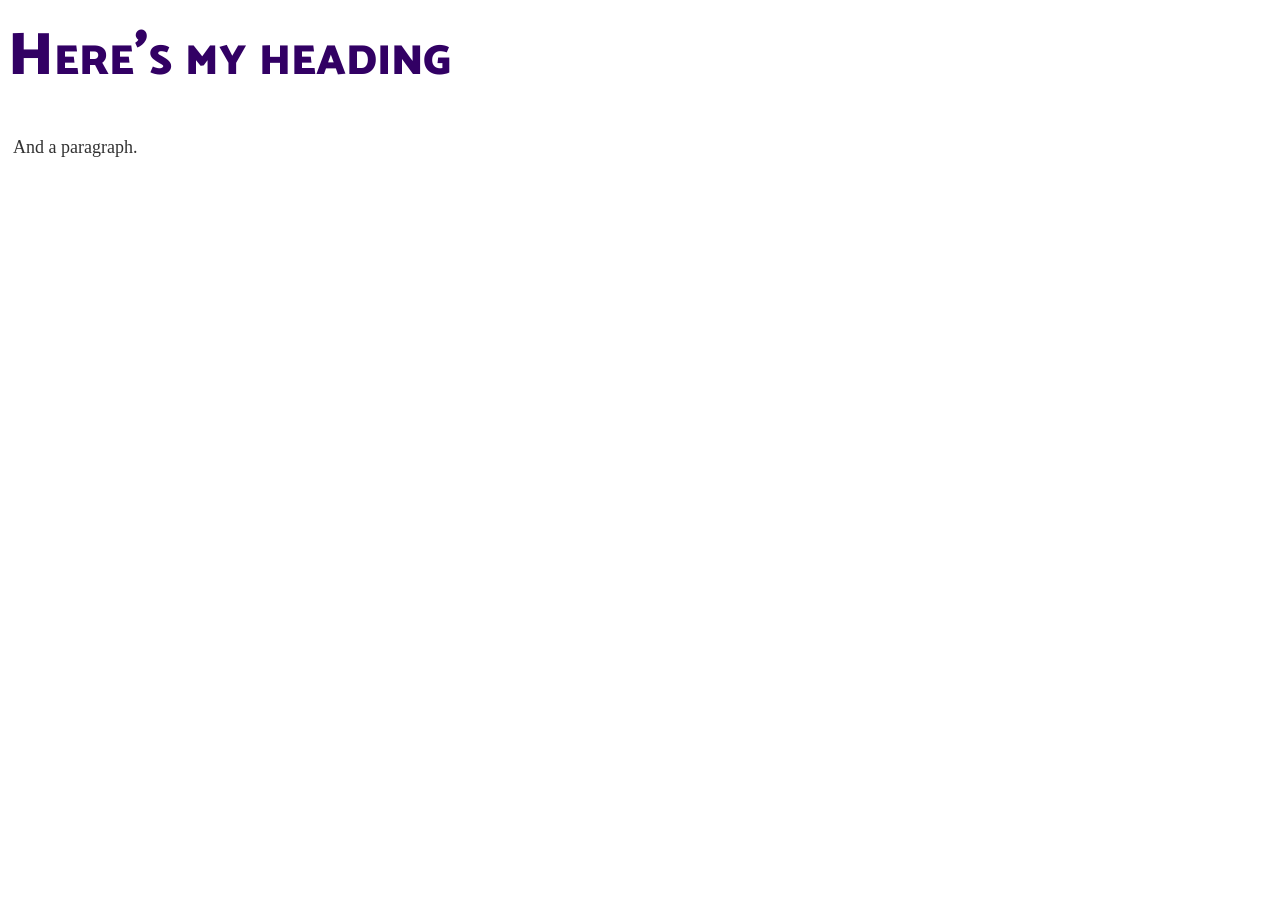
<file: Example2.html>
<!DOCTYPE html>

<!-- Richard Davies, Data Science -->

<html>

<head>
    <title>Second Example</title>

<!-- Link to my CSS file -->
<!-- The link needs to point to the CSS file, so it needs to be in the right place -->
    <link rel="stylesheet" href="Example2.css">
</head>


<body>

<h1>Here's my heading</h1>
<p>And a paragraph.</p>

</body>
</html>
</file>
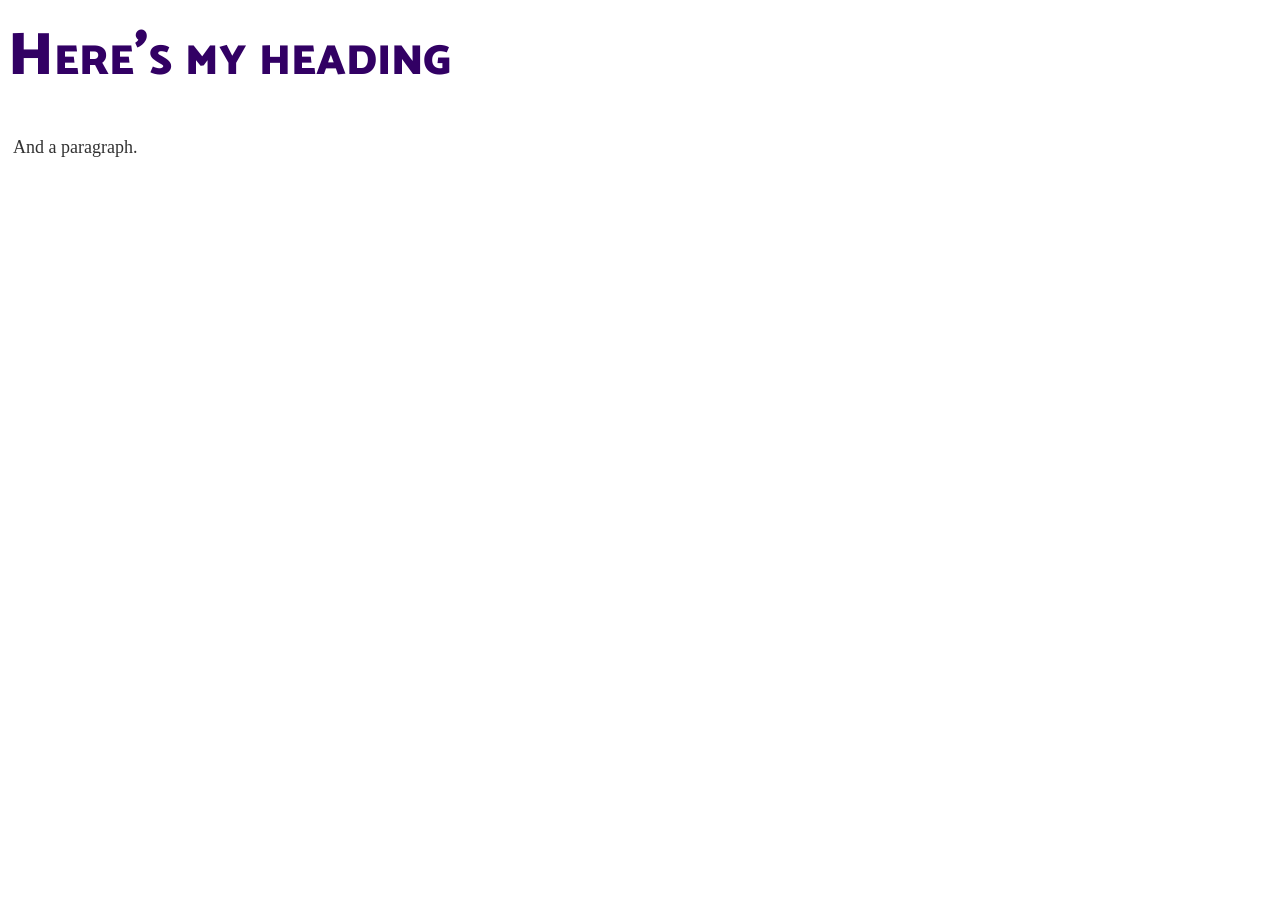
<file: week 1/Example2.html>
<!DOCTYPE html>

<!-- Richard Davies, Data Science -->

<html>

<head>
    <title>Second Example</title>

<!-- Link to my CSS file -->
<!-- The link needs to point to the CSS file, so it needs to be in the right place -->
    <link rel="stylesheet" href="Example2.css">
</head>


<body>

<h1>Here's my heading</h1>
<p>And a paragraph.</p>

</body>
</html>
</file>
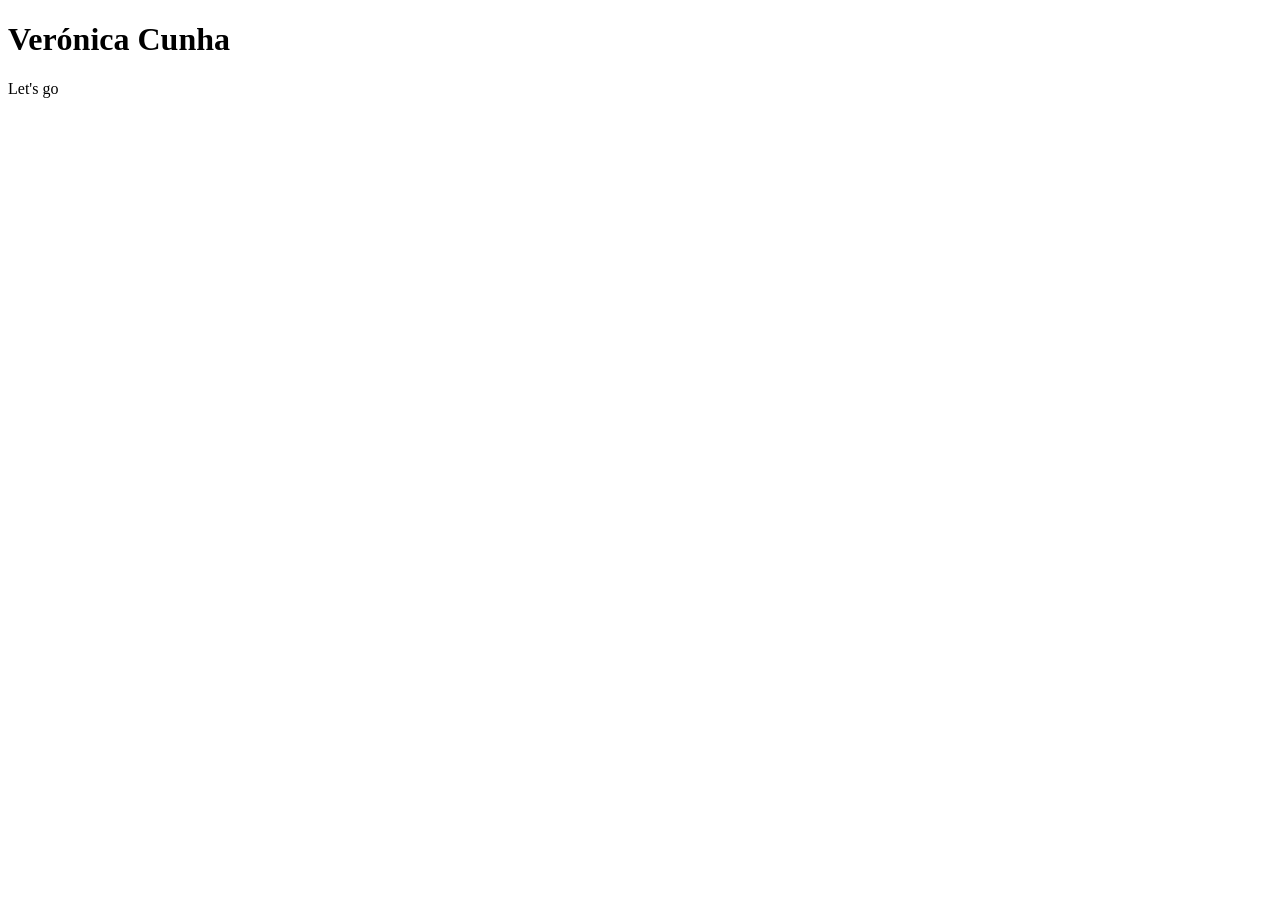
<file: week 1/first_try.html>
<!DOCTYPE html>
<html>

<!-- Richard Davies, Data Science -->

<!-- CODING LESSON NUMBER 1 -->
<!-- Commenting your code is vital, vital, vital -->

<!-- This is how you add comments to HTML -->

<!-- You can also include
multi - line comments
if you find that useful -->

<!-- To turn text into a comment, use this short-cut: CTRL & the "/" key (command + "/" on Mac)-->


<!-- HOW HTML WORKS - THE BASICS -->
<!-- HTML files have two fundamental parts. (1) The head, (2) The body -->

<!-- The head contains things that you do not see on the page -->

<head>
    <title>Page Title</title>
</head>

<!-- The body contains thigs you see -->
<!-- Most elements both open and close, with the content in the middle -->
<!-- Indenting is optional, but helps with readability -->
<body>
    <h1>Verónica Cunha</h1>
    <p>Let's go</p>
</body>
</html>
</file>
<file: Example2.css>
/* Richard Davies */
/* Data Science */

/* This is a comment in CSS */

/* This is a 
multi line comment */

/* CSS files can be used to access e.g. fonts */
@import url('https://fonts.googleapis.com/css2?family=Catamaran:wght@900&display=swap');


/* Format my paragraph */
p {
	font-size: 18px;
	margin: 5px 5px;
	line-height: 22.4px;
	color: #323232;
}

/* Format my heading */
h1 {
	font-family: "Catamaran";
	font-variant: small-caps;
	font-size: 60px;
	color: #320064;
	font-weight: 900;
	margin: 0px 0px 30px 0px;
}
</file>
<file: week 1/Example2.css>
/* Richard Davies */
/* Data Science */

/* This is a comment in CSS */

/* This is a 
multi line comment */

/* CSS files can be used to access e.g. fonts */
@import url('https://fonts.googleapis.com/css2?family=Catamaran:wght@900&display=swap');


/* Format my paragraph */
p {
	font-size: 18px;
	margin: 5px 5px;
	line-height: 22.4px;
	color: #323232;
}

/* Format my heading */
h1 {
	font-family: "Catamaran";
	font-variant: small-caps;
	font-size: 60px;
	color: #320064;
	font-weight: 900;
	margin: 0px 0px 30px 0px;
}
</file>
